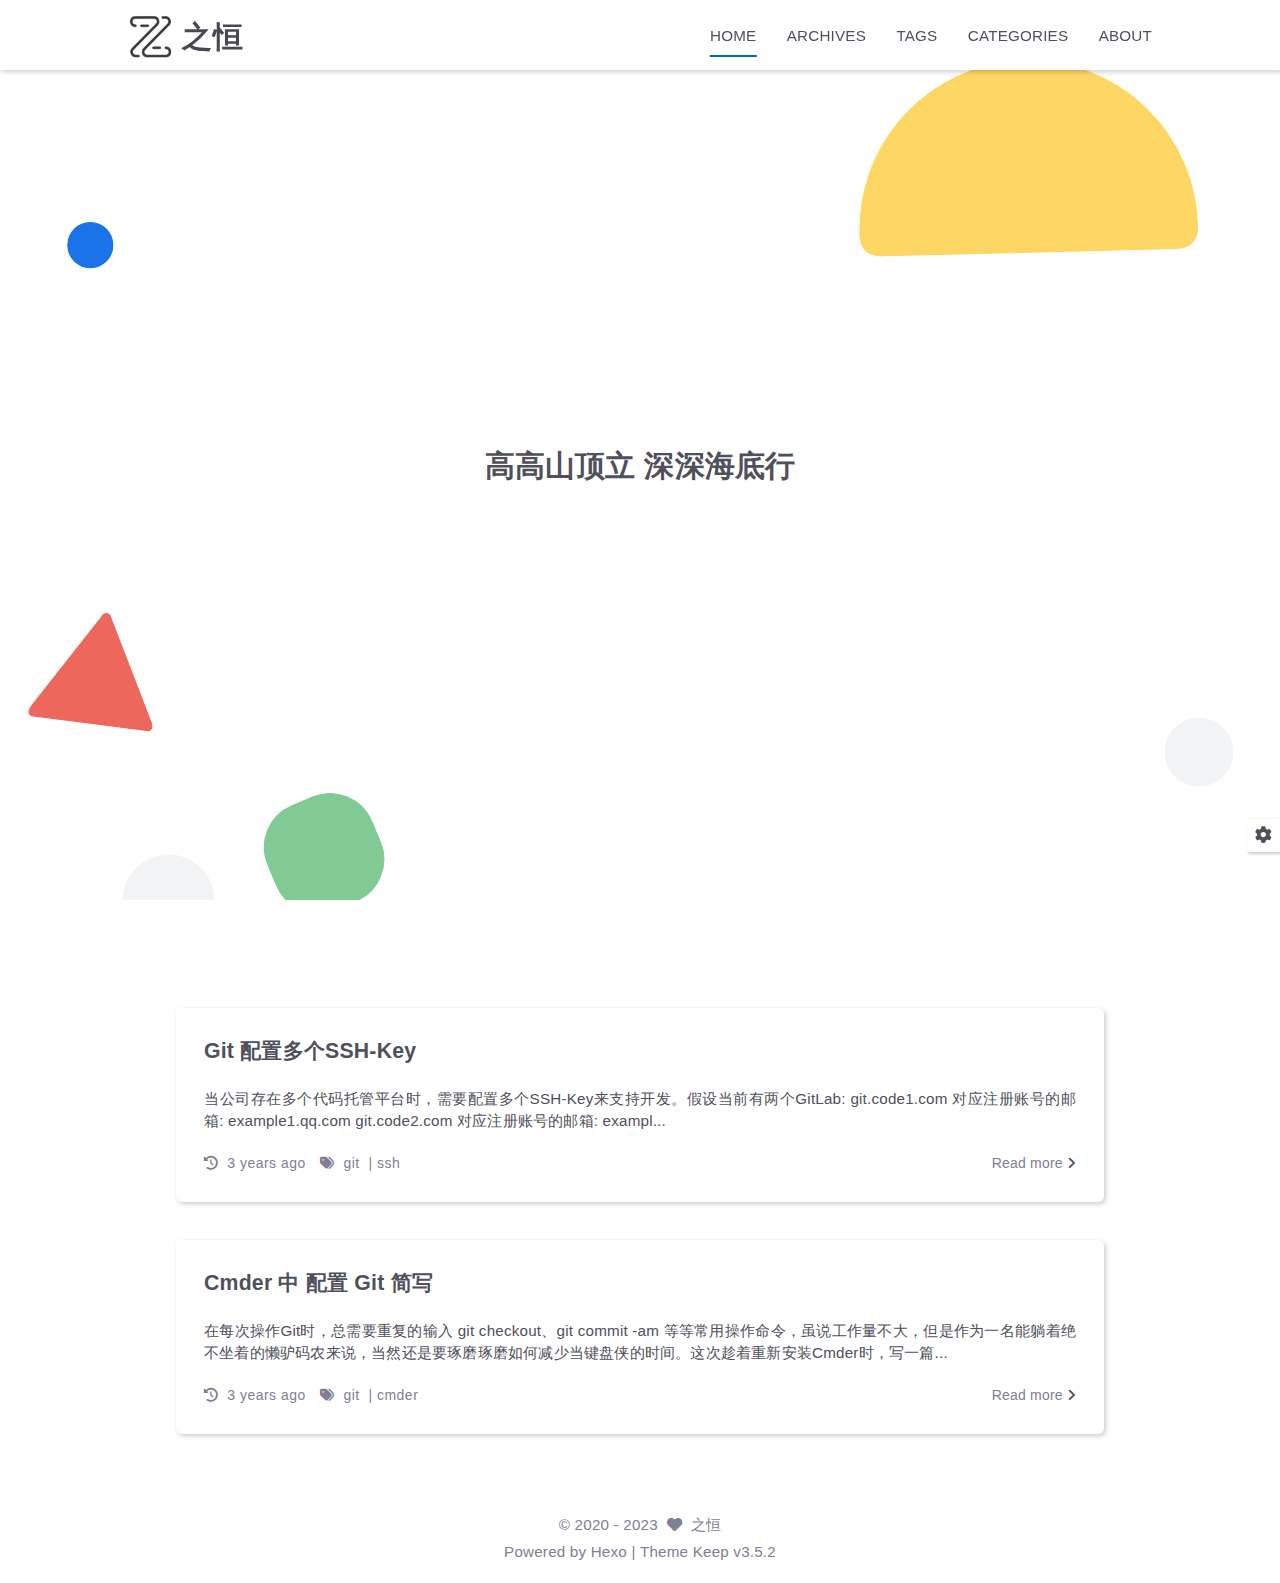
<file: index.html>
<!DOCTYPE html>
<html lang="en">
<head>
    <meta charset="utf-8">
    <meta name="viewport" content="width=device-width, initial-scale=1, maximum-scale=1">
    <meta name="keywords" content="Hexo Theme Keep">
    <meta name="description" content="Hexo Theme Keep">
    <meta name="author" content="之恒">
    
    <title>
        
        之恒
    </title>
    
<link rel="stylesheet" href="/css/style.css">

    <link rel="shortcut icon" href="/images/logo.png">
    
<link rel="stylesheet" href="/fontawesome/css/fontawesome.min.css">

    
<link rel="stylesheet" href="/fontawesome/css/regular.min.css">

    
<link rel="stylesheet" href="/fontawesome/css/solid.min.css">

    
<link rel="stylesheet" href="/fontawesome/css/brands.min.css">

    <script id="hexo-configurations">
    let KEEP = window.KEEP || {};
    KEEP.hexo_config = {"hostname":"example.com","root":"/","language":"en"};
    KEEP.theme_config = {"toc":{"enable":false,"number":false,"expand_all":false,"init_open":false},"style":{"primary_color":"#0066cc","logo":"/images/logo.png","favicon":"/images/logo.png","avatar":"/images/avatar.png","font_size":null,"font_family":null,"hover":{"shadow":false,"scale":false},"first_screen":{"enable":true,"header_transparent":false,"background_img":"/images/bg.svg","description":"高高山顶立 深深海底行","font_color":null,"hitokoto":false},"scroll":{"progress_bar":true,"percent":true}},"local_search":{"enable":false,"preload":false},"code_copy":{},"code_block":{"tools":{"enable":false,"style":"default"},"highlight_theme":"default"},"side_tools":{},"pjax":{"enable":false},"lazyload":{"enable":false},"comment":{"enable":false,"use":"valine","valine":{"appid":null,"appkey":null,"placeholder":null},"gitalk":{"github_id":null,"github_admins":null,"repository":null,"client_id":null,"client_secret":null},"twikoo":{"env_id":null,"region":null,"version":"1.6.7"},"waline":{"server_url":null,"reaction":false,"version":2}},"post":{"author_label":{"enable":true,"auto":true,"custom_label_list":["Trainee","Engineer","Architect"]},"word_count":{"enable":false,"wordcount":false,"min2read":false},"img_align":"left","copyright_info":false},"version":"3.5.2"};
    KEEP.language_ago = {"second":"%s seconds ago","minute":"%s minutes ago","hour":"%s hours ago","day":"%s days ago","week":"%s weeks ago","month":"%s months ago","year":"%s years ago"};
    KEEP.language_code_block = {"copy":"Copy code","copied":"Copied","fold":"Fold code block","folded":"Folded"};
  </script>
<meta name="generator" content="Hexo 5.4.2"></head>


<body>
<div class="progress-bar-container">
    
        <span class="scroll-progress-bar"></span>
    

    
</div>


<main class="page-container">

    
        
<div class="first-screen-container flex-center fade-in-down-animation">
    <div class="content flex-center">
        
            <div class="description hitokoto">
                
                    <div class="desc-item">高高山顶立 深深海底行</div>
                
            </div>
        
        
        
    </div>
</div>

    

    <div class="page-main-content is-home">

        <div class="page-main-content-top">
            
<header class="header-wrapper">

    <div class="header-content has-first-screen">
        <div class="left">
            
                <a class="logo-image" href="/">
                    <img src="/images/logo.png">
                </a>
            
            <a class="logo-title" href="/">
               之恒
            </a>
        </div>

        <div class="right">
            <div class="pc">
                <ul class="menu-list">
                    
                        <li class="menu-item">
                            <a class="active"
                               href="/"
                            >
                                HOME
                            </a>
                        </li>
                    
                        <li class="menu-item">
                            <a class=""
                               href="/archives"
                            >
                                ARCHIVES
                            </a>
                        </li>
                    
                        <li class="menu-item">
                            <a class=""
                               href="/tags"
                            >
                                TAGS
                            </a>
                        </li>
                    
                        <li class="menu-item">
                            <a class=""
                               href="/categories"
                            >
                                CATEGORIES
                            </a>
                        </li>
                    
                        <li class="menu-item">
                            <a class=""
                               href="/about"
                            >
                                ABOUT
                            </a>
                        </li>
                    
                    
                </ul>
            </div>
            <div class="mobile">
                
                <div class="icon-item menu-bar">
                    <div class="menu-bar-middle"></div>
                </div>
            </div>
        </div>
    </div>

    <div class="header-drawer">
        <ul class="drawer-menu-list">
            
                <li class="drawer-menu-item flex-center">
                    <a class="active"
                       href="/">HOME</a>
                </li>
            
                <li class="drawer-menu-item flex-center">
                    <a class=""
                       href="/archives">ARCHIVES</a>
                </li>
            
                <li class="drawer-menu-item flex-center">
                    <a class=""
                       href="/tags">TAGS</a>
                </li>
            
                <li class="drawer-menu-item flex-center">
                    <a class=""
                       href="/categories">CATEGORIES</a>
                </li>
            
                <li class="drawer-menu-item flex-center">
                    <a class=""
                       href="/about">ABOUT</a>
                </li>
            
        </ul>
    </div>

    <div class="window-mask"></div>

</header>


        </div>

        <div class="page-main-content-middle">

            <div class="main-content">

                
                    <div class="home-content-container fade-in-down-animation">
    <ul class="home-article-list">
        
            <li class="home-article-item">

                

                <h3 class="home-article-title">
                    <a href="/2023/01/09/git-ssh-multiple/">
                        Git 配置多个SSH-Key
                    </a>
                </h3>

                <div class="home-article-content keep-markdown-body">
                    
                        
当公司存在多个代码托管平台时，需要配置多个SSH-Key来支持开发。假设当前有两个GitLab:  

git.code1.com 对应注册账号的邮箱: example1.qq.com
git.code2.com 对应注册账号的邮箱: exampl...
                    
                </div>

                
<div class="home-article-meta-info-container">
    <div class="home-article-meta-info">
        <span>
            <i class="fas fa-history"></i>&nbsp;
            <span class="home-article-date" data-date="Mon Jan 09 2023 18:25:17 GMT+0800">
                2023-01-09
            </span>
        </span>
        
        
            <span class="home-article-tag">
                <i class="fas fa-tags"></i>&nbsp;
                <ul>
                    
                        <li>
                            
                            <a href="/tags/git/">git</a>&nbsp;
                        </li>
                    
                        <li>
                            | 
                            <a href="/tags/ssh/">ssh</a>&nbsp;
                        </li>
                    
                </ul>
            </span>
        
    </div>

    <a class="read-more" href="/2023/01/09/git-ssh-multiple/">Read more&nbsp;<i class="fas fa-angle-right"></i></a>
</div>

            </li>
        
            <li class="home-article-item">

                

                <h3 class="home-article-title">
                    <a href="/2023/01/08/cmder-git-abbreviation/">
                        Cmder 中 配置 Git 简写
                    </a>
                </h3>

                <div class="home-article-content keep-markdown-body">
                    
                        
在每次操作Git时，总需要重复的输入 git checkout、git commit -am 等等常用操作命令，虽说工作量不大，但是作为一名能躺着绝不坐着的懒驴码农来说，当然还是要琢磨琢磨如何减少当键盘侠的时间。这次趁着重新安装Cmder时，写一篇...
                    
                </div>

                
<div class="home-article-meta-info-container">
    <div class="home-article-meta-info">
        <span>
            <i class="fas fa-history"></i>&nbsp;
            <span class="home-article-date" data-date="Tue Jan 10 2023 11:09:05 GMT+0800">
                2023-01-10
            </span>
        </span>
        
        
            <span class="home-article-tag">
                <i class="fas fa-tags"></i>&nbsp;
                <ul>
                    
                        <li>
                            
                            <a href="/tags/git/">git</a>&nbsp;
                        </li>
                    
                        <li>
                            | 
                            <a href="/tags/cmder/">cmder</a>&nbsp;
                        </li>
                    
                </ul>
            </span>
        
    </div>

    <a class="read-more" href="/2023/01/08/cmder-git-abbreviation/">Read more&nbsp;<i class="fas fa-angle-right"></i></a>
</div>

            </li>
        
    </ul>

    <div class="home-paginator">
        <div class="paginator">
    

    
</div>

    </div>
</div>


                
            </div>

        </div>

        <div class="page-main-content-bottom">
            
<footer class="footer">
    <div class="info-container">
        <div class="copyright-info info-item">
            &copy;
            
                <span>2020</span> -
            
            2023
            
                &nbsp;<i class="fas fa-heart icon-animate"></i>
                &nbsp;<a href="/">之恒</a>
            
        </div>
        
        <div class="theme-info info-item">
            Powered by <a target="_blank" href="https://hexo.io">Hexo</a>&nbsp;|&nbsp;Theme&nbsp;<a class="theme-version" target="_blank" href="https://github.com/XPoet/hexo-theme-keep">Keep v3.5.2</a>
        </div>
        
        
    </div>
</footer>

        </div>
    </div>

    

    <div class="right-bottom-side-tools">
        <div class="side-tools-container">
    <ul class="side-tools-list">
        <li class="tools-item tool-font-adjust-plus flex-center">
            <i class="fas fa-search-plus"></i>
        </li>

        <li class="tools-item tool-font-adjust-minus flex-center">
            <i class="fas fa-search-minus"></i>
        </li>

        <li class="tools-item tool-dark-light-toggle flex-center">
            <i class="fas fa-moon"></i>
        </li>

        <!-- rss -->
        

        

        <li class="tools-item tool-scroll-to-bottom flex-center">
            <i class="fas fa-arrow-down"></i>
        </li>
    </ul>

    <ul class="exposed-tools-list">
        <li class="tools-item tool-toggle-show flex-center">
            <i class="fas fa-cog fa-spin"></i>
        </li>
        
            <li class="tools-item tool-scroll-to-top flex-center">
                <i class="arrow-up fas fa-arrow-up"></i>
                <span class="percent"></span>
            </li>
        
    </ul>
</div>

    </div>

    <div class="zoom-in-image-mask">
    <img class="zoom-in-image">
</div>


    

</main>





<script src="/js/utils.js"></script>

<script src="/js/main.js"></script>

<script src="/js/header-shrink.js"></script>

<script src="/js/back2top.js"></script>

<script src="/js/dark-light-toggle.js"></script>










<div class="post-scripts">
    
</div>



</body>
</html>
</file>
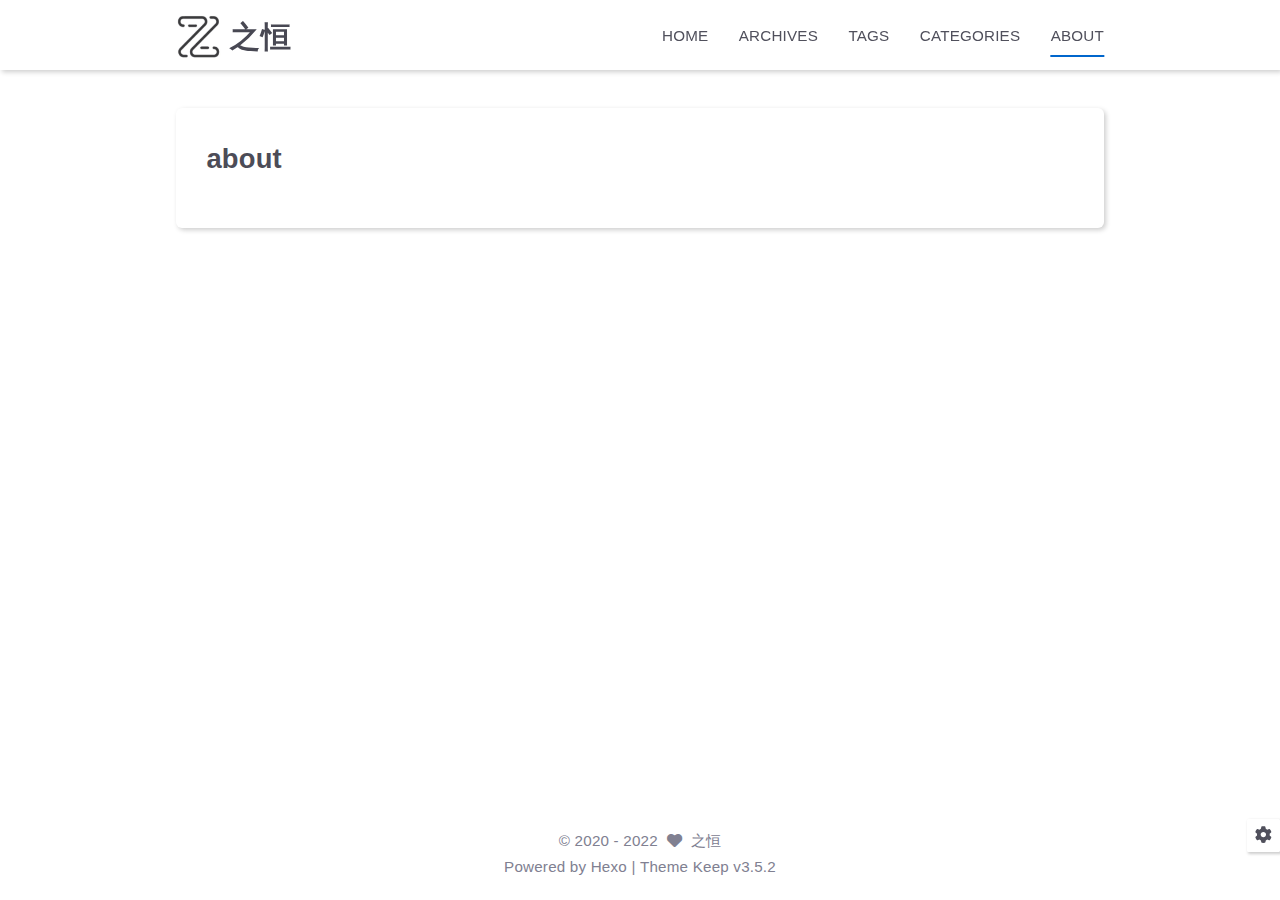
<file: about/index.html>
<!DOCTYPE html>
<html lang="en">
<head>
    <meta charset="utf-8">
    <meta name="viewport" content="width=device-width, initial-scale=1, maximum-scale=1">
    <meta name="keywords" content="Hexo Theme Keep">
    <meta name="description" content="Hexo Theme Keep">
    <meta name="author" content="之恒">
    
    <title>
        
            About |
        
        之恒
    </title>
    
<link rel="stylesheet" href="/css/style.css">

    <link rel="shortcut icon" href="/images/logo.png">
    
<link rel="stylesheet" href="/fontawesome/css/fontawesome.min.css">

    
<link rel="stylesheet" href="/fontawesome/css/regular.min.css">

    
<link rel="stylesheet" href="/fontawesome/css/solid.min.css">

    
<link rel="stylesheet" href="/fontawesome/css/brands.min.css">

    <script id="hexo-configurations">
    let KEEP = window.KEEP || {};
    KEEP.hexo_config = {"hostname":"example.com","root":"/","language":"en"};
    KEEP.theme_config = {"toc":{"enable":false,"number":false,"expand_all":false,"init_open":false},"style":{"primary_color":"#0066cc","logo":"/images/logo.png","favicon":"/images/logo.png","avatar":"/images/avatar.png","font_size":null,"font_family":null,"hover":{"shadow":false,"scale":false},"first_screen":{"enable":true,"header_transparent":false,"background_img":"/images/bg.svg","description":"高高山顶立 深深海底行","font_color":null,"hitokoto":false},"scroll":{"progress_bar":false,"percent":false}},"local_search":{"enable":false,"preload":false},"code_copy":{},"code_block":{"tools":{"enable":false,"style":"default"},"highlight_theme":"default"},"side_tools":{},"pjax":{"enable":false},"lazyload":{"enable":false},"comment":{"enable":false,"use":"valine","valine":{"appid":null,"appkey":null,"placeholder":null},"gitalk":{"github_id":null,"github_admins":null,"repository":null,"client_id":null,"client_secret":null},"twikoo":{"env_id":null,"region":null,"version":"1.6.7"},"waline":{"server_url":null,"reaction":false,"version":2}},"post":{"author_label":{"enable":true,"auto":true,"custom_label_list":["Trainee","Engineer","Architect"]},"word_count":{"enable":false,"wordcount":false,"min2read":false},"img_align":"left","copyright_info":false},"version":"3.5.2"};
    KEEP.language_ago = {"second":"%s seconds ago","minute":"%s minutes ago","hour":"%s hours ago","day":"%s days ago","week":"%s weeks ago","month":"%s months ago","year":"%s years ago"};
    KEEP.language_code_block = {"copy":"Copy code","copied":"Copied","fold":"Fold code block","folded":"Folded"};
  </script>
<meta name="generator" content="Hexo 5.4.2"></head>


<body>
<div class="progress-bar-container">
    

    
</div>


<main class="page-container">

    

    <div class="page-main-content">

        <div class="page-main-content-top">
            
<header class="header-wrapper">

    <div class="header-content">
        <div class="left">
            
                <a class="logo-image" href="/">
                    <img src="/images/logo.png">
                </a>
            
            <a class="logo-title" href="/">
               之恒
            </a>
        </div>

        <div class="right">
            <div class="pc">
                <ul class="menu-list">
                    
                        <li class="menu-item">
                            <a class=""
                               href="/"
                            >
                                HOME
                            </a>
                        </li>
                    
                        <li class="menu-item">
                            <a class=""
                               href="/archives"
                            >
                                ARCHIVES
                            </a>
                        </li>
                    
                        <li class="menu-item">
                            <a class=""
                               href="/tags"
                            >
                                TAGS
                            </a>
                        </li>
                    
                        <li class="menu-item">
                            <a class=""
                               href="/categories"
                            >
                                CATEGORIES
                            </a>
                        </li>
                    
                        <li class="menu-item">
                            <a class="active"
                               href="/about"
                            >
                                ABOUT
                            </a>
                        </li>
                    
                    
                </ul>
            </div>
            <div class="mobile">
                
                <div class="icon-item menu-bar">
                    <div class="menu-bar-middle"></div>
                </div>
            </div>
        </div>
    </div>

    <div class="header-drawer">
        <ul class="drawer-menu-list">
            
                <li class="drawer-menu-item flex-center">
                    <a class=""
                       href="/">HOME</a>
                </li>
            
                <li class="drawer-menu-item flex-center">
                    <a class=""
                       href="/archives">ARCHIVES</a>
                </li>
            
                <li class="drawer-menu-item flex-center">
                    <a class=""
                       href="/tags">TAGS</a>
                </li>
            
                <li class="drawer-menu-item flex-center">
                    <a class=""
                       href="/categories">CATEGORIES</a>
                </li>
            
                <li class="drawer-menu-item flex-center">
                    <a class="active"
                       href="/about">ABOUT</a>
                </li>
            
        </ul>
    </div>

    <div class="window-mask"></div>

</header>


        </div>

        <div class="page-main-content-middle">

            <div class="main-content">

                
                    
<div class="fade-in-down-animation">
    <div class="page-template-container">
        
        
        <div class="page-template-content keep-markdown-body">
            
                <h1>about</h1>
            
        </div>
        
    </div>
</div>


                
            </div>

        </div>

        <div class="page-main-content-bottom">
            
<footer class="footer">
    <div class="info-container">
        <div class="copyright-info info-item">
            &copy;
            
                <span>2020</span> -
            
            2022
            
                &nbsp;<i class="fas fa-heart icon-animate"></i>
                &nbsp;<a href="/">之恒</a>
            
        </div>
        
        <div class="theme-info info-item">
            Powered by <a target="_blank" href="https://hexo.io">Hexo</a>&nbsp;|&nbsp;Theme&nbsp;<a class="theme-version" target="_blank" href="https://github.com/XPoet/hexo-theme-keep">Keep v3.5.2</a>
        </div>
        
        
    </div>
</footer>

        </div>
    </div>

    

    <div class="right-bottom-side-tools">
        <div class="side-tools-container">
    <ul class="side-tools-list">
        <li class="tools-item tool-font-adjust-plus flex-center">
            <i class="fas fa-search-plus"></i>
        </li>

        <li class="tools-item tool-font-adjust-minus flex-center">
            <i class="fas fa-search-minus"></i>
        </li>

        <li class="tools-item tool-dark-light-toggle flex-center">
            <i class="fas fa-moon"></i>
        </li>

        <!-- rss -->
        

        
            <li class="tools-item tool-scroll-to-top flex-center">
                <i class="fas fa-arrow-up"></i>
            </li>
        

        <li class="tools-item tool-scroll-to-bottom flex-center">
            <i class="fas fa-arrow-down"></i>
        </li>
    </ul>

    <ul class="exposed-tools-list">
        <li class="tools-item tool-toggle-show flex-center">
            <i class="fas fa-cog fa-spin"></i>
        </li>
        
    </ul>
</div>

    </div>

    <div class="zoom-in-image-mask">
    <img class="zoom-in-image">
</div>


    

</main>




<script src="/js/utils.js"></script>

<script src="/js/main.js"></script>

<script src="/js/header-shrink.js"></script>

<script src="/js/back2top.js"></script>

<script src="/js/dark-light-toggle.js"></script>










<div class="post-scripts">
    
</div>



</body>
</html>
</file>
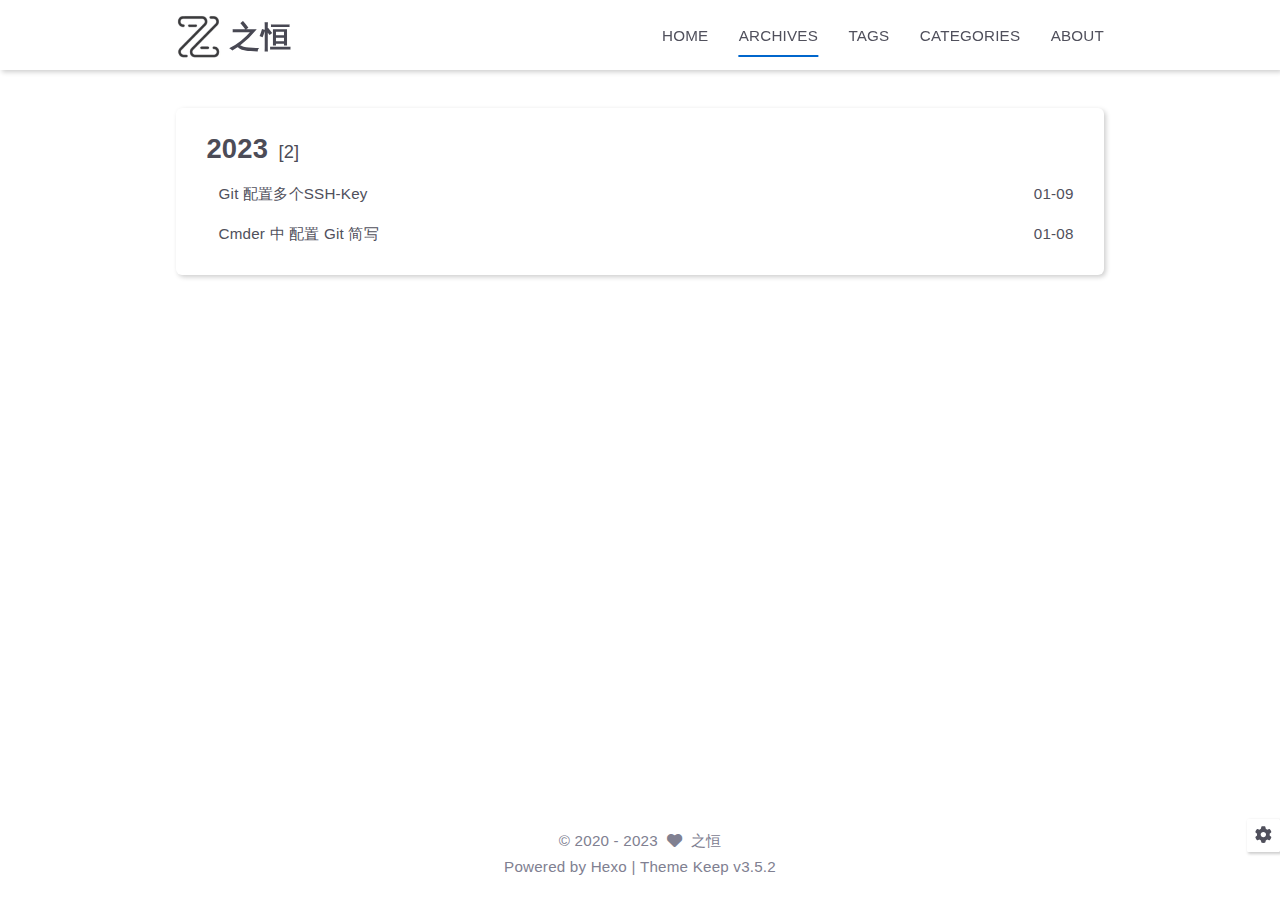
<file: archives/index.html>
<!DOCTYPE html>
<html lang="en">
<head>
    <meta charset="utf-8">
    <meta name="viewport" content="width=device-width, initial-scale=1, maximum-scale=1">
    <meta name="keywords" content="Hexo Theme Keep">
    <meta name="description" content="Hexo Theme Keep">
    <meta name="author" content="之恒">
    
    <title>
        
            Archive |
        
        之恒
    </title>
    
<link rel="stylesheet" href="/css/style.css">

    <link rel="shortcut icon" href="/images/logo.png">
    
<link rel="stylesheet" href="/fontawesome/css/fontawesome.min.css">

    
<link rel="stylesheet" href="/fontawesome/css/regular.min.css">

    
<link rel="stylesheet" href="/fontawesome/css/solid.min.css">

    
<link rel="stylesheet" href="/fontawesome/css/brands.min.css">

    <script id="hexo-configurations">
    let KEEP = window.KEEP || {};
    KEEP.hexo_config = {"hostname":"example.com","root":"/","language":"en"};
    KEEP.theme_config = {"toc":{"enable":false,"number":false,"expand_all":false,"init_open":false},"style":{"primary_color":"#0066cc","logo":"/images/logo.png","favicon":"/images/logo.png","avatar":"/images/avatar.png","font_size":null,"font_family":null,"hover":{"shadow":false,"scale":false},"first_screen":{"enable":true,"header_transparent":false,"background_img":"/images/bg.svg","description":"高高山顶立 深深海底行","font_color":null,"hitokoto":false},"scroll":{"progress_bar":true,"percent":true}},"local_search":{"enable":false,"preload":false},"code_copy":{},"code_block":{"tools":{"enable":false,"style":"default"},"highlight_theme":"default"},"side_tools":{},"pjax":{"enable":false},"lazyload":{"enable":false},"comment":{"enable":false,"use":"valine","valine":{"appid":null,"appkey":null,"placeholder":null},"gitalk":{"github_id":null,"github_admins":null,"repository":null,"client_id":null,"client_secret":null},"twikoo":{"env_id":null,"region":null,"version":"1.6.7"},"waline":{"server_url":null,"reaction":false,"version":2}},"post":{"author_label":{"enable":true,"auto":true,"custom_label_list":["Trainee","Engineer","Architect"]},"word_count":{"enable":false,"wordcount":false,"min2read":false},"img_align":"left","copyright_info":false},"version":"3.5.2"};
    KEEP.language_ago = {"second":"%s seconds ago","minute":"%s minutes ago","hour":"%s hours ago","day":"%s days ago","week":"%s weeks ago","month":"%s months ago","year":"%s years ago"};
    KEEP.language_code_block = {"copy":"Copy code","copied":"Copied","fold":"Fold code block","folded":"Folded"};
  </script>
<meta name="generator" content="Hexo 5.4.2"></head>


<body>
<div class="progress-bar-container">
    
        <span class="scroll-progress-bar"></span>
    

    
</div>


<main class="page-container">

    

    <div class="page-main-content">

        <div class="page-main-content-top">
            
<header class="header-wrapper">

    <div class="header-content">
        <div class="left">
            
                <a class="logo-image" href="/">
                    <img src="/images/logo.png">
                </a>
            
            <a class="logo-title" href="/">
               之恒
            </a>
        </div>

        <div class="right">
            <div class="pc">
                <ul class="menu-list">
                    
                        <li class="menu-item">
                            <a class=""
                               href="/"
                            >
                                HOME
                            </a>
                        </li>
                    
                        <li class="menu-item">
                            <a class="active"
                               href="/archives"
                            >
                                ARCHIVES
                            </a>
                        </li>
                    
                        <li class="menu-item">
                            <a class=""
                               href="/tags"
                            >
                                TAGS
                            </a>
                        </li>
                    
                        <li class="menu-item">
                            <a class=""
                               href="/categories"
                            >
                                CATEGORIES
                            </a>
                        </li>
                    
                        <li class="menu-item">
                            <a class=""
                               href="/about"
                            >
                                ABOUT
                            </a>
                        </li>
                    
                    
                </ul>
            </div>
            <div class="mobile">
                
                <div class="icon-item menu-bar">
                    <div class="menu-bar-middle"></div>
                </div>
            </div>
        </div>
    </div>

    <div class="header-drawer">
        <ul class="drawer-menu-list">
            
                <li class="drawer-menu-item flex-center">
                    <a class=""
                       href="/">HOME</a>
                </li>
            
                <li class="drawer-menu-item flex-center">
                    <a class="active"
                       href="/archives">ARCHIVES</a>
                </li>
            
                <li class="drawer-menu-item flex-center">
                    <a class=""
                       href="/tags">TAGS</a>
                </li>
            
                <li class="drawer-menu-item flex-center">
                    <a class=""
                       href="/categories">CATEGORIES</a>
                </li>
            
                <li class="drawer-menu-item flex-center">
                    <a class=""
                       href="/about">ABOUT</a>
                </li>
            
        </ul>
    </div>

    <div class="window-mask"></div>

</header>


        </div>

        <div class="page-main-content-middle">

            <div class="main-content">

                
                    <div class="fade-in-down-animation">
    <div class="archive-container ">
        
<div class="archive-list-container">
    
        <section class="archive-item">
            <div class="archive-item-header">
                <span class="archive-year">2023</span>
                <span class="archive-year-post-count">[2]</span>
            </div>
            <ul class="article-list">
                
                    <li class="article-item">
                        <a class="article-title"
                           href="/2023/01/09/git-ssh-multiple/"
                        >Git 配置多个SSH-Key</a>
                        <span class="article-date">01-09</span>
                    </li>
                
                    <li class="article-item">
                        <a class="article-title"
                           href="/2023/01/08/cmder-git-abbreviation/"
                        >Cmder 中 配置 Git 简写</a>
                        <span class="article-date">01-08</span>
                    </li>
                
            </ul>
        </section>
    
</div>

    </div>
</div>

                
            </div>

        </div>

        <div class="page-main-content-bottom">
            
<footer class="footer">
    <div class="info-container">
        <div class="copyright-info info-item">
            &copy;
            
                <span>2020</span> -
            
            2023
            
                &nbsp;<i class="fas fa-heart icon-animate"></i>
                &nbsp;<a href="/">之恒</a>
            
        </div>
        
        <div class="theme-info info-item">
            Powered by <a target="_blank" href="https://hexo.io">Hexo</a>&nbsp;|&nbsp;Theme&nbsp;<a class="theme-version" target="_blank" href="https://github.com/XPoet/hexo-theme-keep">Keep v3.5.2</a>
        </div>
        
        
    </div>
</footer>

        </div>
    </div>

    

    <div class="right-bottom-side-tools">
        <div class="side-tools-container">
    <ul class="side-tools-list">
        <li class="tools-item tool-font-adjust-plus flex-center">
            <i class="fas fa-search-plus"></i>
        </li>

        <li class="tools-item tool-font-adjust-minus flex-center">
            <i class="fas fa-search-minus"></i>
        </li>

        <li class="tools-item tool-dark-light-toggle flex-center">
            <i class="fas fa-moon"></i>
        </li>

        <!-- rss -->
        

        

        <li class="tools-item tool-scroll-to-bottom flex-center">
            <i class="fas fa-arrow-down"></i>
        </li>
    </ul>

    <ul class="exposed-tools-list">
        <li class="tools-item tool-toggle-show flex-center">
            <i class="fas fa-cog fa-spin"></i>
        </li>
        
            <li class="tools-item tool-scroll-to-top flex-center">
                <i class="arrow-up fas fa-arrow-up"></i>
                <span class="percent"></span>
            </li>
        
    </ul>
</div>

    </div>

    <div class="zoom-in-image-mask">
    <img class="zoom-in-image">
</div>


    

</main>




<script src="/js/utils.js"></script>

<script src="/js/main.js"></script>

<script src="/js/header-shrink.js"></script>

<script src="/js/back2top.js"></script>

<script src="/js/dark-light-toggle.js"></script>










<div class="post-scripts">
    
</div>



</body>
</html>
</file>
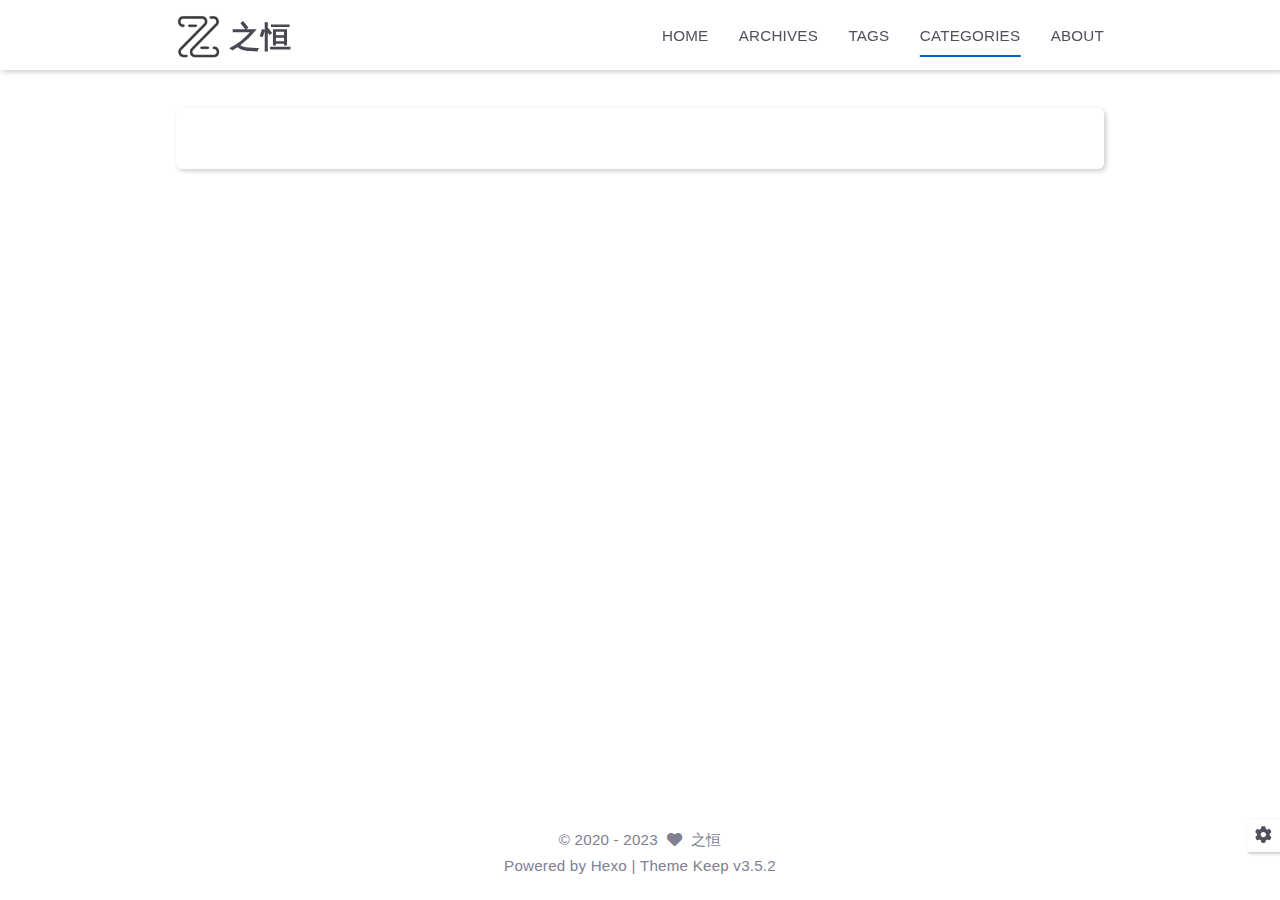
<file: categories/index.html>
<!DOCTYPE html>
<html lang="en">
<head>
    <meta charset="utf-8">
    <meta name="viewport" content="width=device-width, initial-scale=1, maximum-scale=1">
    <meta name="keywords" content="Hexo Theme Keep">
    <meta name="description" content="Hexo Theme Keep">
    <meta name="author" content="之恒">
    
    <title>
        
            Categories |
        
        之恒
    </title>
    
<link rel="stylesheet" href="/css/style.css">

    <link rel="shortcut icon" href="/images/logo.png">
    
<link rel="stylesheet" href="/fontawesome/css/fontawesome.min.css">

    
<link rel="stylesheet" href="/fontawesome/css/regular.min.css">

    
<link rel="stylesheet" href="/fontawesome/css/solid.min.css">

    
<link rel="stylesheet" href="/fontawesome/css/brands.min.css">

    <script id="hexo-configurations">
    let KEEP = window.KEEP || {};
    KEEP.hexo_config = {"hostname":"example.com","root":"/","language":"en"};
    KEEP.theme_config = {"toc":{"enable":false,"number":false,"expand_all":false,"init_open":false},"style":{"primary_color":"#0066cc","logo":"/images/logo.png","favicon":"/images/logo.png","avatar":"/images/avatar.png","font_size":null,"font_family":null,"hover":{"shadow":false,"scale":false},"first_screen":{"enable":true,"header_transparent":false,"background_img":"/images/bg.svg","description":"高高山顶立 深深海底行","font_color":null,"hitokoto":false},"scroll":{"progress_bar":true,"percent":true}},"local_search":{"enable":false,"preload":false},"code_copy":{},"code_block":{"tools":{"enable":false,"style":"default"},"highlight_theme":"default"},"side_tools":{},"pjax":{"enable":false},"lazyload":{"enable":false},"comment":{"enable":false,"use":"valine","valine":{"appid":null,"appkey":null,"placeholder":null},"gitalk":{"github_id":null,"github_admins":null,"repository":null,"client_id":null,"client_secret":null},"twikoo":{"env_id":null,"region":null,"version":"1.6.7"},"waline":{"server_url":null,"reaction":false,"version":2}},"post":{"author_label":{"enable":true,"auto":true,"custom_label_list":["Trainee","Engineer","Architect"]},"word_count":{"enable":false,"wordcount":false,"min2read":false},"img_align":"left","copyright_info":false},"version":"3.5.2"};
    KEEP.language_ago = {"second":"%s seconds ago","minute":"%s minutes ago","hour":"%s hours ago","day":"%s days ago","week":"%s weeks ago","month":"%s months ago","year":"%s years ago"};
    KEEP.language_code_block = {"copy":"Copy code","copied":"Copied","fold":"Fold code block","folded":"Folded"};
  </script>
<meta name="generator" content="Hexo 5.4.2"></head>


<body>
<div class="progress-bar-container">
    
        <span class="scroll-progress-bar"></span>
    

    
</div>


<main class="page-container">

    

    <div class="page-main-content">

        <div class="page-main-content-top">
            
<header class="header-wrapper">

    <div class="header-content">
        <div class="left">
            
                <a class="logo-image" href="/">
                    <img src="/images/logo.png">
                </a>
            
            <a class="logo-title" href="/">
               之恒
            </a>
        </div>

        <div class="right">
            <div class="pc">
                <ul class="menu-list">
                    
                        <li class="menu-item">
                            <a class=""
                               href="/"
                            >
                                HOME
                            </a>
                        </li>
                    
                        <li class="menu-item">
                            <a class=""
                               href="/archives"
                            >
                                ARCHIVES
                            </a>
                        </li>
                    
                        <li class="menu-item">
                            <a class=""
                               href="/tags"
                            >
                                TAGS
                            </a>
                        </li>
                    
                        <li class="menu-item">
                            <a class="active"
                               href="/categories"
                            >
                                CATEGORIES
                            </a>
                        </li>
                    
                        <li class="menu-item">
                            <a class=""
                               href="/about"
                            >
                                ABOUT
                            </a>
                        </li>
                    
                    
                </ul>
            </div>
            <div class="mobile">
                
                <div class="icon-item menu-bar">
                    <div class="menu-bar-middle"></div>
                </div>
            </div>
        </div>
    </div>

    <div class="header-drawer">
        <ul class="drawer-menu-list">
            
                <li class="drawer-menu-item flex-center">
                    <a class=""
                       href="/">HOME</a>
                </li>
            
                <li class="drawer-menu-item flex-center">
                    <a class=""
                       href="/archives">ARCHIVES</a>
                </li>
            
                <li class="drawer-menu-item flex-center">
                    <a class=""
                       href="/tags">TAGS</a>
                </li>
            
                <li class="drawer-menu-item flex-center">
                    <a class="active"
                       href="/categories">CATEGORIES</a>
                </li>
            
                <li class="drawer-menu-item flex-center">
                    <a class=""
                       href="/about">ABOUT</a>
                </li>
            
        </ul>
    </div>

    <div class="window-mask"></div>

</header>


        </div>

        <div class="page-main-content-middle">

            <div class="main-content">

                
                    <div class="fade-in-down-animation">
    <div class="category-list-container">
        <div class="category-list-content">
            
        </div>
        <div class="category-comments">
            
        </div>
    </div>
</div>


                
            </div>

        </div>

        <div class="page-main-content-bottom">
            
<footer class="footer">
    <div class="info-container">
        <div class="copyright-info info-item">
            &copy;
            
                <span>2020</span> -
            
            2023
            
                &nbsp;<i class="fas fa-heart icon-animate"></i>
                &nbsp;<a href="/">之恒</a>
            
        </div>
        
        <div class="theme-info info-item">
            Powered by <a target="_blank" href="https://hexo.io">Hexo</a>&nbsp;|&nbsp;Theme&nbsp;<a class="theme-version" target="_blank" href="https://github.com/XPoet/hexo-theme-keep">Keep v3.5.2</a>
        </div>
        
        
    </div>
</footer>

        </div>
    </div>

    

    <div class="right-bottom-side-tools">
        <div class="side-tools-container">
    <ul class="side-tools-list">
        <li class="tools-item tool-font-adjust-plus flex-center">
            <i class="fas fa-search-plus"></i>
        </li>

        <li class="tools-item tool-font-adjust-minus flex-center">
            <i class="fas fa-search-minus"></i>
        </li>

        <li class="tools-item tool-dark-light-toggle flex-center">
            <i class="fas fa-moon"></i>
        </li>

        <!-- rss -->
        

        

        <li class="tools-item tool-scroll-to-bottom flex-center">
            <i class="fas fa-arrow-down"></i>
        </li>
    </ul>

    <ul class="exposed-tools-list">
        <li class="tools-item tool-toggle-show flex-center">
            <i class="fas fa-cog fa-spin"></i>
        </li>
        
            <li class="tools-item tool-scroll-to-top flex-center">
                <i class="arrow-up fas fa-arrow-up"></i>
                <span class="percent"></span>
            </li>
        
    </ul>
</div>

    </div>

    <div class="zoom-in-image-mask">
    <img class="zoom-in-image">
</div>


    

</main>




<script src="/js/utils.js"></script>

<script src="/js/main.js"></script>

<script src="/js/header-shrink.js"></script>

<script src="/js/back2top.js"></script>

<script src="/js/dark-light-toggle.js"></script>










<div class="post-scripts">
    
</div>



</body>
</html>
</file>
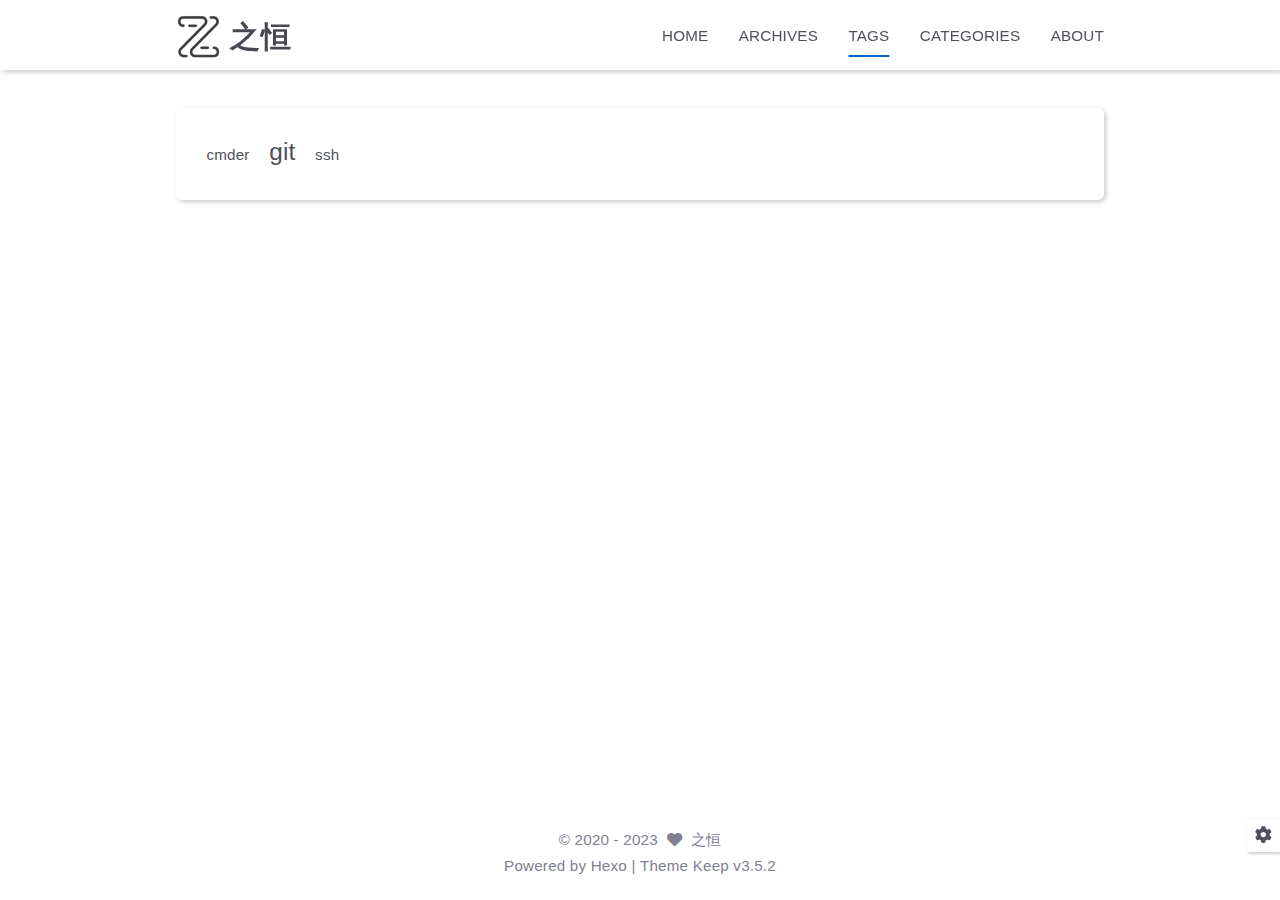
<file: tags/index.html>
<!DOCTYPE html>
<html lang="en">
<head>
    <meta charset="utf-8">
    <meta name="viewport" content="width=device-width, initial-scale=1, maximum-scale=1">
    <meta name="keywords" content="Hexo Theme Keep">
    <meta name="description" content="Hexo Theme Keep">
    <meta name="author" content="之恒">
    
    <title>
        
            Tags |
        
        之恒
    </title>
    
<link rel="stylesheet" href="/css/style.css">

    <link rel="shortcut icon" href="/images/logo.png">
    
<link rel="stylesheet" href="/fontawesome/css/fontawesome.min.css">

    
<link rel="stylesheet" href="/fontawesome/css/regular.min.css">

    
<link rel="stylesheet" href="/fontawesome/css/solid.min.css">

    
<link rel="stylesheet" href="/fontawesome/css/brands.min.css">

    <script id="hexo-configurations">
    let KEEP = window.KEEP || {};
    KEEP.hexo_config = {"hostname":"example.com","root":"/","language":"en"};
    KEEP.theme_config = {"toc":{"enable":false,"number":false,"expand_all":false,"init_open":false},"style":{"primary_color":"#0066cc","logo":"/images/logo.png","favicon":"/images/logo.png","avatar":"/images/avatar.png","font_size":null,"font_family":null,"hover":{"shadow":false,"scale":false},"first_screen":{"enable":true,"header_transparent":false,"background_img":"/images/bg.svg","description":"高高山顶立 深深海底行","font_color":null,"hitokoto":false},"scroll":{"progress_bar":true,"percent":true}},"local_search":{"enable":false,"preload":false},"code_copy":{},"code_block":{"tools":{"enable":false,"style":"default"},"highlight_theme":"default"},"side_tools":{},"pjax":{"enable":false},"lazyload":{"enable":false},"comment":{"enable":false,"use":"valine","valine":{"appid":null,"appkey":null,"placeholder":null},"gitalk":{"github_id":null,"github_admins":null,"repository":null,"client_id":null,"client_secret":null},"twikoo":{"env_id":null,"region":null,"version":"1.6.7"},"waline":{"server_url":null,"reaction":false,"version":2}},"post":{"author_label":{"enable":true,"auto":true,"custom_label_list":["Trainee","Engineer","Architect"]},"word_count":{"enable":false,"wordcount":false,"min2read":false},"img_align":"left","copyright_info":false},"version":"3.5.2"};
    KEEP.language_ago = {"second":"%s seconds ago","minute":"%s minutes ago","hour":"%s hours ago","day":"%s days ago","week":"%s weeks ago","month":"%s months ago","year":"%s years ago"};
    KEEP.language_code_block = {"copy":"Copy code","copied":"Copied","fold":"Fold code block","folded":"Folded"};
  </script>
<meta name="generator" content="Hexo 5.4.2"></head>


<body>
<div class="progress-bar-container">
    
        <span class="scroll-progress-bar"></span>
    

    
</div>


<main class="page-container">

    

    <div class="page-main-content">

        <div class="page-main-content-top">
            
<header class="header-wrapper">

    <div class="header-content">
        <div class="left">
            
                <a class="logo-image" href="/">
                    <img src="/images/logo.png">
                </a>
            
            <a class="logo-title" href="/">
               之恒
            </a>
        </div>

        <div class="right">
            <div class="pc">
                <ul class="menu-list">
                    
                        <li class="menu-item">
                            <a class=""
                               href="/"
                            >
                                HOME
                            </a>
                        </li>
                    
                        <li class="menu-item">
                            <a class=""
                               href="/archives"
                            >
                                ARCHIVES
                            </a>
                        </li>
                    
                        <li class="menu-item">
                            <a class="active"
                               href="/tags"
                            >
                                TAGS
                            </a>
                        </li>
                    
                        <li class="menu-item">
                            <a class=""
                               href="/categories"
                            >
                                CATEGORIES
                            </a>
                        </li>
                    
                        <li class="menu-item">
                            <a class=""
                               href="/about"
                            >
                                ABOUT
                            </a>
                        </li>
                    
                    
                </ul>
            </div>
            <div class="mobile">
                
                <div class="icon-item menu-bar">
                    <div class="menu-bar-middle"></div>
                </div>
            </div>
        </div>
    </div>

    <div class="header-drawer">
        <ul class="drawer-menu-list">
            
                <li class="drawer-menu-item flex-center">
                    <a class=""
                       href="/">HOME</a>
                </li>
            
                <li class="drawer-menu-item flex-center">
                    <a class=""
                       href="/archives">ARCHIVES</a>
                </li>
            
                <li class="drawer-menu-item flex-center">
                    <a class="active"
                       href="/tags">TAGS</a>
                </li>
            
                <li class="drawer-menu-item flex-center">
                    <a class=""
                       href="/categories">CATEGORIES</a>
                </li>
            
                <li class="drawer-menu-item flex-center">
                    <a class=""
                       href="/about">ABOUT</a>
                </li>
            
        </ul>
    </div>

    <div class="window-mask"></div>

</header>


        </div>

        <div class="page-main-content-middle">

            <div class="main-content">

                
                    
    <div class="fade-in-down-animation">
        <div class="tagcloud-container">
            <div class="tagcloud-content">
                <a href="/tags/cmder/" style="font-size: 1rem;">cmder</a> <a href="/tags/git/" style="font-size: 1.6rem;">git</a> <a href="/tags/ssh/" style="font-size: 1rem;">ssh</a>
            </div>
        </div>
    </div>



                
            </div>

        </div>

        <div class="page-main-content-bottom">
            
<footer class="footer">
    <div class="info-container">
        <div class="copyright-info info-item">
            &copy;
            
                <span>2020</span> -
            
            2023
            
                &nbsp;<i class="fas fa-heart icon-animate"></i>
                &nbsp;<a href="/">之恒</a>
            
        </div>
        
        <div class="theme-info info-item">
            Powered by <a target="_blank" href="https://hexo.io">Hexo</a>&nbsp;|&nbsp;Theme&nbsp;<a class="theme-version" target="_blank" href="https://github.com/XPoet/hexo-theme-keep">Keep v3.5.2</a>
        </div>
        
        
    </div>
</footer>

        </div>
    </div>

    

    <div class="right-bottom-side-tools">
        <div class="side-tools-container">
    <ul class="side-tools-list">
        <li class="tools-item tool-font-adjust-plus flex-center">
            <i class="fas fa-search-plus"></i>
        </li>

        <li class="tools-item tool-font-adjust-minus flex-center">
            <i class="fas fa-search-minus"></i>
        </li>

        <li class="tools-item tool-dark-light-toggle flex-center">
            <i class="fas fa-moon"></i>
        </li>

        <!-- rss -->
        

        

        <li class="tools-item tool-scroll-to-bottom flex-center">
            <i class="fas fa-arrow-down"></i>
        </li>
    </ul>

    <ul class="exposed-tools-list">
        <li class="tools-item tool-toggle-show flex-center">
            <i class="fas fa-cog fa-spin"></i>
        </li>
        
            <li class="tools-item tool-scroll-to-top flex-center">
                <i class="arrow-up fas fa-arrow-up"></i>
                <span class="percent"></span>
            </li>
        
    </ul>
</div>

    </div>

    <div class="zoom-in-image-mask">
    <img class="zoom-in-image">
</div>


    

</main>




<script src="/js/utils.js"></script>

<script src="/js/main.js"></script>

<script src="/js/header-shrink.js"></script>

<script src="/js/back2top.js"></script>

<script src="/js/dark-light-toggle.js"></script>










<div class="post-scripts">
    
</div>



</body>
</html>
</file>
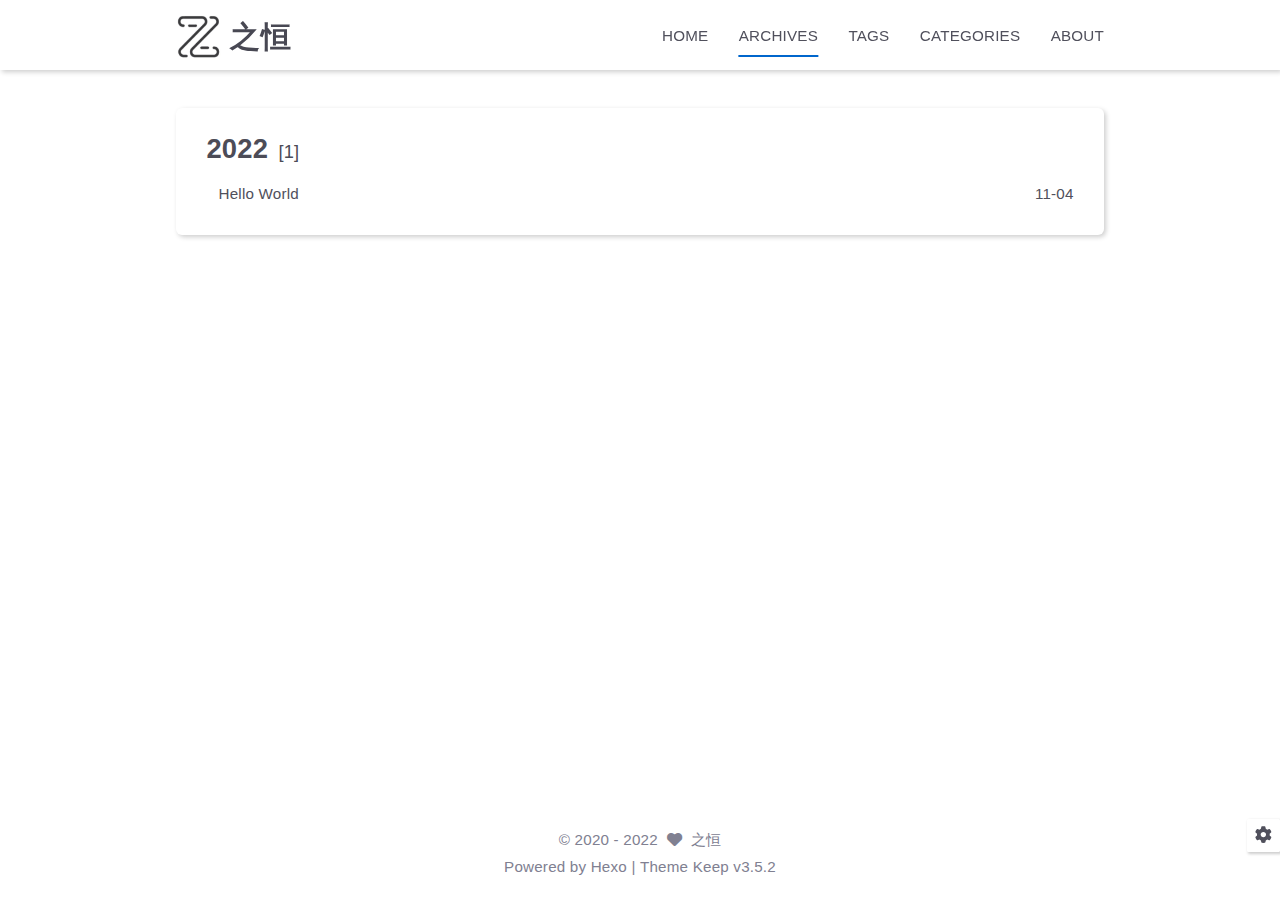
<file: archives/2022/index.html>
<!DOCTYPE html>
<html lang="en">
<head>
    <meta charset="utf-8">
    <meta name="viewport" content="width=device-width, initial-scale=1, maximum-scale=1">
    <meta name="keywords" content="Hexo Theme Keep">
    <meta name="description" content="Hexo Theme Keep">
    <meta name="author" content="之恒">
    
    <title>
        
            Archive: 2022 |
        
        之恒
    </title>
    
<link rel="stylesheet" href="/css/style.css">

    <link rel="shortcut icon" href="/images/logo.png">
    
<link rel="stylesheet" href="/fontawesome/css/fontawesome.min.css">

    
<link rel="stylesheet" href="/fontawesome/css/regular.min.css">

    
<link rel="stylesheet" href="/fontawesome/css/solid.min.css">

    
<link rel="stylesheet" href="/fontawesome/css/brands.min.css">

    <script id="hexo-configurations">
    let KEEP = window.KEEP || {};
    KEEP.hexo_config = {"hostname":"example.com","root":"/","language":"en"};
    KEEP.theme_config = {"toc":{"enable":false,"number":false,"expand_all":false,"init_open":false},"style":{"primary_color":"#0066cc","logo":"/images/logo.png","favicon":"/images/logo.png","avatar":"/images/avatar.png","font_size":null,"font_family":null,"hover":{"shadow":false,"scale":false},"first_screen":{"enable":true,"header_transparent":false,"background_img":"/images/bg.svg","description":"高高山顶立 深深海底行","font_color":null,"hitokoto":false},"scroll":{"progress_bar":false,"percent":false}},"local_search":{"enable":false,"preload":false},"code_copy":{},"code_block":{"tools":{"enable":false,"style":"default"},"highlight_theme":"default"},"side_tools":{},"pjax":{"enable":false},"lazyload":{"enable":false},"comment":{"enable":false,"use":"valine","valine":{"appid":null,"appkey":null,"placeholder":null},"gitalk":{"github_id":null,"github_admins":null,"repository":null,"client_id":null,"client_secret":null},"twikoo":{"env_id":null,"region":null,"version":"1.6.7"},"waline":{"server_url":null,"reaction":false,"version":2}},"post":{"author_label":{"enable":true,"auto":true,"custom_label_list":["Trainee","Engineer","Architect"]},"word_count":{"enable":false,"wordcount":false,"min2read":false},"img_align":"left","copyright_info":false},"version":"3.5.2"};
    KEEP.language_ago = {"second":"%s seconds ago","minute":"%s minutes ago","hour":"%s hours ago","day":"%s days ago","week":"%s weeks ago","month":"%s months ago","year":"%s years ago"};
    KEEP.language_code_block = {"copy":"Copy code","copied":"Copied","fold":"Fold code block","folded":"Folded"};
  </script>
<meta name="generator" content="Hexo 5.4.2"></head>


<body>
<div class="progress-bar-container">
    

    
</div>


<main class="page-container">

    

    <div class="page-main-content">

        <div class="page-main-content-top">
            
<header class="header-wrapper">

    <div class="header-content">
        <div class="left">
            
                <a class="logo-image" href="/">
                    <img src="/images/logo.png">
                </a>
            
            <a class="logo-title" href="/">
               之恒
            </a>
        </div>

        <div class="right">
            <div class="pc">
                <ul class="menu-list">
                    
                        <li class="menu-item">
                            <a class=""
                               href="/"
                            >
                                HOME
                            </a>
                        </li>
                    
                        <li class="menu-item">
                            <a class="active"
                               href="/archives"
                            >
                                ARCHIVES
                            </a>
                        </li>
                    
                        <li class="menu-item">
                            <a class=""
                               href="/tags"
                            >
                                TAGS
                            </a>
                        </li>
                    
                        <li class="menu-item">
                            <a class=""
                               href="/categories"
                            >
                                CATEGORIES
                            </a>
                        </li>
                    
                        <li class="menu-item">
                            <a class=""
                               href="/about"
                            >
                                ABOUT
                            </a>
                        </li>
                    
                    
                </ul>
            </div>
            <div class="mobile">
                
                <div class="icon-item menu-bar">
                    <div class="menu-bar-middle"></div>
                </div>
            </div>
        </div>
    </div>

    <div class="header-drawer">
        <ul class="drawer-menu-list">
            
                <li class="drawer-menu-item flex-center">
                    <a class=""
                       href="/">HOME</a>
                </li>
            
                <li class="drawer-menu-item flex-center">
                    <a class="active"
                       href="/archives">ARCHIVES</a>
                </li>
            
                <li class="drawer-menu-item flex-center">
                    <a class=""
                       href="/tags">TAGS</a>
                </li>
            
                <li class="drawer-menu-item flex-center">
                    <a class=""
                       href="/categories">CATEGORIES</a>
                </li>
            
                <li class="drawer-menu-item flex-center">
                    <a class=""
                       href="/about">ABOUT</a>
                </li>
            
        </ul>
    </div>

    <div class="window-mask"></div>

</header>


        </div>

        <div class="page-main-content-middle">

            <div class="main-content">

                
                    <div class="fade-in-down-animation">
    <div class="archive-container ">
        
<div class="archive-list-container">
    
        <section class="archive-item">
            <div class="archive-item-header">
                <span class="archive-year">2022</span>
                <span class="archive-year-post-count">[1]</span>
            </div>
            <ul class="article-list">
                
                    <li class="article-item">
                        <a class="article-title"
                           href="/2022/11/04/hello-world/"
                        >Hello World</a>
                        <span class="article-date">11-04</span>
                    </li>
                
            </ul>
        </section>
    
</div>

    </div>
</div>

                
            </div>

        </div>

        <div class="page-main-content-bottom">
            
<footer class="footer">
    <div class="info-container">
        <div class="copyright-info info-item">
            &copy;
            
                <span>2020</span> -
            
            2022
            
                &nbsp;<i class="fas fa-heart icon-animate"></i>
                &nbsp;<a href="/">之恒</a>
            
        </div>
        
        <div class="theme-info info-item">
            Powered by <a target="_blank" href="https://hexo.io">Hexo</a>&nbsp;|&nbsp;Theme&nbsp;<a class="theme-version" target="_blank" href="https://github.com/XPoet/hexo-theme-keep">Keep v3.5.2</a>
        </div>
        
        
    </div>
</footer>

        </div>
    </div>

    

    <div class="right-bottom-side-tools">
        <div class="side-tools-container">
    <ul class="side-tools-list">
        <li class="tools-item tool-font-adjust-plus flex-center">
            <i class="fas fa-search-plus"></i>
        </li>

        <li class="tools-item tool-font-adjust-minus flex-center">
            <i class="fas fa-search-minus"></i>
        </li>

        <li class="tools-item tool-dark-light-toggle flex-center">
            <i class="fas fa-moon"></i>
        </li>

        <!-- rss -->
        

        
            <li class="tools-item tool-scroll-to-top flex-center">
                <i class="fas fa-arrow-up"></i>
            </li>
        

        <li class="tools-item tool-scroll-to-bottom flex-center">
            <i class="fas fa-arrow-down"></i>
        </li>
    </ul>

    <ul class="exposed-tools-list">
        <li class="tools-item tool-toggle-show flex-center">
            <i class="fas fa-cog fa-spin"></i>
        </li>
        
    </ul>
</div>

    </div>

    <div class="zoom-in-image-mask">
    <img class="zoom-in-image">
</div>


    

</main>




<script src="/js/utils.js"></script>

<script src="/js/main.js"></script>

<script src="/js/header-shrink.js"></script>

<script src="/js/back2top.js"></script>

<script src="/js/dark-light-toggle.js"></script>










<div class="post-scripts">
    
</div>



</body>
</html>
</file>
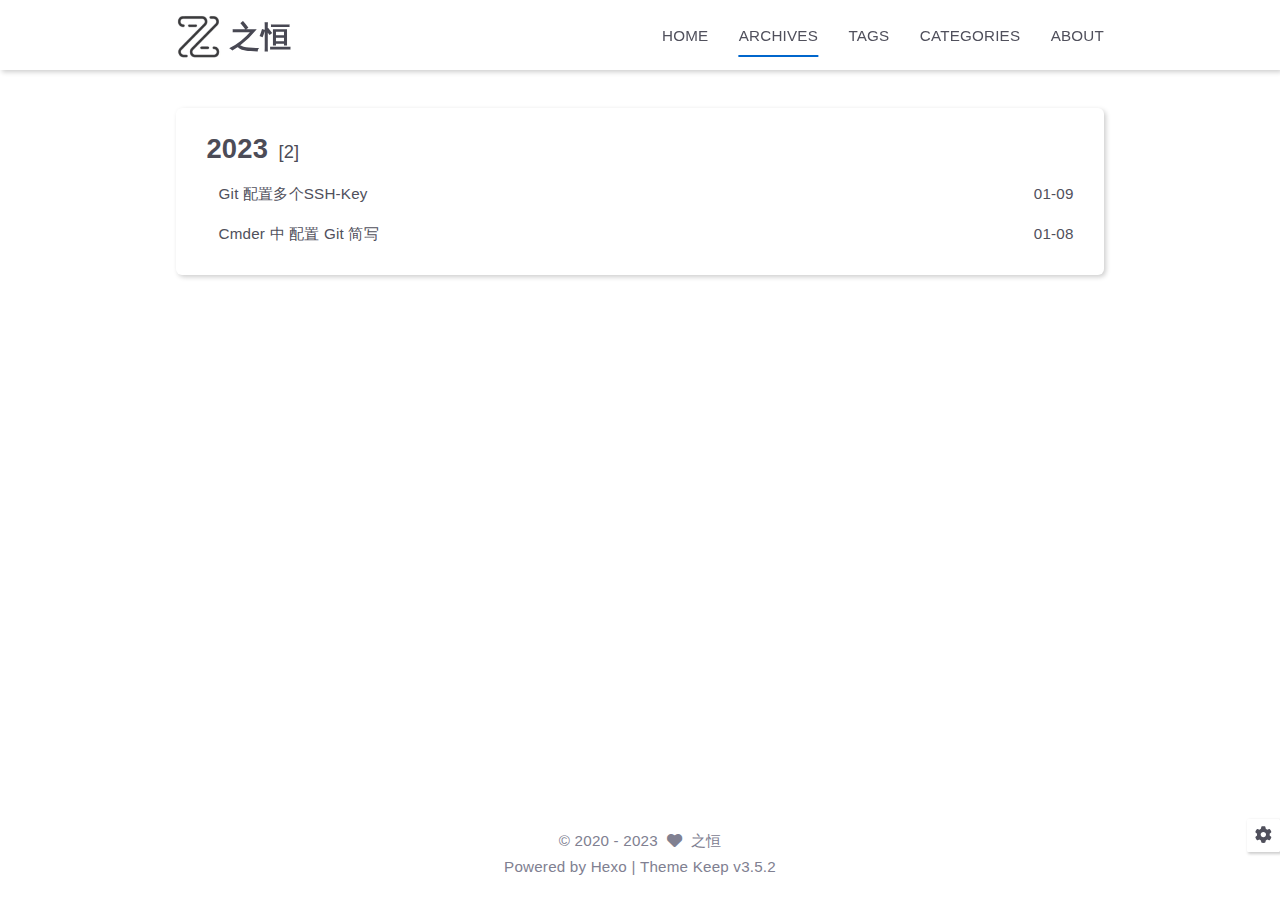
<file: archives/2023/index.html>
<!DOCTYPE html>
<html lang="en">
<head>
    <meta charset="utf-8">
    <meta name="viewport" content="width=device-width, initial-scale=1, maximum-scale=1">
    <meta name="keywords" content="Hexo Theme Keep">
    <meta name="description" content="Hexo Theme Keep">
    <meta name="author" content="之恒">
    
    <title>
        
            Archive: 2023 |
        
        之恒
    </title>
    
<link rel="stylesheet" href="/css/style.css">

    <link rel="shortcut icon" href="/images/logo.png">
    
<link rel="stylesheet" href="/fontawesome/css/fontawesome.min.css">

    
<link rel="stylesheet" href="/fontawesome/css/regular.min.css">

    
<link rel="stylesheet" href="/fontawesome/css/solid.min.css">

    
<link rel="stylesheet" href="/fontawesome/css/brands.min.css">

    <script id="hexo-configurations">
    let KEEP = window.KEEP || {};
    KEEP.hexo_config = {"hostname":"example.com","root":"/","language":"en"};
    KEEP.theme_config = {"toc":{"enable":false,"number":false,"expand_all":false,"init_open":false},"style":{"primary_color":"#0066cc","logo":"/images/logo.png","favicon":"/images/logo.png","avatar":"/images/avatar.png","font_size":null,"font_family":null,"hover":{"shadow":false,"scale":false},"first_screen":{"enable":true,"header_transparent":false,"background_img":"/images/bg.svg","description":"高高山顶立 深深海底行","font_color":null,"hitokoto":false},"scroll":{"progress_bar":true,"percent":true}},"local_search":{"enable":false,"preload":false},"code_copy":{},"code_block":{"tools":{"enable":false,"style":"default"},"highlight_theme":"default"},"side_tools":{},"pjax":{"enable":false},"lazyload":{"enable":false},"comment":{"enable":false,"use":"valine","valine":{"appid":null,"appkey":null,"placeholder":null},"gitalk":{"github_id":null,"github_admins":null,"repository":null,"client_id":null,"client_secret":null},"twikoo":{"env_id":null,"region":null,"version":"1.6.7"},"waline":{"server_url":null,"reaction":false,"version":2}},"post":{"author_label":{"enable":true,"auto":true,"custom_label_list":["Trainee","Engineer","Architect"]},"word_count":{"enable":false,"wordcount":false,"min2read":false},"img_align":"left","copyright_info":false},"version":"3.5.2"};
    KEEP.language_ago = {"second":"%s seconds ago","minute":"%s minutes ago","hour":"%s hours ago","day":"%s days ago","week":"%s weeks ago","month":"%s months ago","year":"%s years ago"};
    KEEP.language_code_block = {"copy":"Copy code","copied":"Copied","fold":"Fold code block","folded":"Folded"};
  </script>
<meta name="generator" content="Hexo 5.4.2"></head>


<body>
<div class="progress-bar-container">
    
        <span class="scroll-progress-bar"></span>
    

    
</div>


<main class="page-container">

    

    <div class="page-main-content">

        <div class="page-main-content-top">
            
<header class="header-wrapper">

    <div class="header-content">
        <div class="left">
            
                <a class="logo-image" href="/">
                    <img src="/images/logo.png">
                </a>
            
            <a class="logo-title" href="/">
               之恒
            </a>
        </div>

        <div class="right">
            <div class="pc">
                <ul class="menu-list">
                    
                        <li class="menu-item">
                            <a class=""
                               href="/"
                            >
                                HOME
                            </a>
                        </li>
                    
                        <li class="menu-item">
                            <a class="active"
                               href="/archives"
                            >
                                ARCHIVES
                            </a>
                        </li>
                    
                        <li class="menu-item">
                            <a class=""
                               href="/tags"
                            >
                                TAGS
                            </a>
                        </li>
                    
                        <li class="menu-item">
                            <a class=""
                               href="/categories"
                            >
                                CATEGORIES
                            </a>
                        </li>
                    
                        <li class="menu-item">
                            <a class=""
                               href="/about"
                            >
                                ABOUT
                            </a>
                        </li>
                    
                    
                </ul>
            </div>
            <div class="mobile">
                
                <div class="icon-item menu-bar">
                    <div class="menu-bar-middle"></div>
                </div>
            </div>
        </div>
    </div>

    <div class="header-drawer">
        <ul class="drawer-menu-list">
            
                <li class="drawer-menu-item flex-center">
                    <a class=""
                       href="/">HOME</a>
                </li>
            
                <li class="drawer-menu-item flex-center">
                    <a class="active"
                       href="/archives">ARCHIVES</a>
                </li>
            
                <li class="drawer-menu-item flex-center">
                    <a class=""
                       href="/tags">TAGS</a>
                </li>
            
                <li class="drawer-menu-item flex-center">
                    <a class=""
                       href="/categories">CATEGORIES</a>
                </li>
            
                <li class="drawer-menu-item flex-center">
                    <a class=""
                       href="/about">ABOUT</a>
                </li>
            
        </ul>
    </div>

    <div class="window-mask"></div>

</header>


        </div>

        <div class="page-main-content-middle">

            <div class="main-content">

                
                    <div class="fade-in-down-animation">
    <div class="archive-container ">
        
<div class="archive-list-container">
    
        <section class="archive-item">
            <div class="archive-item-header">
                <span class="archive-year">2023</span>
                <span class="archive-year-post-count">[2]</span>
            </div>
            <ul class="article-list">
                
                    <li class="article-item">
                        <a class="article-title"
                           href="/2023/01/09/git-ssh-multiple/"
                        >Git 配置多个SSH-Key</a>
                        <span class="article-date">01-09</span>
                    </li>
                
                    <li class="article-item">
                        <a class="article-title"
                           href="/2023/01/08/cmder-git-abbreviation/"
                        >Cmder 中 配置 Git 简写</a>
                        <span class="article-date">01-08</span>
                    </li>
                
            </ul>
        </section>
    
</div>

    </div>
</div>

                
            </div>

        </div>

        <div class="page-main-content-bottom">
            
<footer class="footer">
    <div class="info-container">
        <div class="copyright-info info-item">
            &copy;
            
                <span>2020</span> -
            
            2023
            
                &nbsp;<i class="fas fa-heart icon-animate"></i>
                &nbsp;<a href="/">之恒</a>
            
        </div>
        
        <div class="theme-info info-item">
            Powered by <a target="_blank" href="https://hexo.io">Hexo</a>&nbsp;|&nbsp;Theme&nbsp;<a class="theme-version" target="_blank" href="https://github.com/XPoet/hexo-theme-keep">Keep v3.5.2</a>
        </div>
        
        
    </div>
</footer>

        </div>
    </div>

    

    <div class="right-bottom-side-tools">
        <div class="side-tools-container">
    <ul class="side-tools-list">
        <li class="tools-item tool-font-adjust-plus flex-center">
            <i class="fas fa-search-plus"></i>
        </li>

        <li class="tools-item tool-font-adjust-minus flex-center">
            <i class="fas fa-search-minus"></i>
        </li>

        <li class="tools-item tool-dark-light-toggle flex-center">
            <i class="fas fa-moon"></i>
        </li>

        <!-- rss -->
        

        

        <li class="tools-item tool-scroll-to-bottom flex-center">
            <i class="fas fa-arrow-down"></i>
        </li>
    </ul>

    <ul class="exposed-tools-list">
        <li class="tools-item tool-toggle-show flex-center">
            <i class="fas fa-cog fa-spin"></i>
        </li>
        
            <li class="tools-item tool-scroll-to-top flex-center">
                <i class="arrow-up fas fa-arrow-up"></i>
                <span class="percent"></span>
            </li>
        
    </ul>
</div>

    </div>

    <div class="zoom-in-image-mask">
    <img class="zoom-in-image">
</div>


    

</main>




<script src="/js/utils.js"></script>

<script src="/js/main.js"></script>

<script src="/js/header-shrink.js"></script>

<script src="/js/back2top.js"></script>

<script src="/js/dark-light-toggle.js"></script>










<div class="post-scripts">
    
</div>



</body>
</html>
</file>
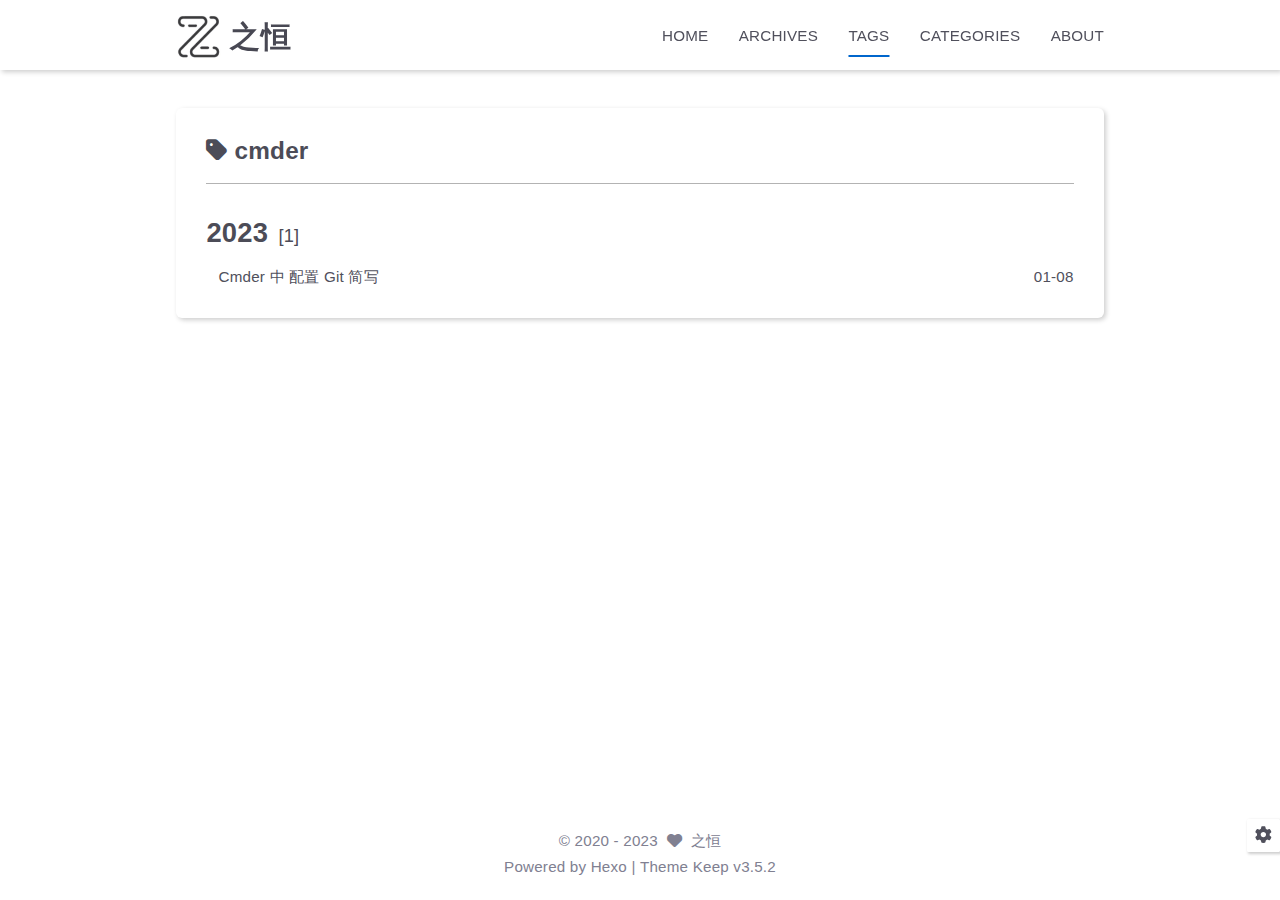
<file: tags/cmder/index.html>
<!DOCTYPE html>
<html lang="en">
<head>
    <meta charset="utf-8">
    <meta name="viewport" content="width=device-width, initial-scale=1, maximum-scale=1">
    <meta name="keywords" content="Hexo Theme Keep">
    <meta name="description" content="Hexo Theme Keep">
    <meta name="author" content="之恒">
    
    <title>
        
            Tag: cmder |
        
        之恒
    </title>
    
<link rel="stylesheet" href="/css/style.css">

    <link rel="shortcut icon" href="/images/logo.png">
    
<link rel="stylesheet" href="/fontawesome/css/fontawesome.min.css">

    
<link rel="stylesheet" href="/fontawesome/css/regular.min.css">

    
<link rel="stylesheet" href="/fontawesome/css/solid.min.css">

    
<link rel="stylesheet" href="/fontawesome/css/brands.min.css">

    <script id="hexo-configurations">
    let KEEP = window.KEEP || {};
    KEEP.hexo_config = {"hostname":"example.com","root":"/","language":"en"};
    KEEP.theme_config = {"toc":{"enable":false,"number":false,"expand_all":false,"init_open":false},"style":{"primary_color":"#0066cc","logo":"/images/logo.png","favicon":"/images/logo.png","avatar":"/images/avatar.png","font_size":null,"font_family":null,"hover":{"shadow":false,"scale":false},"first_screen":{"enable":true,"header_transparent":false,"background_img":"/images/bg.svg","description":"高高山顶立 深深海底行","font_color":null,"hitokoto":false},"scroll":{"progress_bar":true,"percent":true}},"local_search":{"enable":false,"preload":false},"code_copy":{},"code_block":{"tools":{"enable":false,"style":"default"},"highlight_theme":"default"},"side_tools":{},"pjax":{"enable":false},"lazyload":{"enable":false},"comment":{"enable":false,"use":"valine","valine":{"appid":null,"appkey":null,"placeholder":null},"gitalk":{"github_id":null,"github_admins":null,"repository":null,"client_id":null,"client_secret":null},"twikoo":{"env_id":null,"region":null,"version":"1.6.7"},"waline":{"server_url":null,"reaction":false,"version":2}},"post":{"author_label":{"enable":true,"auto":true,"custom_label_list":["Trainee","Engineer","Architect"]},"word_count":{"enable":false,"wordcount":false,"min2read":false},"img_align":"left","copyright_info":false},"version":"3.5.2"};
    KEEP.language_ago = {"second":"%s seconds ago","minute":"%s minutes ago","hour":"%s hours ago","day":"%s days ago","week":"%s weeks ago","month":"%s months ago","year":"%s years ago"};
    KEEP.language_code_block = {"copy":"Copy code","copied":"Copied","fold":"Fold code block","folded":"Folded"};
  </script>
<meta name="generator" content="Hexo 5.4.2"></head>


<body>
<div class="progress-bar-container">
    
        <span class="scroll-progress-bar"></span>
    

    
</div>


<main class="page-container">

    

    <div class="page-main-content">

        <div class="page-main-content-top">
            
<header class="header-wrapper">

    <div class="header-content">
        <div class="left">
            
                <a class="logo-image" href="/">
                    <img src="/images/logo.png">
                </a>
            
            <a class="logo-title" href="/">
               之恒
            </a>
        </div>

        <div class="right">
            <div class="pc">
                <ul class="menu-list">
                    
                        <li class="menu-item">
                            <a class=""
                               href="/"
                            >
                                HOME
                            </a>
                        </li>
                    
                        <li class="menu-item">
                            <a class=""
                               href="/archives"
                            >
                                ARCHIVES
                            </a>
                        </li>
                    
                        <li class="menu-item">
                            <a class="active"
                               href="/tags"
                            >
                                TAGS
                            </a>
                        </li>
                    
                        <li class="menu-item">
                            <a class=""
                               href="/categories"
                            >
                                CATEGORIES
                            </a>
                        </li>
                    
                        <li class="menu-item">
                            <a class=""
                               href="/about"
                            >
                                ABOUT
                            </a>
                        </li>
                    
                    
                </ul>
            </div>
            <div class="mobile">
                
                <div class="icon-item menu-bar">
                    <div class="menu-bar-middle"></div>
                </div>
            </div>
        </div>
    </div>

    <div class="header-drawer">
        <ul class="drawer-menu-list">
            
                <li class="drawer-menu-item flex-center">
                    <a class=""
                       href="/">HOME</a>
                </li>
            
                <li class="drawer-menu-item flex-center">
                    <a class=""
                       href="/archives">ARCHIVES</a>
                </li>
            
                <li class="drawer-menu-item flex-center">
                    <a class="active"
                       href="/tags">TAGS</a>
                </li>
            
                <li class="drawer-menu-item flex-center">
                    <a class=""
                       href="/categories">CATEGORIES</a>
                </li>
            
                <li class="drawer-menu-item flex-center">
                    <a class=""
                       href="/about">ABOUT</a>
                </li>
            
        </ul>
    </div>

    <div class="window-mask"></div>

</header>


        </div>

        <div class="page-main-content-middle">

            <div class="main-content">

                
                    <div class="fade-in-down-animation">
    <div class="tag-container">
        <div class="tag-name"><i class="fas fa-tag"></i>&nbsp;cmder
        </div>
        <div class="tag-post-list">
            
<div class="archive-list-container">
    
        <section class="archive-item">
            <div class="archive-item-header">
                <span class="archive-year">2023</span>
                <span class="archive-year-post-count">[1]</span>
            </div>
            <ul class="article-list">
                
                    <li class="article-item">
                        <a class="article-title"
                           href="/2023/01/08/cmder-git-abbreviation/"
                        >Cmder 中 配置 Git 简写</a>
                        <span class="article-date">01-08</span>
                    </li>
                
            </ul>
        </section>
    
</div>

        </div>
    </div>

    <div class="tag-paginator">
        <div class="paginator">
    

    
</div>

    </div>
</div>


                
            </div>

        </div>

        <div class="page-main-content-bottom">
            
<footer class="footer">
    <div class="info-container">
        <div class="copyright-info info-item">
            &copy;
            
                <span>2020</span> -
            
            2023
            
                &nbsp;<i class="fas fa-heart icon-animate"></i>
                &nbsp;<a href="/">之恒</a>
            
        </div>
        
        <div class="theme-info info-item">
            Powered by <a target="_blank" href="https://hexo.io">Hexo</a>&nbsp;|&nbsp;Theme&nbsp;<a class="theme-version" target="_blank" href="https://github.com/XPoet/hexo-theme-keep">Keep v3.5.2</a>
        </div>
        
        
    </div>
</footer>

        </div>
    </div>

    

    <div class="right-bottom-side-tools">
        <div class="side-tools-container">
    <ul class="side-tools-list">
        <li class="tools-item tool-font-adjust-plus flex-center">
            <i class="fas fa-search-plus"></i>
        </li>

        <li class="tools-item tool-font-adjust-minus flex-center">
            <i class="fas fa-search-minus"></i>
        </li>

        <li class="tools-item tool-dark-light-toggle flex-center">
            <i class="fas fa-moon"></i>
        </li>

        <!-- rss -->
        

        

        <li class="tools-item tool-scroll-to-bottom flex-center">
            <i class="fas fa-arrow-down"></i>
        </li>
    </ul>

    <ul class="exposed-tools-list">
        <li class="tools-item tool-toggle-show flex-center">
            <i class="fas fa-cog fa-spin"></i>
        </li>
        
            <li class="tools-item tool-scroll-to-top flex-center">
                <i class="arrow-up fas fa-arrow-up"></i>
                <span class="percent"></span>
            </li>
        
    </ul>
</div>

    </div>

    <div class="zoom-in-image-mask">
    <img class="zoom-in-image">
</div>


    

</main>




<script src="/js/utils.js"></script>

<script src="/js/main.js"></script>

<script src="/js/header-shrink.js"></script>

<script src="/js/back2top.js"></script>

<script src="/js/dark-light-toggle.js"></script>










<div class="post-scripts">
    
</div>



</body>
</html>
</file>
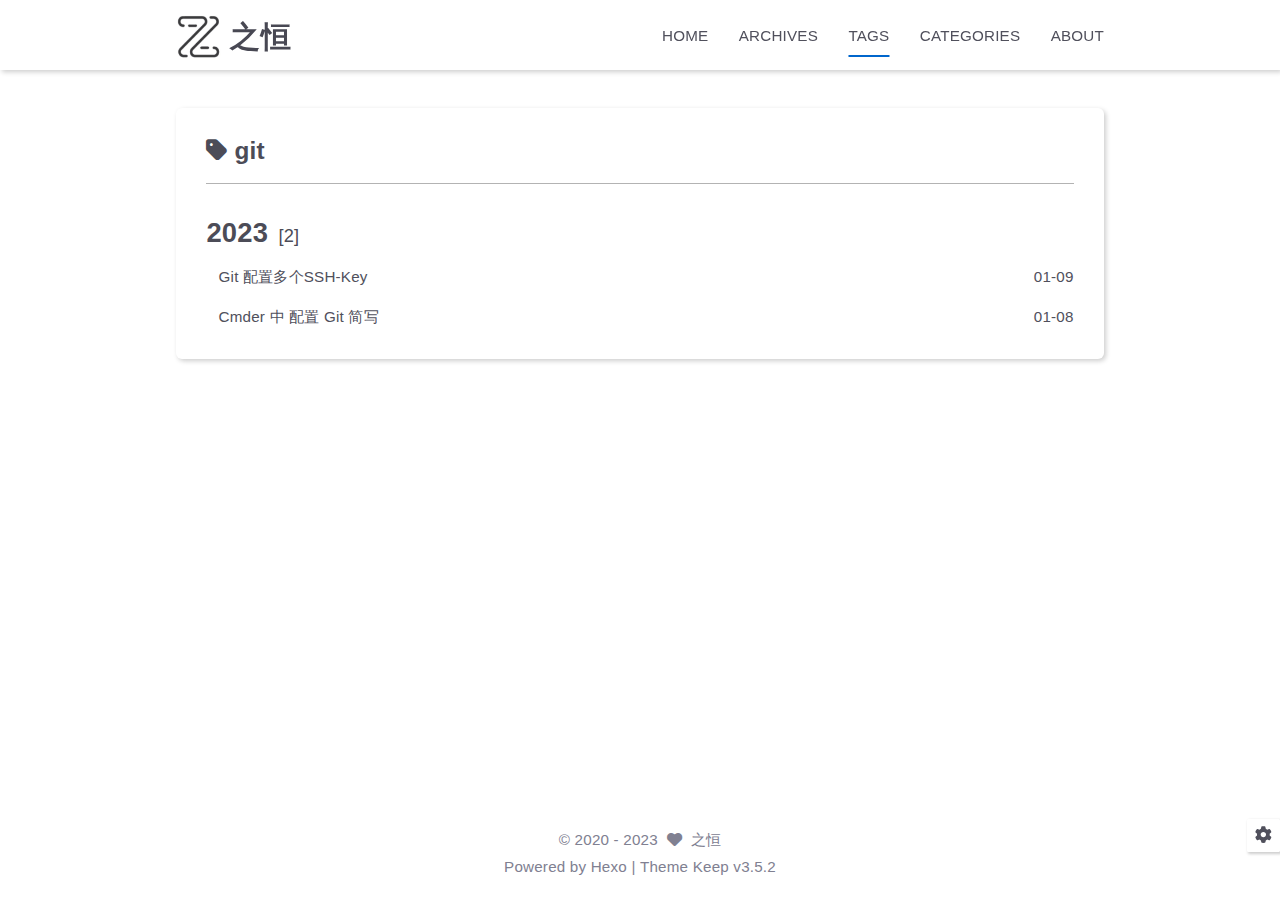
<file: tags/git/index.html>
<!DOCTYPE html>
<html lang="en">
<head>
    <meta charset="utf-8">
    <meta name="viewport" content="width=device-width, initial-scale=1, maximum-scale=1">
    <meta name="keywords" content="Hexo Theme Keep">
    <meta name="description" content="Hexo Theme Keep">
    <meta name="author" content="之恒">
    
    <title>
        
            Tag: git |
        
        之恒
    </title>
    
<link rel="stylesheet" href="/css/style.css">

    <link rel="shortcut icon" href="/images/logo.png">
    
<link rel="stylesheet" href="/fontawesome/css/fontawesome.min.css">

    
<link rel="stylesheet" href="/fontawesome/css/regular.min.css">

    
<link rel="stylesheet" href="/fontawesome/css/solid.min.css">

    
<link rel="stylesheet" href="/fontawesome/css/brands.min.css">

    <script id="hexo-configurations">
    let KEEP = window.KEEP || {};
    KEEP.hexo_config = {"hostname":"example.com","root":"/","language":"en"};
    KEEP.theme_config = {"toc":{"enable":false,"number":false,"expand_all":false,"init_open":false},"style":{"primary_color":"#0066cc","logo":"/images/logo.png","favicon":"/images/logo.png","avatar":"/images/avatar.png","font_size":null,"font_family":null,"hover":{"shadow":false,"scale":false},"first_screen":{"enable":true,"header_transparent":false,"background_img":"/images/bg.svg","description":"高高山顶立 深深海底行","font_color":null,"hitokoto":false},"scroll":{"progress_bar":true,"percent":true}},"local_search":{"enable":false,"preload":false},"code_copy":{},"code_block":{"tools":{"enable":false,"style":"default"},"highlight_theme":"default"},"side_tools":{},"pjax":{"enable":false},"lazyload":{"enable":false},"comment":{"enable":false,"use":"valine","valine":{"appid":null,"appkey":null,"placeholder":null},"gitalk":{"github_id":null,"github_admins":null,"repository":null,"client_id":null,"client_secret":null},"twikoo":{"env_id":null,"region":null,"version":"1.6.7"},"waline":{"server_url":null,"reaction":false,"version":2}},"post":{"author_label":{"enable":true,"auto":true,"custom_label_list":["Trainee","Engineer","Architect"]},"word_count":{"enable":false,"wordcount":false,"min2read":false},"img_align":"left","copyright_info":false},"version":"3.5.2"};
    KEEP.language_ago = {"second":"%s seconds ago","minute":"%s minutes ago","hour":"%s hours ago","day":"%s days ago","week":"%s weeks ago","month":"%s months ago","year":"%s years ago"};
    KEEP.language_code_block = {"copy":"Copy code","copied":"Copied","fold":"Fold code block","folded":"Folded"};
  </script>
<meta name="generator" content="Hexo 5.4.2"></head>


<body>
<div class="progress-bar-container">
    
        <span class="scroll-progress-bar"></span>
    

    
</div>


<main class="page-container">

    

    <div class="page-main-content">

        <div class="page-main-content-top">
            
<header class="header-wrapper">

    <div class="header-content">
        <div class="left">
            
                <a class="logo-image" href="/">
                    <img src="/images/logo.png">
                </a>
            
            <a class="logo-title" href="/">
               之恒
            </a>
        </div>

        <div class="right">
            <div class="pc">
                <ul class="menu-list">
                    
                        <li class="menu-item">
                            <a class=""
                               href="/"
                            >
                                HOME
                            </a>
                        </li>
                    
                        <li class="menu-item">
                            <a class=""
                               href="/archives"
                            >
                                ARCHIVES
                            </a>
                        </li>
                    
                        <li class="menu-item">
                            <a class="active"
                               href="/tags"
                            >
                                TAGS
                            </a>
                        </li>
                    
                        <li class="menu-item">
                            <a class=""
                               href="/categories"
                            >
                                CATEGORIES
                            </a>
                        </li>
                    
                        <li class="menu-item">
                            <a class=""
                               href="/about"
                            >
                                ABOUT
                            </a>
                        </li>
                    
                    
                </ul>
            </div>
            <div class="mobile">
                
                <div class="icon-item menu-bar">
                    <div class="menu-bar-middle"></div>
                </div>
            </div>
        </div>
    </div>

    <div class="header-drawer">
        <ul class="drawer-menu-list">
            
                <li class="drawer-menu-item flex-center">
                    <a class=""
                       href="/">HOME</a>
                </li>
            
                <li class="drawer-menu-item flex-center">
                    <a class=""
                       href="/archives">ARCHIVES</a>
                </li>
            
                <li class="drawer-menu-item flex-center">
                    <a class="active"
                       href="/tags">TAGS</a>
                </li>
            
                <li class="drawer-menu-item flex-center">
                    <a class=""
                       href="/categories">CATEGORIES</a>
                </li>
            
                <li class="drawer-menu-item flex-center">
                    <a class=""
                       href="/about">ABOUT</a>
                </li>
            
        </ul>
    </div>

    <div class="window-mask"></div>

</header>


        </div>

        <div class="page-main-content-middle">

            <div class="main-content">

                
                    <div class="fade-in-down-animation">
    <div class="tag-container">
        <div class="tag-name"><i class="fas fa-tag"></i>&nbsp;git
        </div>
        <div class="tag-post-list">
            
<div class="archive-list-container">
    
        <section class="archive-item">
            <div class="archive-item-header">
                <span class="archive-year">2023</span>
                <span class="archive-year-post-count">[2]</span>
            </div>
            <ul class="article-list">
                
                    <li class="article-item">
                        <a class="article-title"
                           href="/2023/01/09/git-ssh-multiple/"
                        >Git 配置多个SSH-Key</a>
                        <span class="article-date">01-09</span>
                    </li>
                
                    <li class="article-item">
                        <a class="article-title"
                           href="/2023/01/08/cmder-git-abbreviation/"
                        >Cmder 中 配置 Git 简写</a>
                        <span class="article-date">01-08</span>
                    </li>
                
            </ul>
        </section>
    
</div>

        </div>
    </div>

    <div class="tag-paginator">
        <div class="paginator">
    

    
</div>

    </div>
</div>


                
            </div>

        </div>

        <div class="page-main-content-bottom">
            
<footer class="footer">
    <div class="info-container">
        <div class="copyright-info info-item">
            &copy;
            
                <span>2020</span> -
            
            2023
            
                &nbsp;<i class="fas fa-heart icon-animate"></i>
                &nbsp;<a href="/">之恒</a>
            
        </div>
        
        <div class="theme-info info-item">
            Powered by <a target="_blank" href="https://hexo.io">Hexo</a>&nbsp;|&nbsp;Theme&nbsp;<a class="theme-version" target="_blank" href="https://github.com/XPoet/hexo-theme-keep">Keep v3.5.2</a>
        </div>
        
        
    </div>
</footer>

        </div>
    </div>

    

    <div class="right-bottom-side-tools">
        <div class="side-tools-container">
    <ul class="side-tools-list">
        <li class="tools-item tool-font-adjust-plus flex-center">
            <i class="fas fa-search-plus"></i>
        </li>

        <li class="tools-item tool-font-adjust-minus flex-center">
            <i class="fas fa-search-minus"></i>
        </li>

        <li class="tools-item tool-dark-light-toggle flex-center">
            <i class="fas fa-moon"></i>
        </li>

        <!-- rss -->
        

        

        <li class="tools-item tool-scroll-to-bottom flex-center">
            <i class="fas fa-arrow-down"></i>
        </li>
    </ul>

    <ul class="exposed-tools-list">
        <li class="tools-item tool-toggle-show flex-center">
            <i class="fas fa-cog fa-spin"></i>
        </li>
        
            <li class="tools-item tool-scroll-to-top flex-center">
                <i class="arrow-up fas fa-arrow-up"></i>
                <span class="percent"></span>
            </li>
        
    </ul>
</div>

    </div>

    <div class="zoom-in-image-mask">
    <img class="zoom-in-image">
</div>


    

</main>




<script src="/js/utils.js"></script>

<script src="/js/main.js"></script>

<script src="/js/header-shrink.js"></script>

<script src="/js/back2top.js"></script>

<script src="/js/dark-light-toggle.js"></script>










<div class="post-scripts">
    
</div>



</body>
</html>
</file>
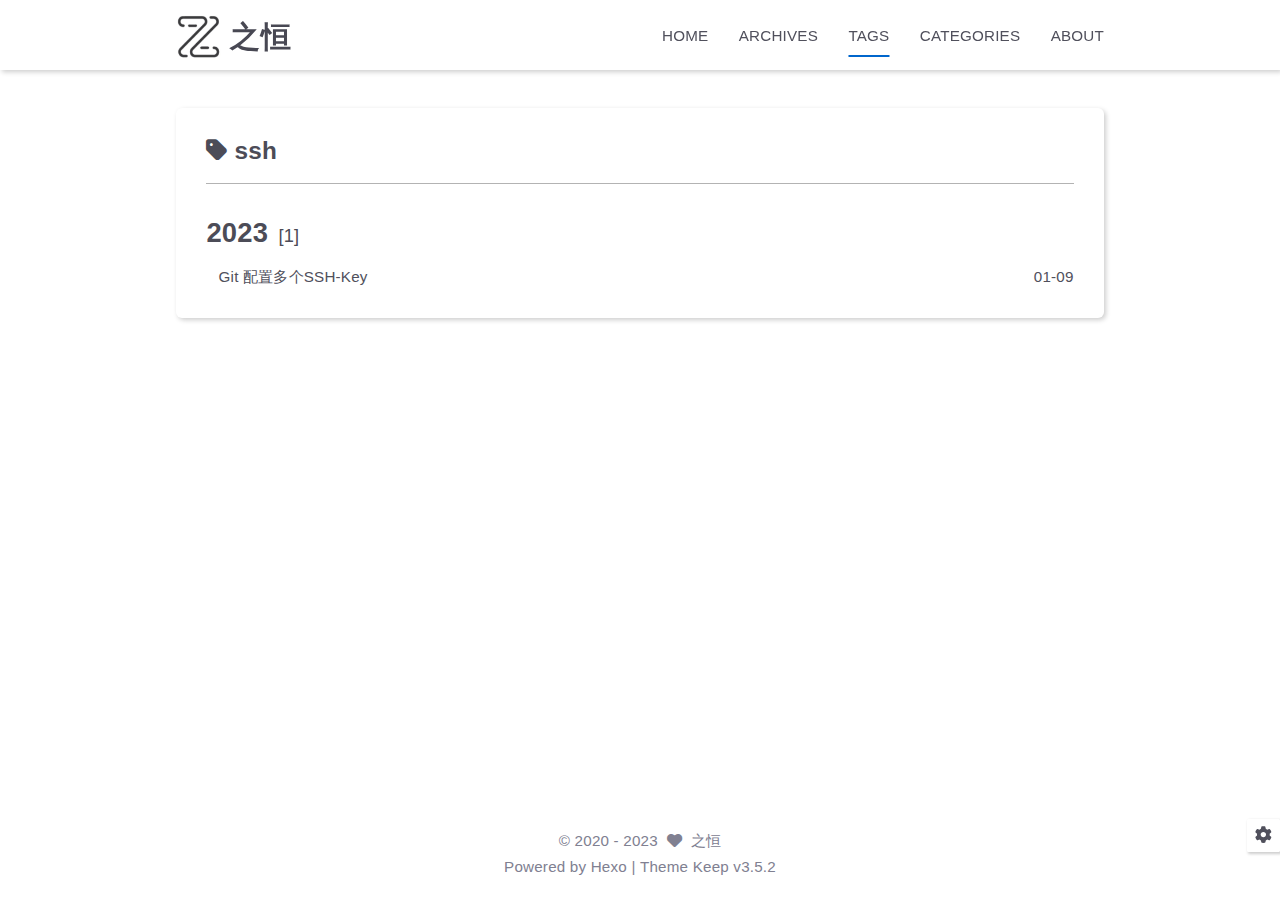
<file: tags/ssh/index.html>
<!DOCTYPE html>
<html lang="en">
<head>
    <meta charset="utf-8">
    <meta name="viewport" content="width=device-width, initial-scale=1, maximum-scale=1">
    <meta name="keywords" content="Hexo Theme Keep">
    <meta name="description" content="Hexo Theme Keep">
    <meta name="author" content="之恒">
    
    <title>
        
            Tag: ssh |
        
        之恒
    </title>
    
<link rel="stylesheet" href="/css/style.css">

    <link rel="shortcut icon" href="/images/logo.png">
    
<link rel="stylesheet" href="/fontawesome/css/fontawesome.min.css">

    
<link rel="stylesheet" href="/fontawesome/css/regular.min.css">

    
<link rel="stylesheet" href="/fontawesome/css/solid.min.css">

    
<link rel="stylesheet" href="/fontawesome/css/brands.min.css">

    <script id="hexo-configurations">
    let KEEP = window.KEEP || {};
    KEEP.hexo_config = {"hostname":"example.com","root":"/","language":"en"};
    KEEP.theme_config = {"toc":{"enable":false,"number":false,"expand_all":false,"init_open":false},"style":{"primary_color":"#0066cc","logo":"/images/logo.png","favicon":"/images/logo.png","avatar":"/images/avatar.png","font_size":null,"font_family":null,"hover":{"shadow":false,"scale":false},"first_screen":{"enable":true,"header_transparent":false,"background_img":"/images/bg.svg","description":"高高山顶立 深深海底行","font_color":null,"hitokoto":false},"scroll":{"progress_bar":true,"percent":true}},"local_search":{"enable":false,"preload":false},"code_copy":{},"code_block":{"tools":{"enable":false,"style":"default"},"highlight_theme":"default"},"side_tools":{},"pjax":{"enable":false},"lazyload":{"enable":false},"comment":{"enable":false,"use":"valine","valine":{"appid":null,"appkey":null,"placeholder":null},"gitalk":{"github_id":null,"github_admins":null,"repository":null,"client_id":null,"client_secret":null},"twikoo":{"env_id":null,"region":null,"version":"1.6.7"},"waline":{"server_url":null,"reaction":false,"version":2}},"post":{"author_label":{"enable":true,"auto":true,"custom_label_list":["Trainee","Engineer","Architect"]},"word_count":{"enable":false,"wordcount":false,"min2read":false},"img_align":"left","copyright_info":false},"version":"3.5.2"};
    KEEP.language_ago = {"second":"%s seconds ago","minute":"%s minutes ago","hour":"%s hours ago","day":"%s days ago","week":"%s weeks ago","month":"%s months ago","year":"%s years ago"};
    KEEP.language_code_block = {"copy":"Copy code","copied":"Copied","fold":"Fold code block","folded":"Folded"};
  </script>
<meta name="generator" content="Hexo 5.4.2"></head>


<body>
<div class="progress-bar-container">
    
        <span class="scroll-progress-bar"></span>
    

    
</div>


<main class="page-container">

    

    <div class="page-main-content">

        <div class="page-main-content-top">
            
<header class="header-wrapper">

    <div class="header-content">
        <div class="left">
            
                <a class="logo-image" href="/">
                    <img src="/images/logo.png">
                </a>
            
            <a class="logo-title" href="/">
               之恒
            </a>
        </div>

        <div class="right">
            <div class="pc">
                <ul class="menu-list">
                    
                        <li class="menu-item">
                            <a class=""
                               href="/"
                            >
                                HOME
                            </a>
                        </li>
                    
                        <li class="menu-item">
                            <a class=""
                               href="/archives"
                            >
                                ARCHIVES
                            </a>
                        </li>
                    
                        <li class="menu-item">
                            <a class="active"
                               href="/tags"
                            >
                                TAGS
                            </a>
                        </li>
                    
                        <li class="menu-item">
                            <a class=""
                               href="/categories"
                            >
                                CATEGORIES
                            </a>
                        </li>
                    
                        <li class="menu-item">
                            <a class=""
                               href="/about"
                            >
                                ABOUT
                            </a>
                        </li>
                    
                    
                </ul>
            </div>
            <div class="mobile">
                
                <div class="icon-item menu-bar">
                    <div class="menu-bar-middle"></div>
                </div>
            </div>
        </div>
    </div>

    <div class="header-drawer">
        <ul class="drawer-menu-list">
            
                <li class="drawer-menu-item flex-center">
                    <a class=""
                       href="/">HOME</a>
                </li>
            
                <li class="drawer-menu-item flex-center">
                    <a class=""
                       href="/archives">ARCHIVES</a>
                </li>
            
                <li class="drawer-menu-item flex-center">
                    <a class="active"
                       href="/tags">TAGS</a>
                </li>
            
                <li class="drawer-menu-item flex-center">
                    <a class=""
                       href="/categories">CATEGORIES</a>
                </li>
            
                <li class="drawer-menu-item flex-center">
                    <a class=""
                       href="/about">ABOUT</a>
                </li>
            
        </ul>
    </div>

    <div class="window-mask"></div>

</header>


        </div>

        <div class="page-main-content-middle">

            <div class="main-content">

                
                    <div class="fade-in-down-animation">
    <div class="tag-container">
        <div class="tag-name"><i class="fas fa-tag"></i>&nbsp;ssh
        </div>
        <div class="tag-post-list">
            
<div class="archive-list-container">
    
        <section class="archive-item">
            <div class="archive-item-header">
                <span class="archive-year">2023</span>
                <span class="archive-year-post-count">[1]</span>
            </div>
            <ul class="article-list">
                
                    <li class="article-item">
                        <a class="article-title"
                           href="/2023/01/09/git-ssh-multiple/"
                        >Git 配置多个SSH-Key</a>
                        <span class="article-date">01-09</span>
                    </li>
                
            </ul>
        </section>
    
</div>

        </div>
    </div>

    <div class="tag-paginator">
        <div class="paginator">
    

    
</div>

    </div>
</div>


                
            </div>

        </div>

        <div class="page-main-content-bottom">
            
<footer class="footer">
    <div class="info-container">
        <div class="copyright-info info-item">
            &copy;
            
                <span>2020</span> -
            
            2023
            
                &nbsp;<i class="fas fa-heart icon-animate"></i>
                &nbsp;<a href="/">之恒</a>
            
        </div>
        
        <div class="theme-info info-item">
            Powered by <a target="_blank" href="https://hexo.io">Hexo</a>&nbsp;|&nbsp;Theme&nbsp;<a class="theme-version" target="_blank" href="https://github.com/XPoet/hexo-theme-keep">Keep v3.5.2</a>
        </div>
        
        
    </div>
</footer>

        </div>
    </div>

    

    <div class="right-bottom-side-tools">
        <div class="side-tools-container">
    <ul class="side-tools-list">
        <li class="tools-item tool-font-adjust-plus flex-center">
            <i class="fas fa-search-plus"></i>
        </li>

        <li class="tools-item tool-font-adjust-minus flex-center">
            <i class="fas fa-search-minus"></i>
        </li>

        <li class="tools-item tool-dark-light-toggle flex-center">
            <i class="fas fa-moon"></i>
        </li>

        <!-- rss -->
        

        

        <li class="tools-item tool-scroll-to-bottom flex-center">
            <i class="fas fa-arrow-down"></i>
        </li>
    </ul>

    <ul class="exposed-tools-list">
        <li class="tools-item tool-toggle-show flex-center">
            <i class="fas fa-cog fa-spin"></i>
        </li>
        
            <li class="tools-item tool-scroll-to-top flex-center">
                <i class="arrow-up fas fa-arrow-up"></i>
                <span class="percent"></span>
            </li>
        
    </ul>
</div>

    </div>

    <div class="zoom-in-image-mask">
    <img class="zoom-in-image">
</div>


    

</main>




<script src="/js/utils.js"></script>

<script src="/js/main.js"></script>

<script src="/js/header-shrink.js"></script>

<script src="/js/back2top.js"></script>

<script src="/js/dark-light-toggle.js"></script>










<div class="post-scripts">
    
</div>



</body>
</html>
</file>
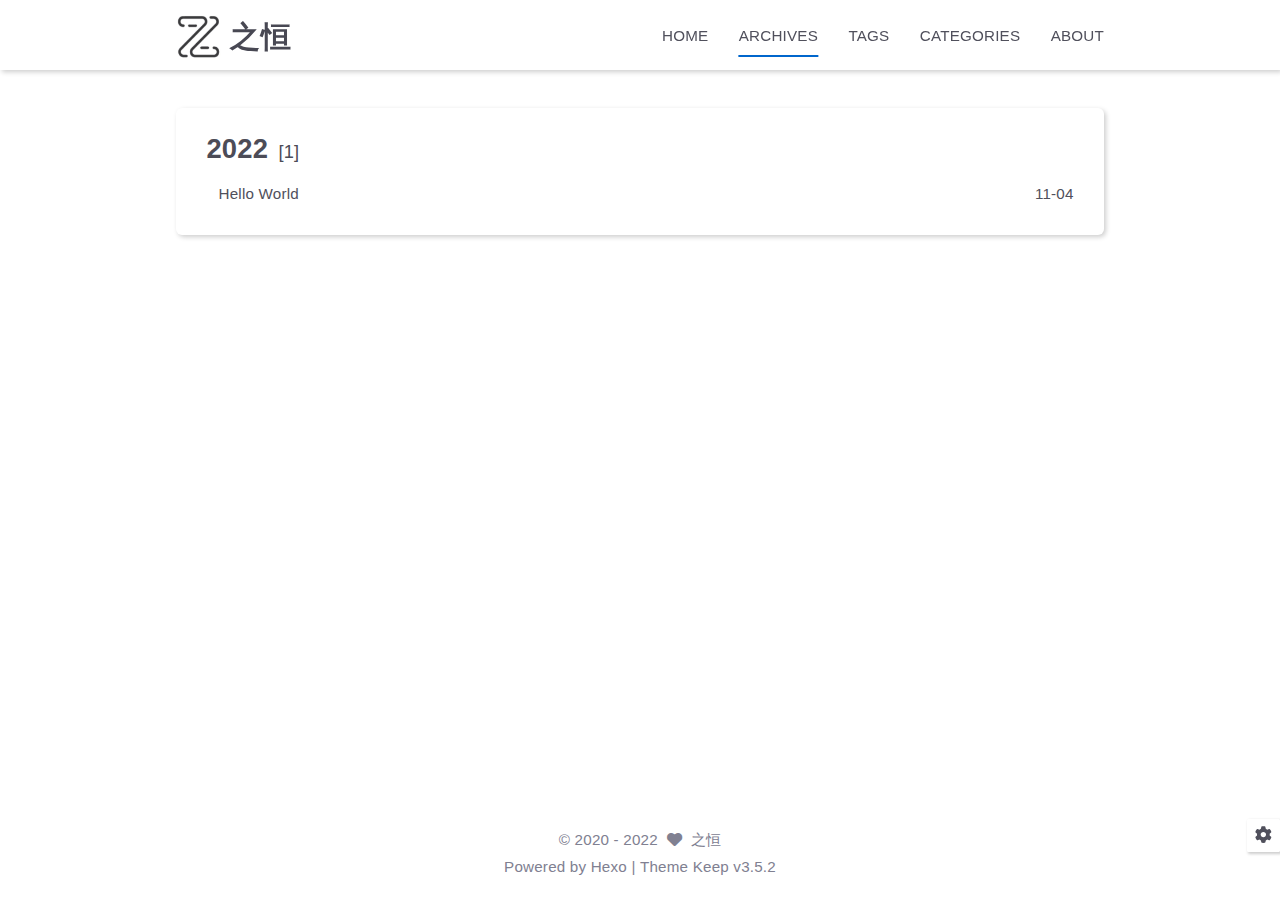
<file: archives/2022/11/index.html>
<!DOCTYPE html>
<html lang="en">
<head>
    <meta charset="utf-8">
    <meta name="viewport" content="width=device-width, initial-scale=1, maximum-scale=1">
    <meta name="keywords" content="Hexo Theme Keep">
    <meta name="description" content="Hexo Theme Keep">
    <meta name="author" content="之恒">
    
    <title>
        
            Archive: 2022/11 |
        
        之恒
    </title>
    
<link rel="stylesheet" href="/css/style.css">

    <link rel="shortcut icon" href="/images/logo.png">
    
<link rel="stylesheet" href="/fontawesome/css/fontawesome.min.css">

    
<link rel="stylesheet" href="/fontawesome/css/regular.min.css">

    
<link rel="stylesheet" href="/fontawesome/css/solid.min.css">

    
<link rel="stylesheet" href="/fontawesome/css/brands.min.css">

    <script id="hexo-configurations">
    let KEEP = window.KEEP || {};
    KEEP.hexo_config = {"hostname":"example.com","root":"/","language":"en"};
    KEEP.theme_config = {"toc":{"enable":false,"number":false,"expand_all":false,"init_open":false},"style":{"primary_color":"#0066cc","logo":"/images/logo.png","favicon":"/images/logo.png","avatar":"/images/avatar.png","font_size":null,"font_family":null,"hover":{"shadow":false,"scale":false},"first_screen":{"enable":true,"header_transparent":false,"background_img":"/images/bg.svg","description":"高高山顶立 深深海底行","font_color":null,"hitokoto":false},"scroll":{"progress_bar":false,"percent":false}},"local_search":{"enable":false,"preload":false},"code_copy":{},"code_block":{"tools":{"enable":false,"style":"default"},"highlight_theme":"default"},"side_tools":{},"pjax":{"enable":false},"lazyload":{"enable":false},"comment":{"enable":false,"use":"valine","valine":{"appid":null,"appkey":null,"placeholder":null},"gitalk":{"github_id":null,"github_admins":null,"repository":null,"client_id":null,"client_secret":null},"twikoo":{"env_id":null,"region":null,"version":"1.6.7"},"waline":{"server_url":null,"reaction":false,"version":2}},"post":{"author_label":{"enable":true,"auto":true,"custom_label_list":["Trainee","Engineer","Architect"]},"word_count":{"enable":false,"wordcount":false,"min2read":false},"img_align":"left","copyright_info":false},"version":"3.5.2"};
    KEEP.language_ago = {"second":"%s seconds ago","minute":"%s minutes ago","hour":"%s hours ago","day":"%s days ago","week":"%s weeks ago","month":"%s months ago","year":"%s years ago"};
    KEEP.language_code_block = {"copy":"Copy code","copied":"Copied","fold":"Fold code block","folded":"Folded"};
  </script>
<meta name="generator" content="Hexo 5.4.2"></head>


<body>
<div class="progress-bar-container">
    

    
</div>


<main class="page-container">

    

    <div class="page-main-content">

        <div class="page-main-content-top">
            
<header class="header-wrapper">

    <div class="header-content">
        <div class="left">
            
                <a class="logo-image" href="/">
                    <img src="/images/logo.png">
                </a>
            
            <a class="logo-title" href="/">
               之恒
            </a>
        </div>

        <div class="right">
            <div class="pc">
                <ul class="menu-list">
                    
                        <li class="menu-item">
                            <a class=""
                               href="/"
                            >
                                HOME
                            </a>
                        </li>
                    
                        <li class="menu-item">
                            <a class="active"
                               href="/archives"
                            >
                                ARCHIVES
                            </a>
                        </li>
                    
                        <li class="menu-item">
                            <a class=""
                               href="/tags"
                            >
                                TAGS
                            </a>
                        </li>
                    
                        <li class="menu-item">
                            <a class=""
                               href="/categories"
                            >
                                CATEGORIES
                            </a>
                        </li>
                    
                        <li class="menu-item">
                            <a class=""
                               href="/about"
                            >
                                ABOUT
                            </a>
                        </li>
                    
                    
                </ul>
            </div>
            <div class="mobile">
                
                <div class="icon-item menu-bar">
                    <div class="menu-bar-middle"></div>
                </div>
            </div>
        </div>
    </div>

    <div class="header-drawer">
        <ul class="drawer-menu-list">
            
                <li class="drawer-menu-item flex-center">
                    <a class=""
                       href="/">HOME</a>
                </li>
            
                <li class="drawer-menu-item flex-center">
                    <a class="active"
                       href="/archives">ARCHIVES</a>
                </li>
            
                <li class="drawer-menu-item flex-center">
                    <a class=""
                       href="/tags">TAGS</a>
                </li>
            
                <li class="drawer-menu-item flex-center">
                    <a class=""
                       href="/categories">CATEGORIES</a>
                </li>
            
                <li class="drawer-menu-item flex-center">
                    <a class=""
                       href="/about">ABOUT</a>
                </li>
            
        </ul>
    </div>

    <div class="window-mask"></div>

</header>


        </div>

        <div class="page-main-content-middle">

            <div class="main-content">

                
                    <div class="fade-in-down-animation">
    <div class="archive-container ">
        
<div class="archive-list-container">
    
        <section class="archive-item">
            <div class="archive-item-header">
                <span class="archive-year">2022</span>
                <span class="archive-year-post-count">[1]</span>
            </div>
            <ul class="article-list">
                
                    <li class="article-item">
                        <a class="article-title"
                           href="/2022/11/04/hello-world/"
                        >Hello World</a>
                        <span class="article-date">11-04</span>
                    </li>
                
            </ul>
        </section>
    
</div>

    </div>
</div>

                
            </div>

        </div>

        <div class="page-main-content-bottom">
            
<footer class="footer">
    <div class="info-container">
        <div class="copyright-info info-item">
            &copy;
            
                <span>2020</span> -
            
            2022
            
                &nbsp;<i class="fas fa-heart icon-animate"></i>
                &nbsp;<a href="/">之恒</a>
            
        </div>
        
        <div class="theme-info info-item">
            Powered by <a target="_blank" href="https://hexo.io">Hexo</a>&nbsp;|&nbsp;Theme&nbsp;<a class="theme-version" target="_blank" href="https://github.com/XPoet/hexo-theme-keep">Keep v3.5.2</a>
        </div>
        
        
    </div>
</footer>

        </div>
    </div>

    

    <div class="right-bottom-side-tools">
        <div class="side-tools-container">
    <ul class="side-tools-list">
        <li class="tools-item tool-font-adjust-plus flex-center">
            <i class="fas fa-search-plus"></i>
        </li>

        <li class="tools-item tool-font-adjust-minus flex-center">
            <i class="fas fa-search-minus"></i>
        </li>

        <li class="tools-item tool-dark-light-toggle flex-center">
            <i class="fas fa-moon"></i>
        </li>

        <!-- rss -->
        

        
            <li class="tools-item tool-scroll-to-top flex-center">
                <i class="fas fa-arrow-up"></i>
            </li>
        

        <li class="tools-item tool-scroll-to-bottom flex-center">
            <i class="fas fa-arrow-down"></i>
        </li>
    </ul>

    <ul class="exposed-tools-list">
        <li class="tools-item tool-toggle-show flex-center">
            <i class="fas fa-cog fa-spin"></i>
        </li>
        
    </ul>
</div>

    </div>

    <div class="zoom-in-image-mask">
    <img class="zoom-in-image">
</div>


    

</main>




<script src="/js/utils.js"></script>

<script src="/js/main.js"></script>

<script src="/js/header-shrink.js"></script>

<script src="/js/back2top.js"></script>

<script src="/js/dark-light-toggle.js"></script>










<div class="post-scripts">
    
</div>



</body>
</html>
</file>
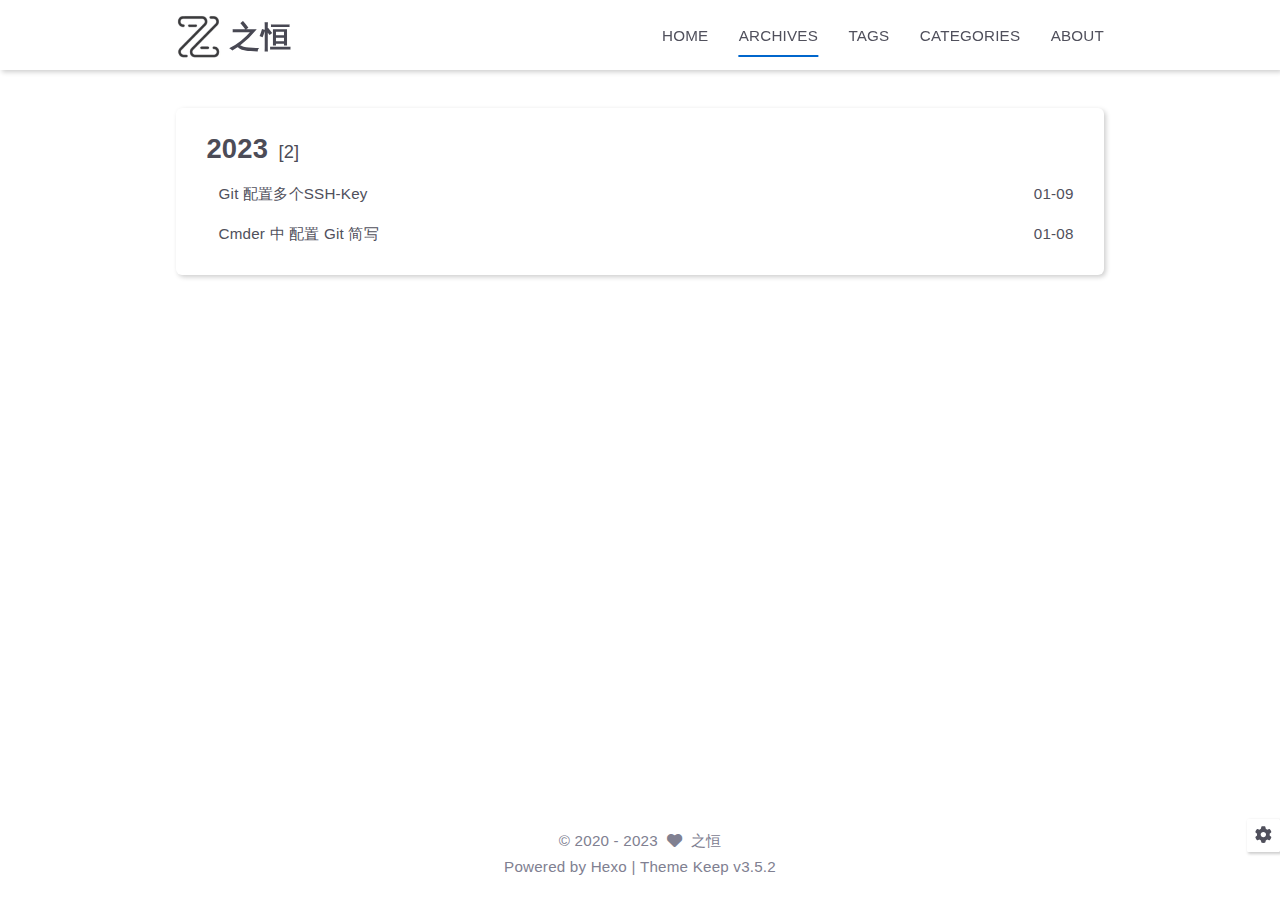
<file: archives/2023/01/index.html>
<!DOCTYPE html>
<html lang="en">
<head>
    <meta charset="utf-8">
    <meta name="viewport" content="width=device-width, initial-scale=1, maximum-scale=1">
    <meta name="keywords" content="Hexo Theme Keep">
    <meta name="description" content="Hexo Theme Keep">
    <meta name="author" content="之恒">
    
    <title>
        
            Archive: 2023/1 |
        
        之恒
    </title>
    
<link rel="stylesheet" href="/css/style.css">

    <link rel="shortcut icon" href="/images/logo.png">
    
<link rel="stylesheet" href="/fontawesome/css/fontawesome.min.css">

    
<link rel="stylesheet" href="/fontawesome/css/regular.min.css">

    
<link rel="stylesheet" href="/fontawesome/css/solid.min.css">

    
<link rel="stylesheet" href="/fontawesome/css/brands.min.css">

    <script id="hexo-configurations">
    let KEEP = window.KEEP || {};
    KEEP.hexo_config = {"hostname":"example.com","root":"/","language":"en"};
    KEEP.theme_config = {"toc":{"enable":false,"number":false,"expand_all":false,"init_open":false},"style":{"primary_color":"#0066cc","logo":"/images/logo.png","favicon":"/images/logo.png","avatar":"/images/avatar.png","font_size":null,"font_family":null,"hover":{"shadow":false,"scale":false},"first_screen":{"enable":true,"header_transparent":false,"background_img":"/images/bg.svg","description":"高高山顶立 深深海底行","font_color":null,"hitokoto":false},"scroll":{"progress_bar":true,"percent":true}},"local_search":{"enable":false,"preload":false},"code_copy":{},"code_block":{"tools":{"enable":false,"style":"default"},"highlight_theme":"default"},"side_tools":{},"pjax":{"enable":false},"lazyload":{"enable":false},"comment":{"enable":false,"use":"valine","valine":{"appid":null,"appkey":null,"placeholder":null},"gitalk":{"github_id":null,"github_admins":null,"repository":null,"client_id":null,"client_secret":null},"twikoo":{"env_id":null,"region":null,"version":"1.6.7"},"waline":{"server_url":null,"reaction":false,"version":2}},"post":{"author_label":{"enable":true,"auto":true,"custom_label_list":["Trainee","Engineer","Architect"]},"word_count":{"enable":false,"wordcount":false,"min2read":false},"img_align":"left","copyright_info":false},"version":"3.5.2"};
    KEEP.language_ago = {"second":"%s seconds ago","minute":"%s minutes ago","hour":"%s hours ago","day":"%s days ago","week":"%s weeks ago","month":"%s months ago","year":"%s years ago"};
    KEEP.language_code_block = {"copy":"Copy code","copied":"Copied","fold":"Fold code block","folded":"Folded"};
  </script>
<meta name="generator" content="Hexo 5.4.2"></head>


<body>
<div class="progress-bar-container">
    
        <span class="scroll-progress-bar"></span>
    

    
</div>


<main class="page-container">

    

    <div class="page-main-content">

        <div class="page-main-content-top">
            
<header class="header-wrapper">

    <div class="header-content">
        <div class="left">
            
                <a class="logo-image" href="/">
                    <img src="/images/logo.png">
                </a>
            
            <a class="logo-title" href="/">
               之恒
            </a>
        </div>

        <div class="right">
            <div class="pc">
                <ul class="menu-list">
                    
                        <li class="menu-item">
                            <a class=""
                               href="/"
                            >
                                HOME
                            </a>
                        </li>
                    
                        <li class="menu-item">
                            <a class="active"
                               href="/archives"
                            >
                                ARCHIVES
                            </a>
                        </li>
                    
                        <li class="menu-item">
                            <a class=""
                               href="/tags"
                            >
                                TAGS
                            </a>
                        </li>
                    
                        <li class="menu-item">
                            <a class=""
                               href="/categories"
                            >
                                CATEGORIES
                            </a>
                        </li>
                    
                        <li class="menu-item">
                            <a class=""
                               href="/about"
                            >
                                ABOUT
                            </a>
                        </li>
                    
                    
                </ul>
            </div>
            <div class="mobile">
                
                <div class="icon-item menu-bar">
                    <div class="menu-bar-middle"></div>
                </div>
            </div>
        </div>
    </div>

    <div class="header-drawer">
        <ul class="drawer-menu-list">
            
                <li class="drawer-menu-item flex-center">
                    <a class=""
                       href="/">HOME</a>
                </li>
            
                <li class="drawer-menu-item flex-center">
                    <a class="active"
                       href="/archives">ARCHIVES</a>
                </li>
            
                <li class="drawer-menu-item flex-center">
                    <a class=""
                       href="/tags">TAGS</a>
                </li>
            
                <li class="drawer-menu-item flex-center">
                    <a class=""
                       href="/categories">CATEGORIES</a>
                </li>
            
                <li class="drawer-menu-item flex-center">
                    <a class=""
                       href="/about">ABOUT</a>
                </li>
            
        </ul>
    </div>

    <div class="window-mask"></div>

</header>


        </div>

        <div class="page-main-content-middle">

            <div class="main-content">

                
                    <div class="fade-in-down-animation">
    <div class="archive-container ">
        
<div class="archive-list-container">
    
        <section class="archive-item">
            <div class="archive-item-header">
                <span class="archive-year">2023</span>
                <span class="archive-year-post-count">[2]</span>
            </div>
            <ul class="article-list">
                
                    <li class="article-item">
                        <a class="article-title"
                           href="/2023/01/09/git-ssh-multiple/"
                        >Git 配置多个SSH-Key</a>
                        <span class="article-date">01-09</span>
                    </li>
                
                    <li class="article-item">
                        <a class="article-title"
                           href="/2023/01/08/cmder-git-abbreviation/"
                        >Cmder 中 配置 Git 简写</a>
                        <span class="article-date">01-08</span>
                    </li>
                
            </ul>
        </section>
    
</div>

    </div>
</div>

                
            </div>

        </div>

        <div class="page-main-content-bottom">
            
<footer class="footer">
    <div class="info-container">
        <div class="copyright-info info-item">
            &copy;
            
                <span>2020</span> -
            
            2023
            
                &nbsp;<i class="fas fa-heart icon-animate"></i>
                &nbsp;<a href="/">之恒</a>
            
        </div>
        
        <div class="theme-info info-item">
            Powered by <a target="_blank" href="https://hexo.io">Hexo</a>&nbsp;|&nbsp;Theme&nbsp;<a class="theme-version" target="_blank" href="https://github.com/XPoet/hexo-theme-keep">Keep v3.5.2</a>
        </div>
        
        
    </div>
</footer>

        </div>
    </div>

    

    <div class="right-bottom-side-tools">
        <div class="side-tools-container">
    <ul class="side-tools-list">
        <li class="tools-item tool-font-adjust-plus flex-center">
            <i class="fas fa-search-plus"></i>
        </li>

        <li class="tools-item tool-font-adjust-minus flex-center">
            <i class="fas fa-search-minus"></i>
        </li>

        <li class="tools-item tool-dark-light-toggle flex-center">
            <i class="fas fa-moon"></i>
        </li>

        <!-- rss -->
        

        

        <li class="tools-item tool-scroll-to-bottom flex-center">
            <i class="fas fa-arrow-down"></i>
        </li>
    </ul>

    <ul class="exposed-tools-list">
        <li class="tools-item tool-toggle-show flex-center">
            <i class="fas fa-cog fa-spin"></i>
        </li>
        
            <li class="tools-item tool-scroll-to-top flex-center">
                <i class="arrow-up fas fa-arrow-up"></i>
                <span class="percent"></span>
            </li>
        
    </ul>
</div>

    </div>

    <div class="zoom-in-image-mask">
    <img class="zoom-in-image">
</div>


    

</main>




<script src="/js/utils.js"></script>

<script src="/js/main.js"></script>

<script src="/js/header-shrink.js"></script>

<script src="/js/back2top.js"></script>

<script src="/js/dark-light-toggle.js"></script>










<div class="post-scripts">
    
</div>



</body>
</html>
</file>
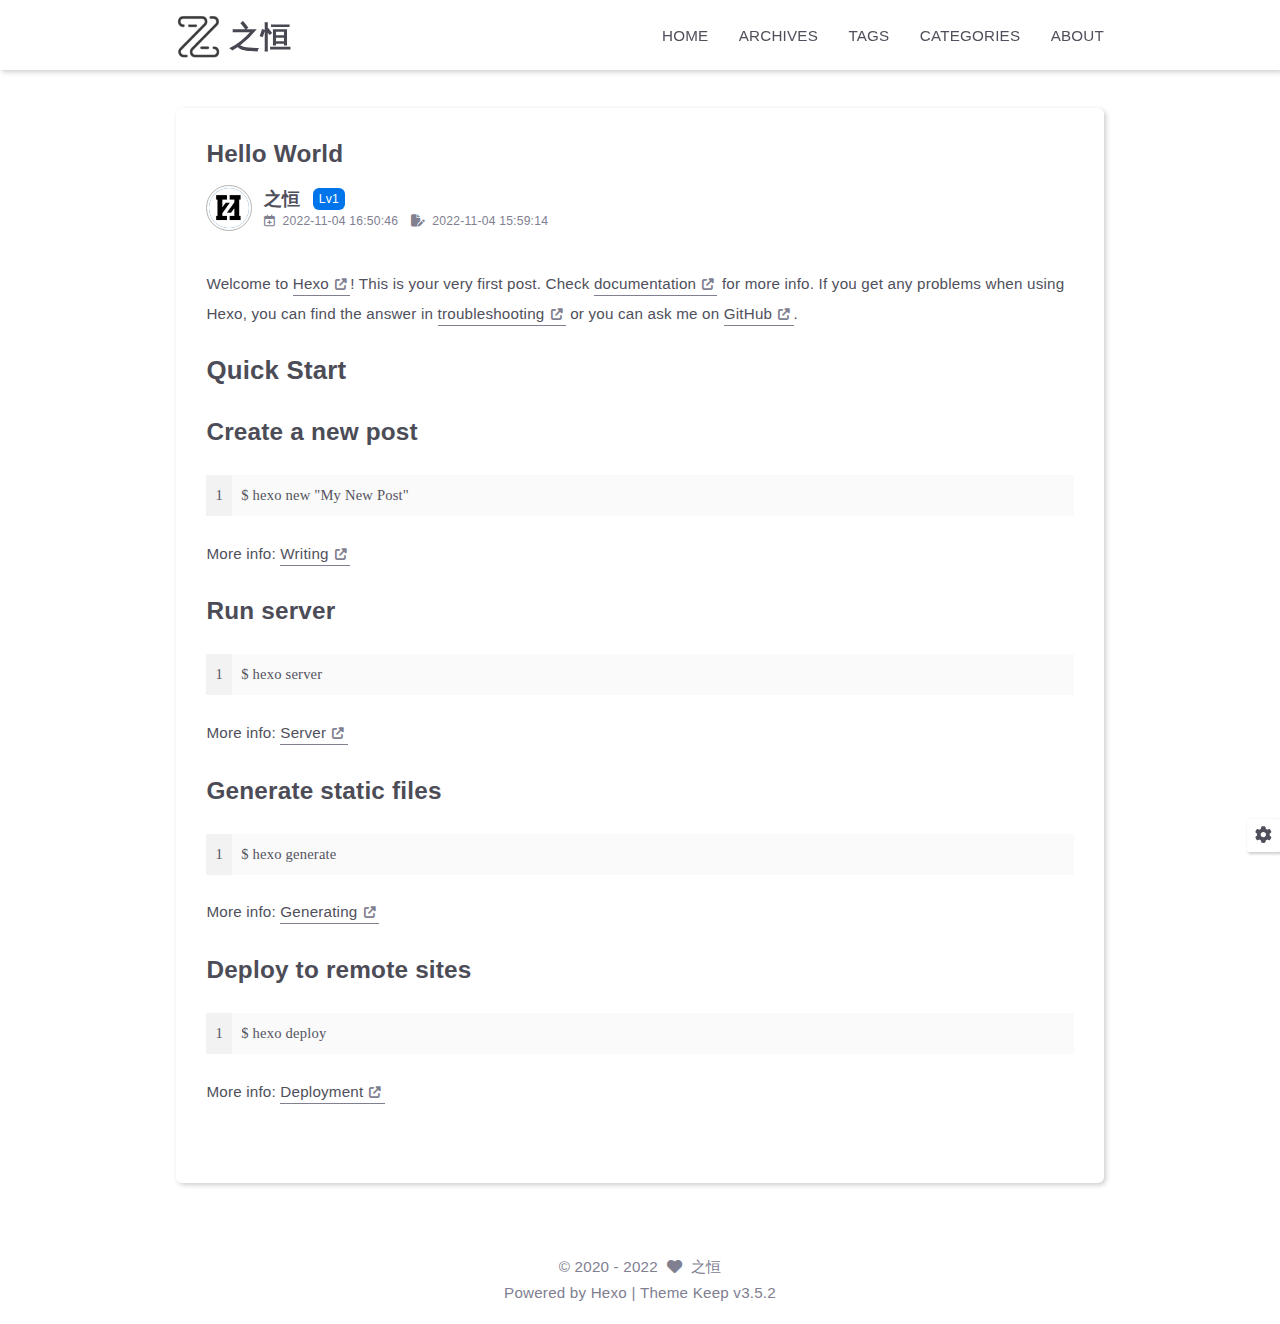
<file: 2022/11/04/hello-world/index.html>
<!DOCTYPE html>
<html lang="en">
<head>
    <meta charset="utf-8">
    <meta name="viewport" content="width=device-width, initial-scale=1, maximum-scale=1">
    <meta name="keywords" content="Hexo Theme Keep">
    <meta name="description" content="Hexo Theme Keep">
    <meta name="author" content="之恒">
    
    <title>
        
            Hello World |
        
        之恒
    </title>
    
<link rel="stylesheet" href="/css/style.css">

    <link rel="shortcut icon" href="/images/logo.png">
    
<link rel="stylesheet" href="/fontawesome/css/fontawesome.min.css">

    
<link rel="stylesheet" href="/fontawesome/css/regular.min.css">

    
<link rel="stylesheet" href="/fontawesome/css/solid.min.css">

    
<link rel="stylesheet" href="/fontawesome/css/brands.min.css">

    <script id="hexo-configurations">
    let KEEP = window.KEEP || {};
    KEEP.hexo_config = {"hostname":"example.com","root":"/","language":"en"};
    KEEP.theme_config = {"toc":{"enable":false,"number":false,"expand_all":false,"init_open":false},"style":{"primary_color":"#0066cc","logo":"/images/logo.png","favicon":"/images/logo.png","avatar":"/images/avatar.png","font_size":null,"font_family":null,"hover":{"shadow":false,"scale":false},"first_screen":{"enable":true,"header_transparent":false,"background_img":"/images/bg.svg","description":"高高山顶立 深深海底行","font_color":null,"hitokoto":false},"scroll":{"progress_bar":false,"percent":false}},"local_search":{"enable":false,"preload":false},"code_copy":{},"code_block":{"tools":{"enable":false,"style":"default"},"highlight_theme":"default"},"side_tools":{},"pjax":{"enable":false},"lazyload":{"enable":false},"comment":{"enable":false,"use":"valine","valine":{"appid":null,"appkey":null,"placeholder":null},"gitalk":{"github_id":null,"github_admins":null,"repository":null,"client_id":null,"client_secret":null},"twikoo":{"env_id":null,"region":null,"version":"1.6.7"},"waline":{"server_url":null,"reaction":false,"version":2}},"post":{"author_label":{"enable":true,"auto":true,"custom_label_list":["Trainee","Engineer","Architect"]},"word_count":{"enable":false,"wordcount":false,"min2read":false},"img_align":"left","copyright_info":false},"version":"3.5.2"};
    KEEP.language_ago = {"second":"%s seconds ago","minute":"%s minutes ago","hour":"%s hours ago","day":"%s days ago","week":"%s weeks ago","month":"%s months ago","year":"%s years ago"};
    KEEP.language_code_block = {"copy":"Copy code","copied":"Copied","fold":"Fold code block","folded":"Folded"};
  </script>
<meta name="generator" content="Hexo 5.4.2"></head>


<body>
<div class="progress-bar-container">
    

    
</div>


<main class="page-container">

    

    <div class="page-main-content">

        <div class="page-main-content-top">
            
<header class="header-wrapper">

    <div class="header-content">
        <div class="left">
            
                <a class="logo-image" href="/">
                    <img src="/images/logo.png">
                </a>
            
            <a class="logo-title" href="/">
               之恒
            </a>
        </div>

        <div class="right">
            <div class="pc">
                <ul class="menu-list">
                    
                        <li class="menu-item">
                            <a class=""
                               href="/"
                            >
                                HOME
                            </a>
                        </li>
                    
                        <li class="menu-item">
                            <a class=""
                               href="/archives"
                            >
                                ARCHIVES
                            </a>
                        </li>
                    
                        <li class="menu-item">
                            <a class=""
                               href="/tags"
                            >
                                TAGS
                            </a>
                        </li>
                    
                        <li class="menu-item">
                            <a class=""
                               href="/categories"
                            >
                                CATEGORIES
                            </a>
                        </li>
                    
                        <li class="menu-item">
                            <a class=""
                               href="/about"
                            >
                                ABOUT
                            </a>
                        </li>
                    
                    
                </ul>
            </div>
            <div class="mobile">
                
                <div class="icon-item menu-bar">
                    <div class="menu-bar-middle"></div>
                </div>
            </div>
        </div>
    </div>

    <div class="header-drawer">
        <ul class="drawer-menu-list">
            
                <li class="drawer-menu-item flex-center">
                    <a class=""
                       href="/">HOME</a>
                </li>
            
                <li class="drawer-menu-item flex-center">
                    <a class=""
                       href="/archives">ARCHIVES</a>
                </li>
            
                <li class="drawer-menu-item flex-center">
                    <a class=""
                       href="/tags">TAGS</a>
                </li>
            
                <li class="drawer-menu-item flex-center">
                    <a class=""
                       href="/categories">CATEGORIES</a>
                </li>
            
                <li class="drawer-menu-item flex-center">
                    <a class=""
                       href="/about">ABOUT</a>
                </li>
            
        </ul>
    </div>

    <div class="window-mask"></div>

</header>


        </div>

        <div class="page-main-content-middle">

            <div class="main-content">

                
                    <div class="fade-in-down-animation">
    <div class="post-page-container">
        <div class="article-content-container">

            <div class="article-title">
                <span class="title-hover-animation">Hello World</span>
            </div>

            
                <div class="article-header">
                    <div class="avatar">
                        <img src="/images/avatar.png">
                    </div>
                    <div class="info">
                        <div class="author">
                            <span class="name">之恒</span>
                            
                                <span class="author-label">Lv1</span>
                            
                        </div>
                        <div class="meta-info">
                            
<div class="article-meta-info">
    <span class="article-date article-meta-item">
        
            <i class="fa-regular fa-calendar-plus"></i>&nbsp;
        
        <span class="pc">2022-11-04 16:50:46</span>
        <span class="mobile">2022-11-04 16:50</span>
    </span>
    
        <span class="article-update-date article-meta-item">
        <i class="fas fa-file-pen"></i>&nbsp;
        <span class="pc">2022-11-04 15:59:14</span>
    </span>
    
    
    

    
    
    
    
</div>

                        </div>
                    </div>
                </div>
            

            <div class="article-content keep-markdown-body">
                <p>Welcome to <a class="link"   target="_blank" rel="noopener" href="https://hexo.io/" >Hexo<i class="fas fa-external-link-alt"></i></a>! This is your very first post. Check <a class="link"   target="_blank" rel="noopener" href="https://hexo.io/docs/" >documentation<i class="fas fa-external-link-alt"></i></a> for more info. If you get any problems when using Hexo, you can find the answer in <a class="link"   target="_blank" rel="noopener" href="https://hexo.io/docs/troubleshooting.html" >troubleshooting<i class="fas fa-external-link-alt"></i></a> or you can ask me on <a class="link"   target="_blank" rel="noopener" href="https://github.com/hexojs/hexo/issues" >GitHub<i class="fas fa-external-link-alt"></i></a>.</p>
<h2 id="Quick-Start"><a href="#Quick-Start" class="headerlink" title="Quick Start"></a>Quick Start</h2><h3 id="Create-a-new-post"><a href="#Create-a-new-post" class="headerlink" title="Create a new post"></a>Create a new post</h3><figure class="highlight bash"><table><tr><td class="gutter"><pre><span class="line">1</span><br></pre></td><td class="code"><pre><span class="line">$ hexo new <span class="string">&quot;My New Post&quot;</span></span><br></pre></td></tr></table></figure>

<p>More info: <a class="link"   target="_blank" rel="noopener" href="https://hexo.io/docs/writing.html" >Writing<i class="fas fa-external-link-alt"></i></a></p>
<h3 id="Run-server"><a href="#Run-server" class="headerlink" title="Run server"></a>Run server</h3><figure class="highlight bash"><table><tr><td class="gutter"><pre><span class="line">1</span><br></pre></td><td class="code"><pre><span class="line">$ hexo server</span><br></pre></td></tr></table></figure>

<p>More info: <a class="link"   target="_blank" rel="noopener" href="https://hexo.io/docs/server.html" >Server<i class="fas fa-external-link-alt"></i></a></p>
<h3 id="Generate-static-files"><a href="#Generate-static-files" class="headerlink" title="Generate static files"></a>Generate static files</h3><figure class="highlight bash"><table><tr><td class="gutter"><pre><span class="line">1</span><br></pre></td><td class="code"><pre><span class="line">$ hexo generate</span><br></pre></td></tr></table></figure>

<p>More info: <a class="link"   target="_blank" rel="noopener" href="https://hexo.io/docs/generating.html" >Generating<i class="fas fa-external-link-alt"></i></a></p>
<h3 id="Deploy-to-remote-sites"><a href="#Deploy-to-remote-sites" class="headerlink" title="Deploy to remote sites"></a>Deploy to remote sites</h3><figure class="highlight bash"><table><tr><td class="gutter"><pre><span class="line">1</span><br></pre></td><td class="code"><pre><span class="line">$ hexo deploy</span><br></pre></td></tr></table></figure>

<p>More info: <a class="link"   target="_blank" rel="noopener" href="https://hexo.io/docs/one-command-deployment.html" >Deployment<i class="fas fa-external-link-alt"></i></a></p>

            </div>

            

            

            

            
        </div>

        
    </div>
</div>


                
            </div>

        </div>

        <div class="page-main-content-bottom">
            
<footer class="footer">
    <div class="info-container">
        <div class="copyright-info info-item">
            &copy;
            
                <span>2020</span> -
            
            2022
            
                &nbsp;<i class="fas fa-heart icon-animate"></i>
                &nbsp;<a href="/">之恒</a>
            
        </div>
        
        <div class="theme-info info-item">
            Powered by <a target="_blank" href="https://hexo.io">Hexo</a>&nbsp;|&nbsp;Theme&nbsp;<a class="theme-version" target="_blank" href="https://github.com/XPoet/hexo-theme-keep">Keep v3.5.2</a>
        </div>
        
        
    </div>
</footer>

        </div>
    </div>

    
        <div class="post-tools">
            <div class="post-tools-container">
    <ul class="tools-list">
        <!-- TOC aside toggle -->
        

        <!-- go comment -->
        
    </ul>
</div>

        </div>
    

    <div class="right-bottom-side-tools">
        <div class="side-tools-container">
    <ul class="side-tools-list">
        <li class="tools-item tool-font-adjust-plus flex-center">
            <i class="fas fa-search-plus"></i>
        </li>

        <li class="tools-item tool-font-adjust-minus flex-center">
            <i class="fas fa-search-minus"></i>
        </li>

        <li class="tools-item tool-dark-light-toggle flex-center">
            <i class="fas fa-moon"></i>
        </li>

        <!-- rss -->
        

        
            <li class="tools-item tool-scroll-to-top flex-center">
                <i class="fas fa-arrow-up"></i>
            </li>
        

        <li class="tools-item tool-scroll-to-bottom flex-center">
            <i class="fas fa-arrow-down"></i>
        </li>
    </ul>

    <ul class="exposed-tools-list">
        <li class="tools-item tool-toggle-show flex-center">
            <i class="fas fa-cog fa-spin"></i>
        </li>
        
    </ul>
</div>

    </div>

    <div class="zoom-in-image-mask">
    <img class="zoom-in-image">
</div>


    

</main>




<script src="/js/utils.js"></script>

<script src="/js/main.js"></script>

<script src="/js/header-shrink.js"></script>

<script src="/js/back2top.js"></script>

<script src="/js/dark-light-toggle.js"></script>










<div class="post-scripts">
    
        
<script src="/js/post-helper.js"></script>

        
        
    
</div>



</body>
</html>
</file>
<file: css/style.css>
:root {
  --primary-color: #06c;
  --primary-color-light-1: #0075eb;
  --primary-color-light-2: #0a85ff;
  --primary-color-dark-1: #005cb8;
  --primary-color-dark-2: #0052a3;
  --background-color-1: #fff;
  --background-color-2: #f7f7f7;
  --background-color-3: #f0f0f0;
  --content-background-color: #fff;
  --text-color-1: #484853;
  --text-color-2: #4c4c57;
  --text-color-3: #50505c;
  --text-color-4: #808091;
  --text-color-5: #b7b7c0;
  --text-color-6: #ededef;
  --toc-text-color: #6f6f80;
  --badge-color: #f0f0f0;
  --badge-background-color: #9393a1;
  --border-color: #b3b3b3;
  --selection-color: #0075eb;
  --shadow-color: rgba(0,0,0,0.2);
  --shadow-hover-color: rgba(0,0,0,0.3);
  --scrollbar-color: #60606e;
  --scrollbar-background-color: #e6e6e6;
  --toc-scrollbar-color: rgba(80,80,92,0.1);
  --copyright-info-color: #c03;
  --avatar-background-color: #005cb8;
  --header-transparent-background-1: rgba(255,255,255,0.28);
  --header-transparent-background-2: rgba(255,255,255,0.58);
  --pjax-progress-bar-color: linear-gradient(45deg, #f10006, #ef5b00, #e59c01, #19ca05, #00cab5, #0264c8, #c303c3);
}
@media (prefers-color-scheme: light) {
  :root {
    --primary-color: #06c;
    --primary-color-light-1: #0075eb;
    --primary-color-light-2: #0a85ff;
    --primary-color-dark-1: #005cb8;
    --primary-color-dark-2: #0052a3;
    --background-color-1: #fff;
    --background-color-2: #f7f7f7;
    --background-color-3: #f0f0f0;
    --content-background-color: #fff;
    --text-color-1: #484853;
    --text-color-2: #4c4c57;
    --text-color-3: #50505c;
    --text-color-4: #808091;
    --text-color-5: #b7b7c0;
    --text-color-6: #ededef;
    --toc-text-color: #6f6f80;
    --badge-color: #f0f0f0;
    --badge-background-color: #9393a1;
    --border-color: #b3b3b3;
    --selection-color: #0075eb;
    --shadow-color: rgba(0,0,0,0.2);
    --shadow-hover-color: rgba(0,0,0,0.3);
    --scrollbar-color: #60606e;
    --scrollbar-background-color: #e6e6e6;
    --toc-scrollbar-color: rgba(80,80,92,0.1);
    --copyright-info-color: #c03;
    --avatar-background-color: #005cb8;
    --header-transparent-background-1: rgba(255,255,255,0.28);
    --header-transparent-background-2: rgba(255,255,255,0.58);
    --pjax-progress-bar-color: linear-gradient(45deg, #f10006, #ef5b00, #e59c01, #19ca05, #00cab5, #0264c8, #c303c3);
  }
}
@media (prefers-color-scheme: dark) {
  :root {
    --primary-color: #06c;
    --primary-color-light-1: #0075eb;
    --primary-color-light-2: #0a85ff;
    --primary-color-dark-1: #005cb8;
    --primary-color-dark-2: #0052a3;
    --background-color-1: #383940;
    --background-color-2: #3d3f46;
    --background-color-3: #43444c;
    --content-background-color: #37383f;
    --text-color-1: #c5c5cc;
    --text-color-2: #c1c1c9;
    --text-color-3: #bebec6;
    --text-color-4: #9595a2;
    --text-color-5: #5b5b67;
    --text-color-6: #36363e;
    --toc-text-color: #9f9fab;
    --badge-color: #4a4c55;
    --badge-background-color: #d8d8dd;
    --border-color: #6f717e;
    --selection-color: #005ebc;
    --shadow-color: rgba(128,128,128,0.2);
    --shadow-hover-color: rgba(128,128,128,0.28);
    --scrollbar-color: #32333a;
    --scrollbar-background-color: #5c5e6a;
    --toc-scrollbar-color: rgba(190,190,198,0.1);
    --copyright-info-color: #a30029;
    --avatar-background-color: #004a93;
    --header-transparent-background-1: rgba(56,57,64,0.28);
    --header-transparent-background-2: rgba(56,57,64,0.58);
    --pjax-progress-bar-color: linear-gradient(45deg, #ea404a, #ea722f, #e9a71f, #67e559, #18ecec, #1b85f1, #ee1dee);
  }
}
.light-mode {
  --primary-color: #06c;
  --primary-color-light-1: #0075eb;
  --primary-color-light-2: #0a85ff;
  --primary-color-dark-1: #005cb8;
  --primary-color-dark-2: #0052a3;
  --background-color-1: #fff;
  --background-color-2: #f7f7f7;
  --background-color-3: #f0f0f0;
  --content-background-color: #fff;
  --text-color-1: #484853;
  --text-color-2: #4c4c57;
  --text-color-3: #50505c;
  --text-color-4: #808091;
  --text-color-5: #b7b7c0;
  --text-color-6: #ededef;
  --toc-text-color: #6f6f80;
  --badge-color: #f0f0f0;
  --badge-background-color: #9393a1;
  --border-color: #b3b3b3;
  --selection-color: #0075eb;
  --shadow-color: rgba(0,0,0,0.2);
  --shadow-hover-color: rgba(0,0,0,0.3);
  --scrollbar-color: #60606e;
  --scrollbar-background-color: #e6e6e6;
  --toc-scrollbar-color: rgba(80,80,92,0.1);
  --copyright-info-color: #c03;
  --avatar-background-color: #005cb8;
  --header-transparent-background-1: rgba(255,255,255,0.28);
  --header-transparent-background-2: rgba(255,255,255,0.58);
  --pjax-progress-bar-color: linear-gradient(45deg, #f10006, #ef5b00, #e59c01, #19ca05, #00cab5, #0264c8, #c303c3);
}
.dark-mode {
  --primary-color: #06c;
  --primary-color-light-1: #0075eb;
  --primary-color-light-2: #0a85ff;
  --primary-color-dark-1: #005cb8;
  --primary-color-dark-2: #0052a3;
  --background-color-1: #383940;
  --background-color-2: #3d3f46;
  --background-color-3: #43444c;
  --content-background-color: #37383f;
  --text-color-1: #c5c5cc;
  --text-color-2: #c1c1c9;
  --text-color-3: #bebec6;
  --text-color-4: #9595a2;
  --text-color-5: #5b5b67;
  --text-color-6: #36363e;
  --toc-text-color: #9f9fab;
  --badge-color: #4a4c55;
  --badge-background-color: #d8d8dd;
  --border-color: #6f717e;
  --selection-color: #005ebc;
  --shadow-color: rgba(128,128,128,0.2);
  --shadow-hover-color: rgba(128,128,128,0.28);
  --scrollbar-color: #32333a;
  --scrollbar-background-color: #5c5e6a;
  --toc-scrollbar-color: rgba(190,190,198,0.1);
  --copyright-info-color: #a30029;
  --avatar-background-color: #004a93;
  --header-transparent-background-1: rgba(56,57,64,0.28);
  --header-transparent-background-2: rgba(56,57,64,0.58);
  --pjax-progress-bar-color: linear-gradient(45deg, #ea404a, #ea722f, #e9a71f, #67e559, #18ecec, #1b85f1, #ee1dee);
}
.fade-in-down-animation {
  animation-name: fade-in-down;
  animation-duration: 1s;
  animation-fill-mode: both;
}
.title-hover-animation {
  position: relative;
  display: inline-block;
  color: var(--text-color-2);
  line-height: 1.3;
  vertical-align: top;
  border-bottom: none;
}
.title-hover-animation::before {
  position: absolute;
  bottom: -4px;
  left: 0;
  width: 100%;
  height: 2px;
  background-color: var(--text-color-2);
  transform: scaleX(0);
  visibility: hidden;
  content: "";
  transition-delay: 0s, 0s, 0s, 0s, 0s, 0s;
  transition-timing-function: ease, ease, ease, ease, ease-in-out, ease-in-out;
  transition-duration: 0.2s, 0.2s, 0.2s, 0.2s, 0.2s, 0.2s;
  transition-property: color, background, box-shadow, border-color, visibility, transform;
}
.title-hover-animation:hover::before {
  transform: scaleX(1);
  visibility: visible;
}
@-moz-keyframes fade-in-down {
  0% {
    transform: translateY(-50px);
    opacity: 0;
  }
  100% {
    transform: translateY(0);
    opacity: 1;
  }
}
@-webkit-keyframes fade-in-down {
  0% {
    transform: translateY(-50px);
    opacity: 0;
  }
  100% {
    transform: translateY(0);
    opacity: 1;
  }
}
@-o-keyframes fade-in-down {
  0% {
    transform: translateY(-50px);
    opacity: 0;
  }
  100% {
    transform: translateY(0);
    opacity: 1;
  }
}
@keyframes fade-in-down {
  0% {
    transform: translateY(-50px);
    opacity: 0;
  }
  100% {
    transform: translateY(0);
    opacity: 1;
  }
}
@-moz-keyframes icon-animate {
  0%, 100% {
    transform: scale(1);
  }
  10%, 30% {
    transform: scale(0.88);
  }
  20%, 40%, 60%, 80% {
    transform: scale(1.08);
  }
  50%, 70% {
    transform: scale(1.08);
  }
}
@-webkit-keyframes icon-animate {
  0%, 100% {
    transform: scale(1);
  }
  10%, 30% {
    transform: scale(0.88);
  }
  20%, 40%, 60%, 80% {
    transform: scale(1.08);
  }
  50%, 70% {
    transform: scale(1.08);
  }
}
@-o-keyframes icon-animate {
  0%, 100% {
    transform: scale(1);
  }
  10%, 30% {
    transform: scale(0.88);
  }
  20%, 40%, 60%, 80% {
    transform: scale(1.08);
  }
  50%, 70% {
    transform: scale(1.08);
  }
}
@keyframes icon-animate {
  0%, 100% {
    transform: scale(1);
  }
  10%, 30% {
    transform: scale(0.88);
  }
  20%, 40%, 60%, 80% {
    transform: scale(1.08);
  }
  50%, 70% {
    transform: scale(1.08);
  }
}
@-moz-keyframes img-loading-animation {
  to {
    transform: rotate(1turn);
  }
}
@-webkit-keyframes img-loading-animation {
  to {
    transform: rotate(1turn);
  }
}
@-o-keyframes img-loading-animation {
  to {
    transform: rotate(1turn);
  }
}
@keyframes img-loading-animation {
  to {
    transform: rotate(1turn);
  }
}
* {
  transition-delay: 0s, 0s, 0s, 0s;
  transition-timing-function: ease, ease, ease, ease;
  transition-duration: 0.2s, 0.2s, 0.2s, 0.2s;
  transition-property: color, background, box-shadow, border-color;
}
*::-webkit-scrollbar {
  width: 0.4rem;
  height: 0.4rem;
  transition: all 0.2s ease;
}
*::-webkit-scrollbar-thumb {
  background: var(--scrollbar-color);
  border-radius: 0.1rem;
}
*::-webkit-scrollbar-track {
  background: var(--scrollbar-background-color);
}
html,
body {
  position: relative;
  width: 100%;
  height: 100%;
  margin: 0;
  padding: 0;
  color: var(--text-color-3);
  font-weight: 400;
  font-size: 15.2px;
  font-family: Optima-Regular, Optima, PingFang SC, Microsoft YaHei, sans-serif;
  line-height: 22px;
  letter-spacing: 0.2px;
  background: var(--background-color-1);
}
html::-webkit-scrollbar,
body::-webkit-scrollbar {
  width: 0.6rem;
  height: 0.6rem;
}
@media (max-width: 800px) {
  html::-webkit-scrollbar,
  body::-webkit-scrollbar {
    width: 0.5rem;
    height: 0.5rem;
  }
}
@media (max-width: 500px) {
  html::-webkit-scrollbar,
  body::-webkit-scrollbar {
    width: 0.4rem;
    height: 0.4rem;
  }
}
@media (max-width: 800px) {
  html,
  body {
    font-size: 14.591999999999999px;
    line-height: 21.119999999999997px;
  }
}
@media (max-width: 500px) {
  html,
  body {
    font-size: 13.68px;
    line-height: 19.8px;
  }
}
::selection {
  color: #fff;
  background: var(--selection-color);
}
ul,
ol,
li {
  margin: 0;
  padding: 0;
  list-style: none;
}
a {
  color: var(--text-color-3);
  text-decoration: none;
}
a i,
a span {
  color: var(--text-color-3);
}
a:hover,
a:active {
  color: var(--primary-color);
  text-decoration: none !important;
}
a:hover i,
a:active i,
a:hover span,
a:active span {
  color: var(--primary-color);
}
img[lazyload] {
  position: relative;
  box-sizing: border-box;
  width: 8rem;
  height: 8rem;
  box-shadow: none !important;
  cursor: not-allowed;
  pointer-events: none;
}
img[lazyload]::before {
  position: absolute;
  top: 0;
  left: 0;
  display: block;
  width: 100%;
  height: 100%;
  background: var(--background-color-1);
  content: '';
  transition-delay: 0s, 0s, 0s, 0s, 0s;
  transition-timing-function: ease, ease, ease, ease, ease;
  transition-duration: 0.2s, 0.2s, 0.2s, 0.2s, 0.2s;
  transition-property: color, background, box-shadow, border-color, background;
}
img[lazyload]::after {
  position: absolute;
  top: 0;
  right: 0;
  bottom: 0;
  left: 0;
  display: block;
  width: 2rem;
  height: 2rem;
  margin: auto;
  border: 2px solid var(--text-color-6);
  border-top-color: var(--selection-color);
  border-left-color: var(--selection-color);
  border-radius: 50%;
  animation: img-loading-animation 750ms infinite linear;
  content: '';
  transition-delay: 0s, 0s, 0s, 0s, 0s;
  transition-timing-function: ease, ease, ease, ease, ease;
  transition-duration: 0.2s, 0.2s, 0.2s, 0.2s, 0.2s;
  transition-property: color, background, box-shadow, border-color, border;
}
button {
  margin: 0;
  padding: 0;
  background: transparent;
  border: 0;
  outline: none;
  cursor: pointer;
}
.btn {
  position: relative;
  display: inline-block;
  padding: 0.4rem 1rem;
  white-space: nowrap;
  text-align: center;
  background: var(--background-color-1);
  border-radius: 5px;
  cursor: pointer;
  box-shadow: 2px 2px 5px var(--shadow-color);
  transition-delay: 0s, 0s, 0s, 0s, 0s;
  transition-timing-function: ease, ease, ease, ease, linear;
  transition-duration: 0.2s, 0.2s, 0.2s, 0.2s, 0.2s;
  transition-property: color, background, box-shadow, border-color, transform;
}
.btn:hover {
  color: var(--background-color-1);
  background: var(--primary-color);
}
.flex-center {
  display: flex;
  align-items: center;
  justify-content: center;
}
.clear::after {
  display: block;
  clear: both;
  height: 0;
  overflow: hidden;
  visibility: hidden;
  content: '';
}
.tooltip {
  position: relative;
  box-sizing: border-box;
}
.tooltip:hover .tooltip-content {
  display: inline-block;
}
.tooltip.show-img .tooltip-content {
  display: none !important;
}
.tooltip .tooltip-content {
  position: absolute;
  top: -0.4rem;
  left: 50%;
  z-index: 1009;
  display: none;
  box-sizing: border-box;
  padding: 0.2rem 0.6rem;
  color: var(--text-color-6);
  font-size: 0.8rem;
  white-space: nowrap;
  background: var(--text-color-1);
  border-radius: 0.3rem;
  transform: translateX(-50%) translateY(-100%);
  transition-delay: 0s, 0s, 0s, 0s, 0s;
  transition-timing-function: ease, ease, ease, ease, ease;
  transition-duration: 0.2s, 0.2s, 0.2s, 0.2s, 0.2s;
  transition-property: color, background, box-shadow, border-color, display;
  -moz-user-select: none;
  -ms-user-select: none;
  -webkit-user-select: none;
  user-select: none;
}
.tooltip-img {
  position: relative;
  box-sizing: border-box;
}
.tooltip-img.show-img .tooltip-img-box {
  display: flex;
}
.tooltip-img .tooltip-img-box {
  position: absolute;
  top: -0.4rem;
  left: 50%;
  z-index: 1008;
  display: none;
  align-items: center;
  justify-content: center;
  box-sizing: border-box;
  min-height: 6rem;
  background: var(--text-color-6);
  border: 0.2rem solid var(--text-color-3);
  border-radius: 0.3rem;
  transform: translateX(-50%) translateY(-100%);
  transition-delay: 0s, 0s, 0s, 0s, 0s;
  transition-timing-function: ease, ease, ease, ease, ease;
  transition-duration: 0.2s, 0.2s, 0.2s, 0.2s, 0.2s;
  transition-property: color, background, box-shadow, border-color, display;
  -moz-user-select: none;
  -ms-user-select: none;
  -webkit-user-select: none;
  user-select: none;
}
.tooltip-img .tooltip-img-box img {
  display: block;
  max-height: 10rem;
}
.keep-markdown-body {
  font-size: 1rem;
}
.keep-markdown-body blockquote {
  box-sizing: border-box;
  margin: 1.4rem 0;
  color: var(--text-color-3);
  background: var(--background-color-2);
  border-left: 0.4rem solid var(--text-color-4);
}
.keep-markdown-body blockquote p,
.keep-markdown-body blockquote ul,
.keep-markdown-body blockquote ol {
  padding: 0.4rem 0.4rem 0.4rem 0.8rem;
}
.keep-markdown-body p {
  color: var(--text-color-3);
  line-height: 2;
}
.keep-markdown-body a {
  position: relative;
  box-sizing: border-box;
  padding-bottom: 0.2rem;
  text-decoration: none;
  overflow-wrap: break-word;
  border-bottom: 0.1rem solid var(--text-color-4);
  outline: 0;
  cursor: pointer;
}
.keep-markdown-body a .fas,
.keep-markdown-body a .far,
.keep-markdown-body a .fab {
  position: relative;
  margin: 0 0.2rem 0 0.4rem;
  color: var(--text-color-4);
  font-size: 0.88rem;
}
.keep-markdown-body a:hover {
  text-decoration: underline;
}
.keep-markdown-body a:hover::after {
  background: var(--primary-color);
}
.keep-markdown-body strong {
  color: var(--text-color-3);
}
.keep-markdown-body em {
  color: var(--text-color-3);
}
.keep-markdown-body ul li,
.keep-markdown-body ol li {
  margin-left: 1rem;
  line-height: 2rem;
}
.keep-markdown-body ul li {
  list-style: disc;
}
.keep-markdown-body ul li ul li {
  list-style: circle;
}
.keep-markdown-body ul li ul li ul li {
  list-style: square;
}
.keep-markdown-body ol li {
  list-style: decimal;
}
.keep-markdown-body ol li ol li {
  list-style: upper-alpha;
}
.keep-markdown-body ol li ol li ol li {
  list-style: upper-roman;
}
.keep-markdown-body li {
  color: var(--text-color-3);
}
.keep-markdown-body h1,
.keep-markdown-body h2,
.keep-markdown-body h3,
.keep-markdown-body h4,
.keep-markdown-body h5,
.keep-markdown-body h6 {
  color: var(--text-color-2);
  line-height: 1.5;
}
@media (max-width: 800px) {
  .keep-markdown-body h1,
  .keep-markdown-body h2,
  .keep-markdown-body h3,
  .keep-markdown-body h4,
  .keep-markdown-body h5,
  .keep-markdown-body h6 {
    line-height: 1.25;
  }
}
.keep-markdown-body h1 {
  font-weight: 600;
  font-size: 1.8rem;
}
@media (max-width: 800px) {
  .keep-markdown-body h1 {
    font-size: 1.7rem;
  }
}
.keep-markdown-body h2 {
  font-weight: 600;
  font-size: 1.7rem;
}
@media (max-width: 800px) {
  .keep-markdown-body h2 {
    font-size: 1.6rem;
  }
}
.keep-markdown-body h3 {
  font-weight: 550;
  font-size: 1.6rem;
}
@media (max-width: 800px) {
  .keep-markdown-body h3 {
    font-size: 1.5rem;
  }
}
.keep-markdown-body h4 {
  font-weight: 550;
  font-size: 1.5rem;
}
@media (max-width: 800px) {
  .keep-markdown-body h4 {
    font-size: 1.4rem;
  }
}
.keep-markdown-body h5 {
  font-weight: 500;
  font-size: 1.28rem;
}
@media (max-width: 800px) {
  .keep-markdown-body h5 {
    font-size: 1.18rem;
  }
}
.keep-markdown-body h6 {
  font-weight: 500;
  font-size: 1.2rem;
  line-height: 1.2;
}
@media (max-width: 800px) {
  .keep-markdown-body h6 {
    font-size: 1.1rem;
    line-height: 1.1;
  }
}
.keep-markdown-body img {
  position: relative;
  display: block;
  box-sizing: border-box;
  max-width: 100%;
  box-shadow: 0 0 0.2rem var(--shadow-color);
  cursor: zoom-in;
  opacity: 1;
  margin: 0.8rem 0 0.2rem;
}
.keep-markdown-body img.hide {
  opacity: 0;
}
.keep-markdown-body img[lazyload] {
  margin: 0.8rem auto 0.2rem;
}
.keep-markdown-body > table {
  width: 100%;
  overflow: auto;
  border-collapse: collapse;
  border-spacing: 0;
}
@media (max-width: 500px) {
  .keep-markdown-body > table {
    table-layout: fixed;
  }
}
.keep-markdown-body > table td,
.keep-markdown-body > table th {
  padding: 0;
}
.keep-markdown-body > table th {
  font-weight: 600;
}
.keep-markdown-body > table td,
.keep-markdown-body > table th {
  padding: 0.4rem 1rem;
  border: 0.1rem solid var(--border-color);
}
.keep-markdown-body > table tr {
  background-color: var(--background-color-1);
  border: 0.1rem solid var(--text-color-6);
}
.keep-markdown-body > table tr:nth-child(2n) {
  background-color: var(--background-color-2);
}
:root {
  --primary-color: #06c;
  --primary-color-light-1: #0075eb;
  --primary-color-light-2: #0a85ff;
  --primary-color-dark-1: #005cb8;
  --primary-color-dark-2: #0052a3;
  --background-color-1: #fff;
  --background-color-2: #f7f7f7;
  --background-color-3: #f0f0f0;
  --content-background-color: #fff;
  --text-color-1: #484853;
  --text-color-2: #4c4c57;
  --text-color-3: #50505c;
  --text-color-4: #808091;
  --text-color-5: #b7b7c0;
  --text-color-6: #ededef;
  --toc-text-color: #6f6f80;
  --badge-color: #f0f0f0;
  --badge-background-color: #9393a1;
  --border-color: #b3b3b3;
  --selection-color: #0075eb;
  --shadow-color: rgba(0,0,0,0.2);
  --shadow-hover-color: rgba(0,0,0,0.3);
  --scrollbar-color: #60606e;
  --scrollbar-background-color: #e6e6e6;
  --toc-scrollbar-color: rgba(80,80,92,0.1);
  --copyright-info-color: #c03;
  --avatar-background-color: #005cb8;
  --header-transparent-background-1: rgba(255,255,255,0.28);
  --header-transparent-background-2: rgba(255,255,255,0.58);
  --pjax-progress-bar-color: linear-gradient(45deg, #f10006, #ef5b00, #e59c01, #19ca05, #00cab5, #0264c8, #c303c3);
}
@media (prefers-color-scheme: light) {
  :root {
    --primary-color: #06c;
    --primary-color-light-1: #0075eb;
    --primary-color-light-2: #0a85ff;
    --primary-color-dark-1: #005cb8;
    --primary-color-dark-2: #0052a3;
    --background-color-1: #fff;
    --background-color-2: #f7f7f7;
    --background-color-3: #f0f0f0;
    --content-background-color: #fff;
    --text-color-1: #484853;
    --text-color-2: #4c4c57;
    --text-color-3: #50505c;
    --text-color-4: #808091;
    --text-color-5: #b7b7c0;
    --text-color-6: #ededef;
    --toc-text-color: #6f6f80;
    --badge-color: #f0f0f0;
    --badge-background-color: #9393a1;
    --border-color: #b3b3b3;
    --selection-color: #0075eb;
    --shadow-color: rgba(0,0,0,0.2);
    --shadow-hover-color: rgba(0,0,0,0.3);
    --scrollbar-color: #60606e;
    --scrollbar-background-color: #e6e6e6;
    --toc-scrollbar-color: rgba(80,80,92,0.1);
    --copyright-info-color: #c03;
    --avatar-background-color: #005cb8;
    --header-transparent-background-1: rgba(255,255,255,0.28);
    --header-transparent-background-2: rgba(255,255,255,0.58);
    --pjax-progress-bar-color: linear-gradient(45deg, #f10006, #ef5b00, #e59c01, #19ca05, #00cab5, #0264c8, #c303c3);
  }
}
@media (prefers-color-scheme: dark) {
  :root {
    --primary-color: #06c;
    --primary-color-light-1: #0075eb;
    --primary-color-light-2: #0a85ff;
    --primary-color-dark-1: #005cb8;
    --primary-color-dark-2: #0052a3;
    --background-color-1: #383940;
    --background-color-2: #3d3f46;
    --background-color-3: #43444c;
    --content-background-color: #37383f;
    --text-color-1: #c5c5cc;
    --text-color-2: #c1c1c9;
    --text-color-3: #bebec6;
    --text-color-4: #9595a2;
    --text-color-5: #5b5b67;
    --text-color-6: #36363e;
    --toc-text-color: #9f9fab;
    --badge-color: #4a4c55;
    --badge-background-color: #d8d8dd;
    --border-color: #6f717e;
    --selection-color: #005ebc;
    --shadow-color: rgba(128,128,128,0.2);
    --shadow-hover-color: rgba(128,128,128,0.28);
    --scrollbar-color: #32333a;
    --scrollbar-background-color: #5c5e6a;
    --toc-scrollbar-color: rgba(190,190,198,0.1);
    --copyright-info-color: #a30029;
    --avatar-background-color: #004a93;
    --header-transparent-background-1: rgba(56,57,64,0.28);
    --header-transparent-background-2: rgba(56,57,64,0.58);
    --pjax-progress-bar-color: linear-gradient(45deg, #ea404a, #ea722f, #e9a71f, #67e559, #18ecec, #1b85f1, #ee1dee);
  }
}
.light-mode {
  --primary-color: #06c;
  --primary-color-light-1: #0075eb;
  --primary-color-light-2: #0a85ff;
  --primary-color-dark-1: #005cb8;
  --primary-color-dark-2: #0052a3;
  --background-color-1: #fff;
  --background-color-2: #f7f7f7;
  --background-color-3: #f0f0f0;
  --content-background-color: #fff;
  --text-color-1: #484853;
  --text-color-2: #4c4c57;
  --text-color-3: #50505c;
  --text-color-4: #808091;
  --text-color-5: #b7b7c0;
  --text-color-6: #ededef;
  --toc-text-color: #6f6f80;
  --badge-color: #f0f0f0;
  --badge-background-color: #9393a1;
  --border-color: #b3b3b3;
  --selection-color: #0075eb;
  --shadow-color: rgba(0,0,0,0.2);
  --shadow-hover-color: rgba(0,0,0,0.3);
  --scrollbar-color: #60606e;
  --scrollbar-background-color: #e6e6e6;
  --toc-scrollbar-color: rgba(80,80,92,0.1);
  --copyright-info-color: #c03;
  --avatar-background-color: #005cb8;
  --header-transparent-background-1: rgba(255,255,255,0.28);
  --header-transparent-background-2: rgba(255,255,255,0.58);
  --pjax-progress-bar-color: linear-gradient(45deg, #f10006, #ef5b00, #e59c01, #19ca05, #00cab5, #0264c8, #c303c3);
}
.dark-mode {
  --primary-color: #06c;
  --primary-color-light-1: #0075eb;
  --primary-color-light-2: #0a85ff;
  --primary-color-dark-1: #005cb8;
  --primary-color-dark-2: #0052a3;
  --background-color-1: #383940;
  --background-color-2: #3d3f46;
  --background-color-3: #43444c;
  --content-background-color: #37383f;
  --text-color-1: #c5c5cc;
  --text-color-2: #c1c1c9;
  --text-color-3: #bebec6;
  --text-color-4: #9595a2;
  --text-color-5: #5b5b67;
  --text-color-6: #36363e;
  --toc-text-color: #9f9fab;
  --badge-color: #4a4c55;
  --badge-background-color: #d8d8dd;
  --border-color: #6f717e;
  --selection-color: #005ebc;
  --shadow-color: rgba(128,128,128,0.2);
  --shadow-hover-color: rgba(128,128,128,0.28);
  --scrollbar-color: #32333a;
  --scrollbar-background-color: #5c5e6a;
  --toc-scrollbar-color: rgba(190,190,198,0.1);
  --copyright-info-color: #a30029;
  --avatar-background-color: #004a93;
  --header-transparent-background-1: rgba(56,57,64,0.28);
  --header-transparent-background-2: rgba(56,57,64,0.58);
  --pjax-progress-bar-color: linear-gradient(45deg, #ea404a, #ea722f, #e9a71f, #67e559, #18ecec, #1b85f1, #ee1dee);
}
:root {
  --toolbar-foreground: #50505c;
  --toolbar-background: #f0f0f0;
  --code-foreground: #535360;
  --code-background: #f2f2f2;
  --highlight-background: #fafafa;
  --highlight-foreground: #535360;
  --highlight-comment: #8e908c;
  --highlight-red: #c82829;
  --highlight-orange: #f5871f;
  --highlight-yellow: #eab700;
  --highlight-green: #718c00;
  --highlight-aqua: #3e999f;
  --highlight-blue: #4271ae;
  --highlight-purple: #8959a8;
  --highlight-gutter-color: #585865;
  --highlight-gutter-bg-color: #f2f2f2;
}
@media (prefers-color-scheme: light) {
  :root {
    --toolbar-foreground: #50505c;
    --toolbar-background: #f0f0f0;
    --code-foreground: #535360;
    --code-background: #f2f2f2;
    --highlight-background: #fafafa;
    --highlight-foreground: #535360;
    --highlight-comment: #8e908c;
    --highlight-red: #c82829;
    --highlight-orange: #f5871f;
    --highlight-yellow: #eab700;
    --highlight-green: #718c00;
    --highlight-aqua: #3e999f;
    --highlight-blue: #4271ae;
    --highlight-purple: #8959a8;
    --highlight-gutter-color: #585865;
    --highlight-gutter-bg-color: #f2f2f2;
  }
}
@media (prefers-color-scheme: dark) {
  :root {
    --toolbar-foreground: #bebec6;
    --toolbar-background: #43444c;
    --code-foreground: #bfbfc7;
    --code-background: #32333a;
    --highlight-background: #34343b;
    --highlight-foreground: #bfbfc7;
    --highlight-comment: #969896;
    --highlight-red: #c66;
    --highlight-orange: #de935f;
    --highlight-yellow: #f0c674;
    --highlight-green: #b5bd68;
    --highlight-aqua: #8abeb7;
    --highlight-blue: #81a2be;
    --highlight-purple: #b294bb;
    --highlight-gutter-color: #c1c1c9;
    --highlight-gutter-bg-color: #32333a;
  }
}
.light-mode {
  --toolbar-foreground: #50505c;
  --toolbar-background: #f0f0f0;
  --code-foreground: #535360;
  --code-background: #f2f2f2;
  --highlight-background: #fafafa;
  --highlight-foreground: #535360;
  --highlight-comment: #8e908c;
  --highlight-red: #c82829;
  --highlight-orange: #f5871f;
  --highlight-yellow: #eab700;
  --highlight-green: #718c00;
  --highlight-aqua: #3e999f;
  --highlight-blue: #4271ae;
  --highlight-purple: #8959a8;
  --highlight-gutter-color: #585865;
  --highlight-gutter-bg-color: #f2f2f2;
}
.dark-mode {
  --toolbar-foreground: #bebec6;
  --toolbar-background: #43444c;
  --code-foreground: #bfbfc7;
  --code-background: #32333a;
  --highlight-background: #34343b;
  --highlight-foreground: #bfbfc7;
  --highlight-comment: #969896;
  --highlight-red: #c66;
  --highlight-orange: #de935f;
  --highlight-yellow: #f0c674;
  --highlight-green: #b5bd68;
  --highlight-aqua: #8abeb7;
  --highlight-blue: #81a2be;
  --highlight-purple: #b294bb;
  --highlight-gutter-color: #c1c1c9;
  --highlight-gutter-bg-color: #32333a;
}
pre,
.highlight {
  margin: 1.5rem 0;
  padding: 0;
  overflow: auto;
  color: var(--highlight-foreground);
  font-size: 0.96rem;
  line-height: 1.5rem;
  background: var(--highlight-background);
  -ms-text-size-adjust: none;
  -moz-text-size-adjust: none;
  -webkit-text-size-adjust: none;
}
pre,
code {
  font-family: "Source Code Pro", consolas, Menlo;
}
code {
  padding: 0.4rem;
  color: var(--code-foreground);
  font-size: 0.96rem;
  word-wrap: break-word;
  background: var(--code-background);
  border-radius: 0.2rem;
}
pre {
  padding: 0.6rem;
}
pre code {
  padding: 0;
  color: var(--highlight-foreground);
  text-shadow: none;
  background: none;
}
.highlight {
  border-bottom-right-radius: 0.1rem;
  border-bottom-left-radius: 0.1rem;
}
.highlight pre {
  margin: 0;
  padding: 0.6rem 0;
  border: none;
}
.highlight table {
  width: auto;
  margin: 0;
  border: none;
  border-spacing: unset;
}
.highlight td {
  padding: 0;
  border: none;
}
.highlight figcaption {
  margin-bottom: 1rem;
  color: var(--highlight-foreground);
  font-size: 1rem;
  line-height: 1rem;
}
.highlight figcaption a {
  float: right;
  color: var(--highlight-foreground);
}
.highlight figcaption a:hover {
  border-bottom-color: var(--highlight-foreground);
}
.highlight .gutter pre {
  padding-right: 0.6rem;
  padding-left: 0.6rem;
  color: var(--highlight-gutter-color);
  text-align: center;
  background-color: var(--highlight-gutter-bg-color);
}
.highlight .code pre {
  width: 100%;
  padding-right: 0.6rem;
  padding-left: 0.6rem;
  background-color: var(--highlight-background);
}
.highlight .line {
  height: 1.5rem;
  color: var(--highlight-foreground);
}
.highlight .line .language-javascript {
  color: var(--highlight-foreground);
}
.highlight .line .attr {
  color: var(--highlight-foreground);
}
.highlight .line .string {
  color: var(--highlight-foreground);
}
.gutter {
  -moz-user-select: none;
  -ms-user-select: none;
  -webkit-user-select: none;
  user-select: none;
  color: var(--highlight-gutter-color);
  background: var(--highlight-gutter-bg-color);
}
.gutter .line {
  color: var(--highlight-gutter-color);
}
.gist table {
  width: auto;
}
.gist table td {
  border: none;
}
pre .deletion {
  background: var(--highlight-deletion);
}
pre .addition {
  background: var(--highlight-addition);
}
pre .meta {
  color: var(--highlight-purple);
}
pre .comment {
  color: var(--highlight-comment);
}
pre .variable,
pre .attribute,
pre .tag,
pre .regexp,
pre .ruby .constant,
pre .xml .tag .title,
pre .xml .pi,
pre .xml .doctype,
pre .html .doctype,
pre .css .id,
pre .css .class,
pre .css .pseudo {
  color: var(--highlight-red);
}
pre .property {
  color: var(--highlight-blue);
}
pre .number,
pre .preprocessor,
pre .built_in,
pre .literal,
pre .params,
pre .constant,
pre .command {
  color: var(--highlight-orange);
}
pre .ruby .class .title,
pre .css .rules .attribute,
pre .string,
pre .value,
pre .inheritance,
pre .header,
pre .ruby .symbol,
pre .xml .cdata,
pre .special,
pre .number,
pre .formula {
  color: var(--highlight-green);
}
pre .title,
pre .css .hexcolor {
  color: var(--highlight-aqua);
}
pre .function,
pre .python .decorator,
pre .python .title,
pre .ruby .function .title,
pre .ruby .title .keyword,
pre .perl .sub,
pre .javascript .title,
pre .coffeescript .title {
  color: var(--highlight-blue);
}
pre .keyword,
pre .javascript .function {
  color: var(--highlight-purple);
}
.highlight-container {
  position: relative;
  box-sizing: border-box;
  margin: 1.4rem 0;
}
.highlight-container.mac {
  margin: 1.4rem 0 1.8rem 0;
  box-shadow: 0 0.8rem 2rem 0 rgba(0,0,0,0.4);
}
.highlight-container.mac:hover .code-tools-box .copy {
  opacity: 1;
}
.highlight-container.mac .code-tools-box {
  justify-content: flex-end;
  padding: 0.4rem 0.6rem 0.7rem 0.4rem;
  background: #21252b;
}
.highlight-container.mac .code-tools-box::before {
  position: absolute;
  left: 0.8rem;
  width: 0.76rem;
  height: 0.76rem;
  background: #fc625d;
  border-radius: 50%;
  box-shadow: 1.3rem 0 #fdbc40, 2.6rem 0 #35cd4b;
  content: '';
}
.highlight-container.mac .code-tools-box.folded {
  border-bottom-right-radius: 0;
  border-bottom-left-radius: 0;
}
.highlight-container.mac .code-tools-box.folded .copy {
  display: none;
}
.highlight-container.mac .code-tools-box .code-lang {
  order: 1;
  color: #bbb;
}
.highlight-container.mac .code-tools-box .fold {
  order: 2;
  padding: 0 0.1rem 0 0.6rem;
}
.highlight-container.mac .code-tools-box .fold i {
  color: #ccc;
}
.highlight-container.mac .code-tools-box .copy {
  position: absolute;
  top: 3rem;
  right: 0.5rem;
  padding: 0 0.1rem;
  opacity: 0;
  transition-delay: 0s, 0s, 0s, 0s, 0s;
  transition-timing-function: ease, ease, ease, ease, ease-in-out;
  transition-duration: 0.2s, 0.2s, 0.2s, 0.2s, 0.2s;
  transition-property: color, background, box-shadow, border-color, opacity;
}
.highlight-container.mac .code-tools-box .copy i {
  font-size: 1rem;
}
.highlight-container .code-tools-box {
  display: flex;
  align-items: center;
  justify-content: space-between;
  box-sizing: border-box;
  width: 100%;
  padding: 0.3rem 0.4rem;
  color: var(--toolbar-foreground);
  background: var(--toolbar-background);
  border-top-left-radius: 0.3rem;
  border-top-right-radius: 0.3rem;
}
.highlight-container .code-tools-box.folded {
  border-bottom-right-radius: 0.3rem;
  border-bottom-left-radius: 0.3rem;
}
.highlight-container .code-tools-box .code-lang {
  justify-content: flex-start;
  margin-left: 0.2rem;
  font-weight: 600;
  font-size: 0.9rem;
  font-family: "Source Code Pro", consolas, Menlo;
  color: var(--text-color-3);
}
.highlight-container .code-tools-box .tool {
  -moz-user-select: none;
  -ms-user-select: none;
  -webkit-user-select: none;
  user-select: none;
  cursor: pointer;
}
.highlight-container .code-tools-box .tool i {
  font-size: 0.8rem;
  color: var(--text-color-3);
}
.highlight-container .code-tools-box .fold {
  padding: 0 0.4rem 0 0.2rem;
}
.highlight-container figure.highlight {
  margin: 0;
}
.highlight-container figure.highlight.folded {
  height: 0;
}
:root {
  --primary-color: #06c;
  --primary-color-light-1: #0075eb;
  --primary-color-light-2: #0a85ff;
  --primary-color-dark-1: #005cb8;
  --primary-color-dark-2: #0052a3;
  --background-color-1: #fff;
  --background-color-2: #f7f7f7;
  --background-color-3: #f0f0f0;
  --content-background-color: #fff;
  --text-color-1: #484853;
  --text-color-2: #4c4c57;
  --text-color-3: #50505c;
  --text-color-4: #808091;
  --text-color-5: #b7b7c0;
  --text-color-6: #ededef;
  --toc-text-color: #6f6f80;
  --badge-color: #f0f0f0;
  --badge-background-color: #9393a1;
  --border-color: #b3b3b3;
  --selection-color: #0075eb;
  --shadow-color: rgba(0,0,0,0.2);
  --shadow-hover-color: rgba(0,0,0,0.3);
  --scrollbar-color: #60606e;
  --scrollbar-background-color: #e6e6e6;
  --toc-scrollbar-color: rgba(80,80,92,0.1);
  --copyright-info-color: #c03;
  --avatar-background-color: #005cb8;
  --header-transparent-background-1: rgba(255,255,255,0.28);
  --header-transparent-background-2: rgba(255,255,255,0.58);
  --pjax-progress-bar-color: linear-gradient(45deg, #f10006, #ef5b00, #e59c01, #19ca05, #00cab5, #0264c8, #c303c3);
}
@media (prefers-color-scheme: light) {
  :root {
    --primary-color: #06c;
    --primary-color-light-1: #0075eb;
    --primary-color-light-2: #0a85ff;
    --primary-color-dark-1: #005cb8;
    --primary-color-dark-2: #0052a3;
    --background-color-1: #fff;
    --background-color-2: #f7f7f7;
    --background-color-3: #f0f0f0;
    --content-background-color: #fff;
    --text-color-1: #484853;
    --text-color-2: #4c4c57;
    --text-color-3: #50505c;
    --text-color-4: #808091;
    --text-color-5: #b7b7c0;
    --text-color-6: #ededef;
    --toc-text-color: #6f6f80;
    --badge-color: #f0f0f0;
    --badge-background-color: #9393a1;
    --border-color: #b3b3b3;
    --selection-color: #0075eb;
    --shadow-color: rgba(0,0,0,0.2);
    --shadow-hover-color: rgba(0,0,0,0.3);
    --scrollbar-color: #60606e;
    --scrollbar-background-color: #e6e6e6;
    --toc-scrollbar-color: rgba(80,80,92,0.1);
    --copyright-info-color: #c03;
    --avatar-background-color: #005cb8;
    --header-transparent-background-1: rgba(255,255,255,0.28);
    --header-transparent-background-2: rgba(255,255,255,0.58);
    --pjax-progress-bar-color: linear-gradient(45deg, #f10006, #ef5b00, #e59c01, #19ca05, #00cab5, #0264c8, #c303c3);
  }
}
@media (prefers-color-scheme: dark) {
  :root {
    --primary-color: #06c;
    --primary-color-light-1: #0075eb;
    --primary-color-light-2: #0a85ff;
    --primary-color-dark-1: #005cb8;
    --primary-color-dark-2: #0052a3;
    --background-color-1: #383940;
    --background-color-2: #3d3f46;
    --background-color-3: #43444c;
    --content-background-color: #37383f;
    --text-color-1: #c5c5cc;
    --text-color-2: #c1c1c9;
    --text-color-3: #bebec6;
    --text-color-4: #9595a2;
    --text-color-5: #5b5b67;
    --text-color-6: #36363e;
    --toc-text-color: #9f9fab;
    --badge-color: #4a4c55;
    --badge-background-color: #d8d8dd;
    --border-color: #6f717e;
    --selection-color: #005ebc;
    --shadow-color: rgba(128,128,128,0.2);
    --shadow-hover-color: rgba(128,128,128,0.28);
    --scrollbar-color: #32333a;
    --scrollbar-background-color: #5c5e6a;
    --toc-scrollbar-color: rgba(190,190,198,0.1);
    --copyright-info-color: #a30029;
    --avatar-background-color: #004a93;
    --header-transparent-background-1: rgba(56,57,64,0.28);
    --header-transparent-background-2: rgba(56,57,64,0.58);
    --pjax-progress-bar-color: linear-gradient(45deg, #ea404a, #ea722f, #e9a71f, #67e559, #18ecec, #1b85f1, #ee1dee);
  }
}
.light-mode {
  --primary-color: #06c;
  --primary-color-light-1: #0075eb;
  --primary-color-light-2: #0a85ff;
  --primary-color-dark-1: #005cb8;
  --primary-color-dark-2: #0052a3;
  --background-color-1: #fff;
  --background-color-2: #f7f7f7;
  --background-color-3: #f0f0f0;
  --content-background-color: #fff;
  --text-color-1: #484853;
  --text-color-2: #4c4c57;
  --text-color-3: #50505c;
  --text-color-4: #808091;
  --text-color-5: #b7b7c0;
  --text-color-6: #ededef;
  --toc-text-color: #6f6f80;
  --badge-color: #f0f0f0;
  --badge-background-color: #9393a1;
  --border-color: #b3b3b3;
  --selection-color: #0075eb;
  --shadow-color: rgba(0,0,0,0.2);
  --shadow-hover-color: rgba(0,0,0,0.3);
  --scrollbar-color: #60606e;
  --scrollbar-background-color: #e6e6e6;
  --toc-scrollbar-color: rgba(80,80,92,0.1);
  --copyright-info-color: #c03;
  --avatar-background-color: #005cb8;
  --header-transparent-background-1: rgba(255,255,255,0.28);
  --header-transparent-background-2: rgba(255,255,255,0.58);
  --pjax-progress-bar-color: linear-gradient(45deg, #f10006, #ef5b00, #e59c01, #19ca05, #00cab5, #0264c8, #c303c3);
}
.dark-mode {
  --primary-color: #06c;
  --primary-color-light-1: #0075eb;
  --primary-color-light-2: #0a85ff;
  --primary-color-dark-1: #005cb8;
  --primary-color-dark-2: #0052a3;
  --background-color-1: #383940;
  --background-color-2: #3d3f46;
  --background-color-3: #43444c;
  --content-background-color: #37383f;
  --text-color-1: #c5c5cc;
  --text-color-2: #c1c1c9;
  --text-color-3: #bebec6;
  --text-color-4: #9595a2;
  --text-color-5: #5b5b67;
  --text-color-6: #36363e;
  --toc-text-color: #9f9fab;
  --badge-color: #4a4c55;
  --badge-background-color: #d8d8dd;
  --border-color: #6f717e;
  --selection-color: #005ebc;
  --shadow-color: rgba(128,128,128,0.2);
  --shadow-hover-color: rgba(128,128,128,0.28);
  --scrollbar-color: #32333a;
  --scrollbar-background-color: #5c5e6a;
  --toc-scrollbar-color: rgba(190,190,198,0.1);
  --copyright-info-color: #a30029;
  --avatar-background-color: #004a93;
  --header-transparent-background-1: rgba(56,57,64,0.28);
  --header-transparent-background-2: rgba(56,57,64,0.58);
  --pjax-progress-bar-color: linear-gradient(45deg, #ea404a, #ea722f, #e9a71f, #67e559, #18ecec, #1b85f1, #ee1dee);
}
:root {
  --toolbar-foreground: #50505c;
  --toolbar-background: #f0f0f0;
  --code-foreground: #535360;
  --code-background: #f2f2f2;
  --highlight-background: #fafafa;
  --highlight-foreground: #535360;
  --highlight-comment: #8e908c;
  --highlight-red: #c82829;
  --highlight-orange: #f5871f;
  --highlight-yellow: #eab700;
  --highlight-green: #718c00;
  --highlight-aqua: #3e999f;
  --highlight-blue: #4271ae;
  --highlight-purple: #8959a8;
  --highlight-gutter-color: #585865;
  --highlight-gutter-bg-color: #f2f2f2;
}
@media (prefers-color-scheme: light) {
  :root {
    --toolbar-foreground: #50505c;
    --toolbar-background: #f0f0f0;
    --code-foreground: #535360;
    --code-background: #f2f2f2;
    --highlight-background: #fafafa;
    --highlight-foreground: #535360;
    --highlight-comment: #8e908c;
    --highlight-red: #c82829;
    --highlight-orange: #f5871f;
    --highlight-yellow: #eab700;
    --highlight-green: #718c00;
    --highlight-aqua: #3e999f;
    --highlight-blue: #4271ae;
    --highlight-purple: #8959a8;
    --highlight-gutter-color: #585865;
    --highlight-gutter-bg-color: #f2f2f2;
  }
}
@media (prefers-color-scheme: dark) {
  :root {
    --toolbar-foreground: #bebec6;
    --toolbar-background: #43444c;
    --code-foreground: #bfbfc7;
    --code-background: #32333a;
    --highlight-background: #34343b;
    --highlight-foreground: #bfbfc7;
    --highlight-comment: #969896;
    --highlight-red: #c66;
    --highlight-orange: #de935f;
    --highlight-yellow: #f0c674;
    --highlight-green: #b5bd68;
    --highlight-aqua: #8abeb7;
    --highlight-blue: #81a2be;
    --highlight-purple: #b294bb;
    --highlight-gutter-color: #c1c1c9;
    --highlight-gutter-bg-color: #32333a;
  }
}
.light-mode {
  --toolbar-foreground: #50505c;
  --toolbar-background: #f0f0f0;
  --code-foreground: #535360;
  --code-background: #f2f2f2;
  --highlight-background: #fafafa;
  --highlight-foreground: #535360;
  --highlight-comment: #8e908c;
  --highlight-red: #c82829;
  --highlight-orange: #f5871f;
  --highlight-yellow: #eab700;
  --highlight-green: #718c00;
  --highlight-aqua: #3e999f;
  --highlight-blue: #4271ae;
  --highlight-purple: #8959a8;
  --highlight-gutter-color: #585865;
  --highlight-gutter-bg-color: #f2f2f2;
}
.dark-mode {
  --toolbar-foreground: #bebec6;
  --toolbar-background: #43444c;
  --code-foreground: #bfbfc7;
  --code-background: #32333a;
  --highlight-background: #34343b;
  --highlight-foreground: #bfbfc7;
  --highlight-comment: #969896;
  --highlight-red: #c66;
  --highlight-orange: #de935f;
  --highlight-yellow: #f0c674;
  --highlight-green: #b5bd68;
  --highlight-aqua: #8abeb7;
  --highlight-blue: #81a2be;
  --highlight-purple: #b294bb;
  --highlight-gutter-color: #c1c1c9;
  --highlight-gutter-bg-color: #32333a;
}
.page-container {
  position: relative;
  box-sizing: border-box;
  width: 100%;
  height: auto;
  background: var(--background-color-1);
}
@media (max-width: 800px) {
  .page-container {
    padding-left: 0 !important;
  }
}
.page-container .page-main-content {
  position: relative;
  box-sizing: border-box;
  padding-top: 70px;
}
.page-container .page-main-content.is-home .transparent-1 {
  background: var(--header-transparent-background-1);
}
.page-container .page-main-content.is-home .transparent-2 {
  background: var(--header-transparent-background-2);
}
.header-shrink .page-container .page-main-content {
  padding-top: 50.4px;
}
@media (max-width: 800px) {
  .header-shrink .page-container .page-main-content {
    padding-top: 45.36px;
  }
}
@media (max-width: 500px) {
  .header-shrink .page-container .page-main-content {
    padding-top: 40.32px;
  }
}
@media (max-width: 800px) {
  .page-container .page-main-content {
    padding-top: 63px;
  }
}
@media (max-width: 500px) {
  .page-container .page-main-content {
    padding-top: 56px;
  }
}
.page-container .page-main-content .page-main-content-top {
  position: fixed;
  top: 0;
  right: 0;
  z-index: 1005;
  box-sizing: border-box;
  width: 100%;
  height: 70px;
  transition-delay: 0s, 0s, 0s, 0s, 0s, 0s;
  transition-timing-function: ease, ease, ease, ease, ease-out, ease;
  transition-duration: 0.2s, 0.2s, 0.2s, 0.2s, 0.3s, 0.2s;
  transition-property: color, background, box-shadow, border-color, transform, height;
}
.page-container .page-main-content .page-main-content-top.hide {
  transform: translateY(-105%);
}
.header-shrink .page-container .page-main-content .page-main-content-top {
  height: 50.4px;
}
@media (max-width: 800px) {
  .header-shrink .page-container .page-main-content .page-main-content-top {
    height: 45.36px;
  }
}
@media (max-width: 500px) {
  .header-shrink .page-container .page-main-content .page-main-content-top {
    height: 40.32px;
  }
}
@media (max-width: 800px) {
  .page-container .page-main-content .page-main-content-top {
    height: 63px;
    padding-left: 0 !important;
  }
}
@media (max-width: 500px) {
  .page-container .page-main-content .page-main-content-top {
    height: 56px;
  }
}
.page-container .page-main-content .page-main-content-middle {
  display: flex;
  justify-content: center;
  box-sizing: border-box;
  width: 100%;
  padding: 38px 0;
}
@media (max-width: 800px) {
  .page-container .page-main-content .page-main-content-middle {
    padding: 30.400000000000002px 0;
  }
}
@media (max-width: 500px) {
  .page-container .page-main-content .page-main-content-middle {
    padding: 22.8px 0;
  }
}
.page-container .page-main-content .page-main-content-middle .main-content {
  position: relative;
  box-sizing: border-box;
  width: 80%;
  max-width: 928px;
  height: 100%;
  transition-delay: 0s, 0s, 0s, 0s, 0s, 0s;
  transition-timing-function: ease, ease, ease, ease, ease, ease;
  transition-duration: 0.2s, 0.2s, 0.2s, 0.2s, 0.1s, 0.1s;
  transition-property: color, background, box-shadow, border-color, max-width, width;
}
.has-toc .page-container .page-main-content .page-main-content-middle .main-content {
  max-width: 1113.6px;
}
@media (max-width: 800px) {
  .page-container .page-main-content .page-main-content-middle .main-content {
    width: 86%;
  }
}
@media (max-width: 500px) {
  .page-container .page-main-content .page-main-content-middle .main-content {
    width: 90%;
  }
}
.page-container .page-main-content .page-main-content-bottom {
  width: 100%;
}
.page-container .post-tools {
  position: fixed;
  top: 108px;
  left: calc((100vw - 928px / 2) - 5rem);
  box-sizing: border-box;
  opacity: 0;
  transition-delay: 0s, 0s, 0s, 0s, 0s, 0s, 0.2s, 0s;
  transition-timing-function: ease, ease, ease, ease, ease, ease, ease, ease;
  transition-duration: 0.2s, 0.2s, 0.2s, 0.2s, 0.2s, 0.2s, 0.2s, 0.2s;
  transition-property: color, background, box-shadow, border-color, top, transform, opacity, left;
}
.header-shrink .page-container .post-tools {
  top: 88.4px;
}
@media (max-width: 800px) {
  .header-shrink .page-container .post-tools {
    top: 83.36px;
  }
}
@media (max-width: 800px) {
  .page-container .post-tools {
    top: 101px;
    transform: scale(0.82);
  }
}
@media (max-width: 500px) {
  .page-container .post-tools {
    display: none;
  }
}
.page-container .right-bottom-side-tools {
  position: fixed;
  right: 0;
  bottom: 5%;
}
.search-pop-overlay {
  position: fixed;
  top: 0;
  left: 0;
  z-index: 1008;
  display: flex;
  width: 100%;
  height: 100%;
  background: rgba(0,0,0,0);
  visibility: hidden;
  transition-delay: 0s, 0s, 0s, 0s, 0s, 0s;
  transition-timing-function: ease, ease, ease, ease, ease, ease;
  transition-duration: 0.2s, 0.2s, 0.2s, 0.2s, 0.3s, 0.3s;
  transition-property: color, background, box-shadow, border-color, visibility, background;
}
.search-pop-overlay.active {
  background: rgba(0,0,0,0.35);
  visibility: visible;
}
.search-pop-overlay.active .search-popup {
  transform: scale(1);
}
.search-pop-overlay .search-popup {
  z-index: 1006;
  width: 70%;
  height: 80%;
  margin: auto;
  background: var(--background-color-1);
  border-radius: 0.4rem;
  transform: scale(0);
  transition-delay: 0s, 0s, 0s, 0s, 0s;
  transition-timing-function: ease, ease, ease, ease, ease;
  transition-duration: 0.2s, 0.2s, 0.2s, 0.2s, 0.3s;
  transition-property: color, background, box-shadow, border-color, transform;
}
@media (max-width: 800px) {
  .search-pop-overlay .search-popup {
    width: 80%;
  }
}
@media (max-width: 500px) {
  .search-pop-overlay .search-popup {
    width: 90%;
  }
}
.search-pop-overlay .search-popup .search-header {
  display: flex;
  align-items: center;
  height: 3rem;
  padding: 0 1rem;
  background: var(--text-color-6);
  border-top-left-radius: 0.2rem;
  border-top-right-radius: 0.2rem;
}
.search-pop-overlay .search-popup .search-header .search-input-field-pre {
  margin-right: 0.2rem;
  color: var(--text-color-3);
  font-size: 1.3rem;
  cursor: pointer;
}
.search-pop-overlay .search-popup .search-header .search-input-container {
  flex-grow: 1;
  padding: 0.2rem;
}
.search-pop-overlay .search-popup .search-header .search-input-container .search-input {
  width: 100%;
  color: var(--text-color-3);
  font-size: 1.2rem;
  background: transparent;
  border: 0;
  outline: 0;
}
.search-pop-overlay .search-popup .search-header .search-input-container .search-input::-webkit-search-cancel-button {
  display: none;
}
.search-pop-overlay .search-popup .search-header .search-input-container .search-input::-webkit-input-placeholder {
  color: var(--text-color-4);
  font-size: 1rem;
}
.search-pop-overlay .search-popup .search-header .close-popup-btn {
  color: var(--text-color-3);
  font-size: 1.2rem;
  cursor: pointer;
}
.search-pop-overlay .search-popup .search-header .close-popup-btn:hover {
  color: var(--text-color-1);
}
.search-pop-overlay .search-popup #search-result {
  position: relative;
  display: flex;
  box-sizing: border-box;
  height: calc(100% - 3rem);
  padding: 0.3rem 1.5rem;
  overflow: auto;
}
.search-pop-overlay .search-popup #search-result .search-result-list {
  width: 100%;
  height: 100%;
  font-size: 1rem;
}
.search-pop-overlay .search-popup #search-result .search-result-list li {
  box-sizing: border-box;
  margin: 0.8rem 0;
  padding: 0.8rem 0;
  border-bottom: 0.1rem dashed var(--border-color);
}
.search-pop-overlay .search-popup #search-result .search-result-list li:last-child {
  border-bottom: none;
}
.search-pop-overlay .search-popup #search-result .search-result-list li .search-result-title {
  position: relative;
  display: flex;
  align-items: center;
  margin-bottom: 0.8rem;
  padding-left: 1rem;
  font-weight: bold;
}
.search-pop-overlay .search-popup #search-result .search-result-list li .search-result-title::after {
  position: absolute;
  top: 50%;
  left: 0;
  width: 0.4rem;
  height: 0.4rem;
  background: var(--text-color-3);
  border-radius: 50%;
  transform: translateY(-50%);
  content: '';
}
.search-pop-overlay .search-popup #search-result .search-result-list li .search-result {
  margin: 0;
  padding-left: 1rem;
  line-height: 2rem;
  word-wrap: break-word;
}
.search-pop-overlay .search-popup #search-result .search-result-list li a:hover {
  color: var(--text-color-3);
}
.search-pop-overlay .search-popup #search-result .search-result-list li .search-keyword {
  color: var(--primary-color);
  font-weight: bold;
  border-bottom: 0.1rem dashed var(--primary-color);
}
.search-pop-overlay .search-popup #search-result #no-result {
  margin: auto;
  color: var(--text-color-4);
}
.post-toc-wrap {
  position: relative;
  box-sizing: border-box;
  width: 100%;
  height: 100%;
  overflow-y: auto;
  font-size: 0.92rem;
}
.post-toc-wrap::-webkit-scrollbar-thumb {
  background: var(--toc-scrollbar-color);
  border-radius: 0.3rem;
}
.post-toc-wrap::-webkit-scrollbar-track {
  background: transparent;
}
.post-toc-wrap .post-toc ol {
  margin: 0;
  padding: 0 0.1rem 0.8rem 0.6rem;
  text-align: left;
  list-style: none;
}
.post-toc-wrap .post-toc ol:last-child {
  padding-bottom: 0;
}
.post-toc-wrap .post-toc ol > ol {
  padding-left: 0;
}
.post-toc-wrap .post-toc ol a {
  transition-property: all;
}
.post-toc-wrap .post-toc .nav-item {
  margin-bottom: 0.2rem;
  overflow: hidden;
  line-height: 1.8;
  white-space: nowrap;
  text-overflow: ellipsis;
}
.post-toc-wrap .post-toc .nav .nav-child {
  display: none;
}
.post-toc-wrap .post-toc .nav .active > .nav-child {
  display: block;
}
.post-toc-wrap .post-toc .nav .active-current > .nav-child {
  display: block;
}
.post-toc-wrap .post-toc .nav .active-current > .nav-child > .nav-item {
  display: block;
}
.post-toc-wrap .post-toc .nav .nav-number,
.post-toc-wrap .post-toc .nav .nav-text {
  color: var(--toc-text-color);
}
.post-toc-wrap .post-toc .nav .active > a .nav-number,
.post-toc-wrap .post-toc .nav .active > a .nav-text {
  color: var(--primary-color);
}
.post-toc-wrap .post-toc .nav .active-current > a .nav-number,
.post-toc-wrap .post-toc .nav .active-current > a .nav-text {
  color: var(--primary-color);
}
.comments-container {
  display: inline-block;
  width: 100%;
  margin-top: 38px;
}
.comments-container #comments-anchor {
  width: 100%;
  height: 0.8rem;
}
.comments-container .comment-area-title {
  width: 100%;
  margin: 0.8rem 0;
  color: var(--text-color-3);
  font-size: 1.38rem;
}
.comments-container .comment-area-title i {
  color: var(--text-color-3);
}
@media (max-width: 800px) {
  .comments-container .comment-area-title {
    margin: 0.4rem 0;
    font-size: 1.2rem;
  }
}
.progress-bar-container {
  position: fixed;
  top: 0;
  left: 0;
  z-index: 1009;
  width: 100%;
}
.progress-bar-container .scroll-progress-bar {
  position: absolute;
  top: 0;
  left: 0;
  z-index: 1007;
  width: 0;
  height: 2px;
  background: var(--primary-color);
  visibility: hidden;
  transition-delay: 0s, 0s, 0s, 0s, 0s;
  transition-timing-function: ease, ease, ease, ease, linear;
  transition-duration: 0.2s, 0.2s, 0.2s, 0.2s, 0.1s;
  transition-property: color, background, box-shadow, border-color, width;
}
.progress-bar-container .scroll-progress-bar.hide {
  display: none !important;
}
.header-wrapper {
  display: flex;
  align-items: center;
  justify-content: center;
  box-sizing: border-box;
  width: 100%;
  height: 100%;
  padding-top: 2px;
  background: var(--background-color-1);
  box-shadow: 2px 2px 5px var(--shadow-color);
}
.header-wrapper .header-content {
  position: relative;
  z-index: 1005;
  display: flex;
  flex-direction: row;
  align-items: center;
  justify-content: space-between;
  width: 80%;
  max-width: 928px;
  height: 100%;
  transition-delay: 0s, 0s, 0s, 0s, 0s, 0s;
  transition-timing-function: ease, ease, ease, ease, ease, ease;
  transition-duration: 0.2s, 0.2s, 0.2s, 0.2s, 0.1s, 0.1s;
  transition-property: color, background, box-shadow, border-color, max-width, width;
}
.header-wrapper .header-content.has-first-screen {
  max-width: 1113.6px;
}
.has-toc .header-wrapper .header-content {
  max-width: 1113.6px;
}
@media (max-width: 800px) {
  .header-wrapper .header-content {
    width: 86%;
  }
}
@media (max-width: 500px) {
  .header-wrapper .header-content {
    width: 90%;
  }
}
.header-wrapper .header-content .left {
  display: flex;
  align-items: center;
  transition-delay: 0s, 0s, 0s, 0s, 0s;
  transition-timing-function: ease, ease, ease, ease, linear;
  transition-duration: 0.2s, 0.2s, 0.2s, 0.2s, 0.2s;
  transition-property: color, background, box-shadow, border-color, transform;
}
.header-shrink .header-wrapper .header-content .left {
  transform: scale(0.72);
  transform-origin: left;
}
.header-wrapper .header-content .left .logo-image {
  width: 46px;
  height: 46px;
  margin-right: 8px;
}
@media (max-width: 800px) {
  .header-wrapper .header-content .left .logo-image {
    width: 41.4px;
    height: 41.4px;
  }
}
@media (max-width: 500px) {
  .header-wrapper .header-content .left .logo-image {
    width: 36.800000000000004px;
    height: 36.800000000000004px;
  }
}
.header-wrapper .header-content .left .logo-image img {
  width: 100%;
  border-radius: 6px;
}
.header-wrapper .header-content .left .logo-title {
  color: var(--text-color-1);
  font-weight: bold;
  font-size: 2rem;
  line-height: 1;
  letter-spacing: 1px;
}
@media (max-width: 800px) {
  .header-wrapper .header-content .left .logo-title {
    font-size: 1.8rem;
  }
}
@media (max-width: 500px) {
  .header-wrapper .header-content .left .logo-title {
    font-size: 1.6rem;
  }
}
.header-wrapper .header-content .right .pc .menu-list {
  display: flex;
  align-items: center;
}
@media (max-width: 800px) {
  .header-wrapper .header-content .right .pc .menu-list {
    display: none;
  }
}
.header-wrapper .header-content .right .pc .menu-list .menu-item {
  position: relative;
  float: left;
  margin-left: 2rem;
  color: var(--text-color-3);
  font-size: 1rem;
  cursor: pointer;
}
.header-wrapper .header-content .right .pc .menu-list .menu-item:first-child {
  margin-left: 0;
}
.header-wrapper .header-content .right .pc .menu-list .menu-item a:hover::after,
.header-wrapper .header-content .right .pc .menu-list .menu-item .active::after {
  position: absolute;
  bottom: -10px;
  left: 50%;
  width: 100%;
  height: 2px;
  background: var(--primary-color);
  transform: translateX(-50%);
  content: '';
  transition-delay: 0s, 0s, 0s, 0s, 0s, 0s;
  transition-timing-function: ease, ease, ease, ease, linear, linear;
  transition-duration: 0.2s, 0.2s, 0.2s, 0.2s, 0.2s, 0.2s;
  transition-property: color, background, box-shadow, border-color, transform, bottom;
}
.header-shrink .header-wrapper .header-content .right .pc .menu-list .menu-item a:hover::after,
.header-shrink .header-wrapper .header-content .right .pc .menu-list .menu-item .active::after {
  bottom: -13.2px;
}
.header-wrapper .header-content .right .pc .menu-list .menu-item.search {
  margin-left: 26px;
  font-size: 1.5rem;
}
.header-wrapper .header-content .right .pc .menu-list .menu-item.search i {
  color: var(--text-color-3);
}
.header-wrapper .header-content .right .mobile {
  display: flex;
  align-items: center;
  justify-content: space-between;
}
.header-wrapper .header-content .right .mobile .icon-item {
  position: relative;
  display: none;
  width: 20px;
  height: 20px;
  margin-left: 12px;
  color: var(--text-color-3);
  font-size: 18px;
  cursor: pointer;
}
.header-wrapper .header-content .right .mobile .icon-item i {
  color: var(--text-color-3);
}
.header-wrapper .header-content .right .mobile .icon-item:first-child {
  margin-left: 0;
}
@media (max-width: 800px) {
  .header-wrapper .header-content .right .mobile .icon-item {
    display: flex;
    align-items: center;
    justify-content: center;
  }
}
.header-wrapper .header-content .right .mobile .menu-bar .menu-bar-middle {
  position: relative;
  width: 18px;
  height: 2.5px;
  background: var(--text-color-3);
}
.header-drawer-show .header-wrapper .header-content .right .mobile .menu-bar .menu-bar-middle {
  background: transparent;
}
.header-wrapper .header-content .right .mobile .menu-bar .menu-bar-middle::before,
.header-wrapper .header-content .right .mobile .menu-bar .menu-bar-middle::after {
  position: absolute;
  left: 0;
  width: 100%;
  height: 2.5px;
  background: var(--text-color-3);
  content: '';
  transition-delay: 0s, 0s, 0s, 0s, 0s;
  transition-timing-function: ease, ease, ease, ease, ease;
  transition-duration: 0.2s, 0.2s, 0.2s, 0.2s, 0.38s;
  transition-property: color, background, box-shadow, border-color, transform;
}
.header-wrapper .header-content .right .mobile .menu-bar .menu-bar-middle::before {
  top: -6px;
}
.header-drawer-show .header-wrapper .header-content .right .mobile .menu-bar .menu-bar-middle::before {
  transform: translateY(6px) rotate(45deg);
}
.header-wrapper .header-content .right .mobile .menu-bar .menu-bar-middle::after {
  bottom: -6px;
}
.header-drawer-show .header-wrapper .header-content .right .mobile .menu-bar .menu-bar-middle::after {
  transform: translateY(-6px) rotate(-45deg);
}
.header-wrapper .header-drawer {
  position: absolute;
  top: 0;
  left: 0;
  z-index: 1002;
  width: 100%;
  padding: 70px 0 20px 0;
  background: var(--background-color-1);
  transform: scaleY(0);
  transform-origin: top;
  transition-delay: 0s, 0s, 0s, 0s, 0s;
  transition-timing-function: ease, ease, ease, ease, ease;
  transition-duration: 0.2s, 0.2s, 0.2s, 0.2s, 0.38s;
  transition-property: color, background, box-shadow, border-color, transform;
}
.header-drawer-show .header-wrapper .header-drawer {
  transform: scaleY(1);
}
.header-wrapper .header-drawer .drawer-menu-list {
  display: flex;
  flex-direction: column;
  align-items: center;
  justify-content: flex-start;
}
.header-wrapper .header-drawer .drawer-menu-list .drawer-menu-item {
  height: 38px;
  margin: 6px 0;
  font-size: 1rem;
}
.header-wrapper .header-drawer .drawer-menu-list .drawer-menu-item a {
  padding: 6px 20px;
  color: var(--text-color-3);
  border-radius: 20px;
}
.header-wrapper .header-drawer .drawer-menu-list .drawer-menu-item a:hover {
  color: var(--text-color-2);
  border: 1px solid var(--text-color-3);
}
.header-wrapper .header-drawer .drawer-menu-list .drawer-menu-item a.active {
  color: var(--text-color-2);
  border: 1px solid var(--text-color-3);
}
.header-wrapper .window-mask {
  position: absolute;
  top: 0;
  z-index: 1001;
  width: 100%;
  height: 100vh;
  background: rgba(0,0,0,0.4);
  visibility: hidden;
  opacity: 0;
  transition-delay: 0s, 0s, 0s, 0s, 0s, 0s;
  transition-timing-function: ease, ease, ease, ease, ease, ease;
  transition-duration: 0.2s, 0.2s, 0.2s, 0.2s, 0.38s, 0.38s;
  transition-property: color, background, box-shadow, border-color, transform, opacity;
}
.header-drawer-show .header-wrapper .window-mask {
  visibility: visible;
  opacity: 1;
}
.header-drawer-show {
  overflow: hidden;
}
.post-tools-container {
  position: relative;
  box-sizing: border-box;
  padding-top: 2rem;
}
.post-tools-container .tools-list li {
  position: relative;
  box-sizing: border-box;
  width: 38px;
  height: 38px;
  margin-bottom: 0.8rem;
  color: var(--text-color-3);
  font-size: 1.2rem;
  background: var(--background-color-1);
  border-radius: 50%;
  cursor: pointer;
  box-shadow: 2px 2px 5px var(--shadow-color);
  transition-delay: 0s, 0s, 0s, 0s, 0s;
  transition-timing-function: ease, ease, ease, ease, linear;
  transition-duration: 0.2s, 0.2s, 0.2s, 0.2s, 0.2s;
  transition-property: color, background, box-shadow, border-color, transform;
}
.post-tools-container .tools-list li i {
  color: var(--text-color-3);
}
.post-tools-container .tools-list li:hover {
  color: var(--background-color-1);
  background: var(--primary-color);
}
.post-tools-container .tools-list li:hover i {
  color: var(--background-color-1);
}
.post-tools-container .tools-list li:last-child {
  margin-bottom: 0;
}
.post-tools-container .tools-list li.toggle-show-toc {
  display: none;
}
@media (max-width: 800px) {
  .post-tools-container .tools-list li.toggle-show-toc {
    display: none !important;
  }
}
.post-tools-container .tools-list li.go-to-comments .post-comments-count {
  position: absolute;
  top: 0;
  right: -1rem;
  display: none;
  align-items: center;
  justify-content: center;
  box-sizing: border-box;
  min-width: 1.1rem;
  height: 1.1rem;
  padding: 0 0.2rem;
  color: var(--badge-color);
  font-size: 12px;
  background: var(--badge-background-color);
  border-radius: 0.4rem;
}
@media (max-width: 800px) {
  .post-tools-container .tools-list li.go-to-comments .post-comments-count {
    display: none !important;
  }
}
.side-tools-container {
  position: relative;
}
.side-tools-container .tools-item {
  width: 2.2rem;
  height: 2.2rem;
  margin-bottom: 0.2rem;
  color: var(--text-color-3);
  font-size: 1.1rem;
  background: var(--background-color-1);
  border-right: none;
  border-radius: 0.1rem;
  box-shadow: 0.1rem 0.1rem 0.2rem var(--shadow-color);
  cursor: pointer;
}
.side-tools-container .tools-item i {
  color: var(--text-color-3);
}
.side-tools-container .tools-item:hover {
  color: var(--background-color-1);
  background: var(--primary-color);
  box-shadow: 0.2rem 0.2rem 0.4rem var(--shadow-color);
}
.side-tools-container .tools-item:hover i {
  color: var(--background-color-1);
}
@media (max-width: 800px) {
  .side-tools-container .tools-item {
    width: 1.98rem;
    height: 1.98rem;
    margin-bottom: 0.2rem;
    font-size: 0.99rem;
  }
}
.side-tools-container .tools-item.rss a {
  width: 100%;
  height: 100%;
  border-radius: 0.1rem;
}
.side-tools-container .tools-item.rss a:hover {
  color: var(--background-color-1);
  background: var(--primary-color);
  box-shadow: 0.2rem 0.2rem 0.4rem var(--shadow-color);
}
.side-tools-container .side-tools-list {
  transform: translateX(100%);
  opacity: 0;
  transition-delay: 0s, 0s, 0s, 0s, 0s, 0s;
  transition-timing-function: ease, ease, ease, ease, linear, linear;
  transition-duration: 0.2s, 0.2s, 0.2s, 0.2s, 0.2s, 0.2s;
  transition-property: color, background, box-shadow, border-color, transform, opacity;
}
.side-tools-container .side-tools-list.show {
  transform: translateX(0);
  opacity: 1;
}
.side-tools-container .exposed-tools-list .tool-scroll-to-top {
  display: none;
}
.side-tools-container .exposed-tools-list .tool-scroll-to-top.show {
  display: flex;
}
.side-tools-container .exposed-tools-list .tool-scroll-to-top:hover .percent {
  display: none;
}
.side-tools-container .exposed-tools-list .tool-scroll-to-top:hover .arrow-up {
  display: flex;
}
.side-tools-container .exposed-tools-list .tool-scroll-to-top .arrow-up {
  display: none;
}
.side-tools-container .exposed-tools-list .tool-scroll-to-top .percent {
  display: flex;
  font-size: 1rem;
}
.archive-list-container .archive-item {
  margin-bottom: 38px;
}
.archive-list-container .archive-item:last-child {
  margin-bottom: 0;
}
.archive-list-container .archive-item .archive-item-header {
  margin-bottom: 0.8rem;
}
.archive-list-container .archive-item .archive-item-header .archive-year {
  margin-right: 6px;
  color: var(--text-color-2);
  font-weight: 600;
  font-size: 1.8rem;
}
@media (max-width: 800px) {
  .archive-list-container .archive-item .archive-item-header .archive-year {
    font-size: 1.6rem;
  }
}
.archive-list-container .archive-item .archive-item-header .archive-year-post-count {
  color: var(--text-color-2);
  font-weight: 500;
  font-size: 1.2rem;
}
@media (max-width: 800px) {
  .archive-list-container .archive-item .archive-item-header .archive-year-post-count {
    font-size: 1.08rem;
  }
}
.archive-list-container .archive-item .article-list {
  padding-left: 0.8rem;
}
@media (max-width: 800px) {
  .archive-list-container .archive-item .article-list {
    padding-left: 0;
  }
}
.archive-list-container .archive-item .article-list .article-item {
  margin-top: 1.2rem;
  font-size: 1rem;
}
@media (max-width: 800px) {
  .archive-list-container .archive-item .article-list .article-item {
    margin-top: 1.1rem;
  }
}
@media (max-width: 500px) {
  .archive-list-container .archive-item .article-list .article-item {
    margin-top: 1rem;
  }
}
.archive-list-container .archive-item .article-list .article-item:hover a.article-title,
.archive-list-container .archive-item .article-list .article-item:hover .article-date {
  color: var(--primary-color);
}
.archive-list-container .archive-item .article-list .article-item a.article-title {
  color: var(--text-color-3);
}
.archive-list-container .archive-item .article-list .article-item .article-date {
  float: right;
  color: var(--text-color-3);
  font-size: 1rem;
}
.footer {
  color: var(--text-color-4);
  font-size: 1rem;
}
.footer a {
  color: var(--text-color-4);
}
.footer a:hover {
  color: var(--primary-color);
}
.footer .info-container {
  padding-bottom: 1rem;
  text-align: center;
}
.footer .info-item {
  margin: 0.3rem 0;
  color: var(--text-color-4);
}
.footer .info-item.ypyun-info a {
  display: flex;
  align-items: center;
  justify-content: center;
}
.footer .info-item.ypyun-info a img {
  margin: 0 0.3rem;
}
.footer .icon-animate {
  animation: icon-animate 1.2s ease-in-out infinite;
}
.paginator {
  margin-top: 2rem;
  font-size: 1rem;
}
.paginator a.prev {
  float: left;
}
.paginator a.next {
  float: right;
}
.page-template-container {
  box-sizing: border-box;
  padding: 2rem;
  background: var(--content-background-color);
  border-radius: 0.4rem;
  margin-bottom: 2rem;
  box-shadow: 2px 2px 5px var(--shadow-color);
}
@media (max-width: 800px) {
  .page-template-container {
    margin-bottom: 1.6rem;
  }
}
@media (max-width: 500px) {
  .page-template-container {
    margin-bottom: 1.2rem;
  }
}
@media (max-width: 800px) {
  .page-template-container {
    padding: 1.6rem;
    border-radius: 0.32rem;
  }
}
@media (max-width: 500px) {
  .page-template-container {
    padding: 1.2rem;
    border-radius: 0.24rem;
  }
}
.page-template-container .page-template-content {
  color: var(--text-color-3);
}
.page-template-container .page-template-content h1:first-child,
.page-template-container .page-template-content h2:first-child,
.page-template-container .page-template-content h3:first-child,
.page-template-container .page-template-content h4:first-child,
.page-template-container .page-template-content h5:first-child,
.page-template-container .page-template-content h6:first-child {
  margin-top: 0;
}
.first-screen-container {
  position: relative;
  box-sizing: border-box;
  width: 100%;
  height: 100vh;
  overflow: hidden;
  background: url("/images/bg.svg") center center/cover no-repeat;
  background-position-y: 70px;
}
@media (max-width: 800px) {
  .first-screen-container {
    background-position-y: 63px;
  }
}
@media (max-width: 500px) {
  .first-screen-container {
    background-position-y: 56px;
  }
}
.first-screen-container .content {
  position: relative;
  box-sizing: border-box;
  width: 80%;
  height: 90%;
  padding-top: 2rem;
}
.first-screen-container .content .description {
  color: var(--text-color-3);
  font-weight: bold;
  font-size: 2rem;
  line-height: 1.8;
  text-align: center;
}
.first-screen-container .content .description .desc-item {
  color: var(--text-color-3);
}
@media (max-width: 800px) {
  .first-screen-container .content .description {
    font-size: 1.8rem;
  }
}
.first-screen-container .content .s-icon-list {
  position: absolute;
  bottom: 0;
  display: flex;
  box-sizing: border-box;
  font-size: 1.8rem;
}
@media (max-width: 800px) {
  .first-screen-container .content .s-icon-list {
    font-size: 1.62rem;
  }
}
.first-screen-container .content .s-icon-list .s-icon-item {
  margin: 0 1rem;
  cursor: pointer;
}
.first-screen-container .content .s-icon-list .s-icon-item i {
  color: var(--text-color-3);
}
.zoom-in-image-mask {
  position: fixed;
  top: 0;
  right: 0;
  bottom: 0;
  left: 0;
  z-index: 1008;
  display: flex;
  align-items: center;
  justify-content: center;
  box-sizing: border-box;
  background: rgba(0,0,0,0);
  visibility: hidden;
  transition-delay: 0s, 0s, 0s, 0s, 0s, 0s;
  transition-timing-function: ease, ease, ease, ease, linear, linear;
  transition-duration: 0.2s, 0.2s, 0.2s, 0.2s, 0.3s, 0.3s;
  transition-property: color, background, box-shadow, border-color, visibility, background;
}
.zoom-in-image-mask.show {
  background: rgba(0,0,0,0.5);
  visibility: visible;
}
.zoom-in-image-mask.show .zoom-in-image {
  cursor: zoom-out;
}
.zoom-in-image-mask .zoom-in-image {
  position: absolute;
  z-index: 1009;
  transform-origin: center center;
  will-change: transform;
  transition-delay: 0s, 0s, 0s, 0s, 0s;
  transition-timing-function: ease, ease, ease, ease, linear;
  transition-duration: 0.2s, 0.2s, 0.2s, 0.2s, 0.3s;
  transition-property: color, background, box-shadow, border-color, transform;
}
.category-list-container {
  box-sizing: border-box;
  padding: 2rem;
  background: var(--content-background-color);
  border-radius: 0.4rem;
  box-shadow: 2px 2px 5px var(--shadow-color);
}
@media (max-width: 800px) {
  .category-list-container {
    padding: 1.6rem;
    border-radius: 0.32rem;
  }
}
@media (max-width: 500px) {
  .category-list-container {
    padding: 1.2rem;
    border-radius: 0.24rem;
  }
}
.category-list-container .category-list-content .all-category-list > .all-category-list-item > .all-category-list-link {
  font-size: 1.1rem;
}
.category-list-container .category-list-content .all-category-list li.all-category-list-item {
  margin-bottom: 1rem;
  font-size: 1rem;
}
.category-list-container .category-list-content .all-category-list li.all-category-list-item:last-child {
  margin-bottom: 0;
}
.category-list-container .category-list-content .all-category-list li.all-category-list-item span.all-category-list-count {
  float: right;
  color: var(--text-color-3);
}
.category-list-container .category-list-content .all-category-list li.all-category-list-item span.all-category-list-count::before {
  content: '[';
}
.category-list-container .category-list-content .all-category-list li.all-category-list-item span.all-category-list-count::after {
  content: ']';
}
.category-list-container .category-list-content .all-category-list li.all-category-list-item ul.all-category-list-child {
  margin-top: 1rem;
  margin-left: 0.9rem;
}
.category-list-container .category-list-content .all-category-list li.all-category-list-item ul.all-category-list-child li {
  margin-bottom: 0.9rem;
}
.category-list-container .category-list-content .all-category-list li.all-category-list-item ul.all-category-list-child li::before {
  content: '- ';
}
.category-list-container .category-list-content .all-category-list li.all-category-list-item ul.all-category-list-child li:last-child {
  margin-bottom: 0;
}
.article-meta-info {
  font-size: 0.8rem;
}
.article-meta-info .article-meta-item {
  margin-right: 0.6rem;
  color: var(--text-color-4);
}
.article-meta-info .article-meta-item:last-child {
  margin-right: 0;
}
.article-meta-info .article-date .mobile {
  display: none;
}
@media (max-width: 800px) {
  .article-meta-info .article-date .pc {
    display: none;
  }
  .article-meta-info .article-date .mobile {
    display: inline;
  }
}
@media (max-width: 800px) {
  .article-meta-info .article-update-date {
    display: none;
  }
}
.article-meta-info .article-tags,
.article-meta-info .article-categories {
  display: inline;
}
.article-meta-info .article-tags ul,
.article-meta-info .article-categories ul,
.article-meta-info .article-tags li,
.article-meta-info .article-categories li {
  display: inline;
}
.article-meta-info .article-tags a,
.article-meta-info .article-categories a {
  color: var(--text-color-4);
}
.article-meta-info .article-tags a:hover,
.article-meta-info .article-categories a:hover {
  color: var(--primary-color);
}
@media (max-width: 800px) {
  .article-meta-info .article-tags {
    display: none;
  }
}
@media (max-width: 500px) {
  .article-meta-info .article-min2read,
  .article-meta-info .article-wordcount {
    display: none;
  }
}
.article-copyright-info-container {
  position: relative;
  box-sizing: border-box;
  width: 100%;
  overflow: hidden;
  font-size: 1rem;
  background: var(--background-color-2);
}
.article-copyright-info-container::after {
  position: absolute;
  top: 0;
  left: 0;
  width: 0.5rem;
  height: 100%;
  background: var(--copyright-info-color);
  content: '';
}
.article-copyright-info-container .copyright-info-content {
  position: relative;
  box-sizing: border-box;
  padding: 0.8rem 0.8rem 0.8rem 1.3rem;
  overflow-x: auto;
}
.article-copyright-info-container .copyright-info-content::-webkit-scrollbar {
  width: 0.4rem;
  height: 0.4rem;
  transition: all 0.2s ease;
}
.article-copyright-info-container .copyright-info-content::-webkit-scrollbar-thumb {
  background: var(--text-color-4);
}
.article-copyright-info-container .copyright-info-content::-webkit-scrollbar-track {
  background: transparent;
}
.article-copyright-info-container .copyright-info-content li {
  margin-bottom: 0.4rem;
  color: var(--text-color-3);
  white-space: nowrap;
}
.article-copyright-info-container .copyright-info-content li .type,
.article-copyright-info-container .copyright-info-content li .content {
  color: var(--text-color-3);
}
.article-copyright-info-container .copyright-info-content li .license {
  font-weight: bold;
}
.article-copyright-info-container .copyright-info-content li:last-child {
  margin-bottom: 0;
}
.home-content-container {
  background: var(--background-color-1);
}
.home-content-container .home-article-list .home-article-item {
  position: relative;
  box-sizing: border-box;
  padding: 28px;
  background: var(--content-background-color);
  border-radius: 0.4rem;
  margin-bottom: 38px;
  box-shadow: 2px 2px 5px var(--shadow-color);
  transition-delay: 0s, 0s, 0s, 0s, 0s;
  transition-timing-function: ease, ease, ease, ease, linear;
  transition-duration: 0.2s, 0.2s, 0.2s, 0.2s, 0.2s;
  transition-property: color, background, box-shadow, border-color, transform;
}
@media (max-width: 800px) {
  .home-content-container .home-article-list .home-article-item {
    margin-bottom: 30.400000000000002px;
  }
}
@media (max-width: 500px) {
  .home-content-container .home-article-list .home-article-item {
    margin-bottom: 22.8px;
  }
}
@media (max-width: 800px) {
  .home-content-container .home-article-list .home-article-item {
    padding: 22.400000000000002px;
    border-radius: 0.32rem;
  }
}
@media (max-width: 500px) {
  .home-content-container .home-article-list .home-article-item {
    padding: 16.8px;
    border-radius: 0.24rem;
  }
}
.home-content-container .home-article-list .home-article-item .top-icon {
  position: absolute;
  top: 10px;
  right: 12px;
  color: var(--text-color-4);
  font-size: 1.2rem;
  transform: rotate(45deg);
}
@media (max-width: 800px) {
  .home-content-container .home-article-list .home-article-item .top-icon {
    font-size: 1.16rem;
  }
}
.home-content-container .home-article-list .home-article-item .home-article-title {
  position: relative;
  margin: 0;
  color: var(--text-color-2);
  font-weight: 600;
  font-size: 1.4rem;
  line-height: 1.5;
}
@media (max-width: 800px) {
  .home-content-container .home-article-list .home-article-item .home-article-title {
    font-size: 1.3rem;
  }
}
@media (max-width: 500px) {
  .home-content-container .home-article-list .home-article-item .home-article-title {
    font-size: 1.2rem;
  }
}
.home-content-container .home-article-list .home-article-item .home-article-content {
  margin: 20px 0;
  color: var(--text-color-3);
  text-align: justify;
  word-wrap: break-word;
}
.home-content-container .home-article-list .home-article-item .home-article-meta-info-container {
  display: flex;
  align-items: center;
  justify-content: space-between;
  color: var(--text-color-4);
  font-size: 0.92rem;
}
.home-content-container .home-article-list .home-article-item .home-article-meta-info-container .home-article-meta-info {
  letter-spacing: 0.5px;
}
.home-content-container .home-article-list .home-article-item .home-article-meta-info-container .home-article-meta-info span {
  margin-right: 10px;
}
.home-content-container .home-article-list .home-article-item .home-article-meta-info-container .home-article-meta-info span:last-child {
  margin-right: 0;
}
.home-content-container .home-article-list .home-article-item .home-article-meta-info-container .home-article-meta-info span ul,
.home-content-container .home-article-list .home-article-item .home-article-meta-info-container .home-article-meta-info span li {
  display: inline;
}
@media (max-width: 500px) {
  .home-content-container .home-article-list .home-article-item .home-article-meta-info-container .home-article-meta-info .home-article-category {
    display: none;
  }
}
@media (max-width: 800px) {
  .home-content-container .home-article-list .home-article-item .home-article-meta-info-container .home-article-meta-info .home-article-tag {
    display: none;
  }
}
.home-content-container .home-article-list .home-article-item .home-article-meta-info-container .read-more {
  display: flex;
  align-items: center;
}
.home-content-container .home-article-list .home-article-item .home-article-meta-info-container hr {
  flex: 1;
  height: 1px;
  margin: 0 10px;
  background: var(--border-color);
  border: none;
}
.home-content-container .home-article-list .home-article-item .home-article-meta-info-container a {
  color: var(--text-color-4);
}
.home-content-container .home-article-list .home-article-item .home-article-meta-info-container a:hover {
  color: var(--primary-color);
}
.archive-container {
  box-sizing: border-box;
  padding: 2rem;
  background: var(--content-background-color);
  border-radius: 0.4rem;
  margin-bottom: 2rem;
  box-shadow: 2px 2px 5px var(--shadow-color);
}
@media (max-width: 800px) {
  .archive-container {
    margin-bottom: 1.6rem;
  }
}
@media (max-width: 500px) {
  .archive-container {
    margin-bottom: 1.2rem;
  }
}
@media (max-width: 800px) {
  .archive-container {
    padding: 1.6rem;
    border-radius: 0.32rem;
  }
}
@media (max-width: 500px) {
  .archive-container {
    padding: 1.2rem;
    border-radius: 0.24rem;
  }
}
.post-page-container {
  position: relative;
  display: flex;
  justify-content: space-between;
  box-sizing: border-box;
  width: 100%;
  height: 100%;
}
.post-page-container.show-toc .toc-content-container {
  display: block;
}
.post-page-container.show-toc .article-content-container {
  width: calc(100% - 15rem);
}
@media (max-width: 800px) {
  .post-page-container .toc-content-container {
    display: none !important;
  }
  .post-page-container .article-content-container {
    width: 100% !important;
  }
}
.post-page-container .article-content-container {
  position: relative;
  box-sizing: border-box;
  width: 100%;
  height: 100%;
  box-sizing: border-box;
  padding: 2rem;
  background: var(--content-background-color);
  border-radius: 0.4rem;
  margin-bottom: 2rem;
  box-shadow: 2px 2px 5px var(--shadow-color);
}
@media (max-width: 800px) {
  .post-page-container .article-content-container {
    margin-bottom: 1.6rem;
  }
}
@media (max-width: 500px) {
  .post-page-container .article-content-container {
    margin-bottom: 1.2rem;
  }
}
@media (max-width: 800px) {
  .post-page-container .article-content-container {
    padding: 1.6rem;
    border-radius: 0.32rem;
  }
}
@media (max-width: 500px) {
  .post-page-container .article-content-container {
    padding: 1.2rem;
    border-radius: 0.24rem;
  }
}
@media (max-width: 500px) {
  .post-page-container .article-content-container {
    padding: 1.2rem 0.2rem;
    box-shadow: none;
  }
  .post-page-container .article-content-container:hover {
    box-shadow: none;
  }
}
.post-page-container .article-content-container .article-title {
  color: var(--text-color-2);
  font-weight: 600;
  font-size: 1.6rem;
}
@media (max-width: 800px) {
  .post-page-container .article-content-container .article-title {
    font-size: 1.44rem;
  }
}
@media (max-width: 500px) {
  .post-page-container .article-content-container .article-title {
    font-size: 1.28rem;
  }
}
.post-page-container .article-content-container .article-header {
  position: relative;
  box-sizing: border-box;
  width: 100%;
  height: 3rem;
  padding-left: 3rem;
}
.post-page-container .article-content-container .article-header .avatar {
  position: absolute;
  top: 0;
  left: 0;
  box-sizing: border-box;
  width: 3rem;
  height: 3rem;
  padding: 0.1rem;
  border: 1px solid var(--border-color);
  border-radius: 50%;
}
.post-page-container .article-content-container .article-header .avatar img {
  width: 100%;
  height: 100%;
  background: var(--avatar-background-color);
  border-radius: 50%;
}
.post-page-container .article-content-container .article-header .info {
  display: flex;
  flex-direction: column;
  justify-content: space-between;
  box-sizing: border-box;
  width: 100%;
  height: 100%;
  margin-left: 0.8rem;
  padding: 0.2rem 0;
}
.post-page-container .article-content-container .article-header .info .author {
  display: flex;
  align-items: center;
  font-weight: 600;
  font-size: 1.18rem;
}
.post-page-container .article-content-container .article-header .info .author .name {
  color: var(--text-color-3);
}
.post-page-container .article-content-container .article-header .info .author .author-label {
  margin-left: 0.8rem;
  padding: 0 0.4rem;
  color: #fff;
  font-weight: 500;
  font-size: 0.8rem;
  background: var(--selection-color);
  border-radius: 0.4rem;
}
.post-page-container .article-content-container .article-header,
.post-page-container .article-content-container .article-header-meta-info {
  margin-top: 1rem;
}
@media (max-width: 800px) {
  .post-page-container .article-content-container .article-header,
  .post-page-container .article-content-container .article-header-meta-info {
    transform: scale(0.9);
    transform-origin: left top;
  }
}
.post-page-container .article-content-container .article-content {
  margin-top: 38px;
  padding-bottom: 2rem;
  color: var(--text-color-3);
  word-wrap: break-word;
}
.post-page-container .article-content-container .post-tags-box {
  display: none;
  justify-content: center;
  margin-top: 1.6rem;
  font-size: 1.1rem;
}
@media (max-width: 800px) {
  .post-page-container .article-content-container .post-tags-box {
    display: flex;
  }
}
@media (max-width: 500px) {
  .post-page-container .article-content-container .post-tags-box {
    margin-top: 1.2rem;
    font-size: 1rem;
  }
}
.post-page-container .article-content-container .post-tags-box .tag-item {
  margin: 0 0.25rem;
}
.post-page-container .article-content-container .post-copyright-info {
  width: 100%;
  margin-top: 38px;
}
@media (max-width: 800px) {
  .post-page-container .article-content-container .post-copyright-info {
    margin-top: 30.400000000000002px;
  }
}
.post-page-container .article-content-container .article-nav {
  height: 2.8rem;
  margin-top: 38px;
}
.post-page-container .article-content-container .article-nav .article-prev,
.post-page-container .article-content-container .article-nav .article-next {
  box-sizing: border-box;
  max-width: 14rem;
  height: 100%;
  box-sizing: border-box;
  padding: 0.8rem;
  background: var(--content-background-color);
  border-radius: 0.4rem;
  box-shadow: 2px 2px 5px var(--shadow-color);
  transition-delay: 0s, 0s, 0s, 0s, 0s;
  transition-timing-function: ease, ease, ease, ease, linear;
  transition-duration: 0.2s, 0.2s, 0.2s, 0.2s, 0.2s;
  transition-property: color, background, box-shadow, border-color, transform;
}
@media (max-width: 800px) {
  .post-page-container .article-content-container .article-nav .article-prev,
  .post-page-container .article-content-container .article-nav .article-next {
    padding: 0.64rem;
    border-radius: 0.32rem;
  }
}
@media (max-width: 500px) {
  .post-page-container .article-content-container .article-nav .article-prev,
  .post-page-container .article-content-container .article-nav .article-next {
    padding: 0.48rem;
    border-radius: 0.24rem;
  }
}
.post-page-container .article-content-container .article-nav .article-prev a,
.post-page-container .article-content-container .article-nav .article-next a {
  position: relative;
  display: block;
  box-sizing: border-box;
  width: 100%;
  height: 100%;
}
.post-page-container .article-content-container .article-nav .article-prev a.prev,
.post-page-container .article-content-container .article-nav .article-next a.prev {
  padding-left: 1rem;
}
.post-page-container .article-content-container .article-nav .article-prev a.next,
.post-page-container .article-content-container .article-nav .article-next a.next {
  padding-right: 1rem;
}
.post-page-container .article-content-container .article-nav .article-prev a .arrow-icon,
.post-page-container .article-content-container .article-nav .article-next a .arrow-icon {
  position: absolute;
  top: 0;
  width: 1rem;
  height: 100%;
}
.post-page-container .article-content-container .article-nav .article-prev a .arrow-icon.left,
.post-page-container .article-content-container .article-nav .article-next a .arrow-icon.left {
  left: 0;
}
.post-page-container .article-content-container .article-nav .article-prev a .arrow-icon.right,
.post-page-container .article-content-container .article-nav .article-next a .arrow-icon.right {
  right: 0;
}
.post-page-container .article-content-container .article-nav .article-prev a .title,
.post-page-container .article-content-container .article-nav .article-next a .title {
  width: 100%;
  height: 100%;
}
.post-page-container .article-content-container .article-nav .article-prev {
  float: left;
}
.post-page-container .article-content-container .article-nav .article-next {
  float: right;
}
.post-page-container .article-content-container .article-nav .post-nav-item {
  display: none;
}
@media (max-width: 800px) {
  .post-page-container .article-content-container .article-nav .post-nav-item {
    display: inline-block;
  }
}
.post-page-container .article-content-container .article-nav .post-nav-title-item {
  overflow: hidden;
  white-space: nowrap;
  text-overflow: ellipsis;
}
@media (max-width: 800px) {
  .post-page-container .article-content-container .article-nav .post-nav-title-item {
    display: none;
  }
}
.post-page-container .toc-content-container {
  position: sticky;
  top: 108px;
  display: none;
  box-sizing: border-box;
  width: 15rem;
  max-height: calc(100vh - 108px);
  padding: 2rem 0 2rem 1.4rem;
  transition-delay: 0s, 0s, 0s, 0s, 0s, 0s, 0s;
  transition-timing-function: ease, ease, ease, ease, ease, ease, ease;
  transition-duration: 0.2s, 0.2s, 0.2s, 0.2s, 0.2s, 0.1s, 0.2s;
  transition-property: color, background, box-shadow, border-color, top, display, max-height;
}
.header-shrink .post-page-container .toc-content-container {
  top: 88.4px;
  max-height: calc(100vh - 88.4px);
}
.category-container {
  box-sizing: border-box;
  padding: 2rem;
  background: var(--content-background-color);
  border-radius: 0.4rem;
  margin-bottom: 2rem;
  box-shadow: 2px 2px 5px var(--shadow-color);
}
@media (max-width: 800px) {
  .category-container {
    margin-bottom: 1.6rem;
  }
}
@media (max-width: 500px) {
  .category-container {
    margin-bottom: 1.2rem;
  }
}
@media (max-width: 800px) {
  .category-container {
    padding: 1.6rem;
    border-radius: 0.32rem;
  }
}
@media (max-width: 500px) {
  .category-container {
    padding: 1.2rem;
    border-radius: 0.24rem;
  }
}
.category-container .category-name {
  margin-bottom: 38px;
  padding-bottom: 20px;
  color: var(--text-color-2);
  font-weight: 600;
  font-size: 1.6rem;
  border-bottom: 1px solid var(--border-color);
}
.category-container .category-name i {
  color: var(--text-color-2);
}
@media (max-width: 800px) {
  .category-container .category-name {
    font-size: 1.44rem;
  }
}
@media (max-width: 500px) {
  .category-container .category-name {
    font-size: 1.28rem;
  }
}
.tag-container {
  box-sizing: border-box;
  padding: 2rem;
  background: var(--content-background-color);
  border-radius: 0.4rem;
  margin-bottom: 2rem;
  box-shadow: 2px 2px 5px var(--shadow-color);
}
@media (max-width: 800px) {
  .tag-container {
    margin-bottom: 1.6rem;
  }
}
@media (max-width: 500px) {
  .tag-container {
    margin-bottom: 1.2rem;
  }
}
@media (max-width: 800px) {
  .tag-container {
    padding: 1.6rem;
    border-radius: 0.32rem;
  }
}
@media (max-width: 500px) {
  .tag-container {
    padding: 1.2rem;
    border-radius: 0.24rem;
  }
}
.tag-container .tag-name {
  margin-bottom: 38px;
  padding-bottom: 20px;
  color: var(--text-color-2);
  font-weight: 600;
  font-size: 1.6rem;
  border-bottom: 1px solid var(--border-color);
}
.tag-container .tag-name i {
  color: var(--text-color-2);
}
@media (max-width: 800px) {
  .tag-container .tag-name {
    font-size: 1.44rem;
  }
}
@media (max-width: 500px) {
  .tag-container .tag-name {
    font-size: 1.28rem;
  }
}
.tagcloud-container {
  box-sizing: border-box;
  padding: 1.5rem;
  background: var(--content-background-color);
  border-radius: 0.4rem;
  box-shadow: 2px 2px 5px var(--shadow-color);
}
@media (max-width: 800px) {
  .tagcloud-container {
    padding: 1.2rem;
    border-radius: 0.32rem;
  }
}
@media (max-width: 500px) {
  .tagcloud-container {
    padding: 0.9rem;
    border-radius: 0.24rem;
  }
}
.tagcloud-container .tagcloud-content {
  text-align: justify;
}
.tagcloud-container .tagcloud-content a {
  display: inline-block;
  box-sizing: border-box;
  padding: 0.7rem 0.5rem;
}
</file>
<file: fontawesome/css/regular.min.css>
/*!
 * Font Awesome Free 6.2.0 by @fontawesome - https://fontawesome.com
 * License - https://fontawesome.com/license/free (Icons: CC BY 4.0, Fonts: SIL OFL 1.1, Code: MIT License)
 * Copyright 2022 Fonticons, Inc.
 */
:host,:root{--fa-style-family-classic:"Font Awesome 6 Free";--fa-font-regular:normal 400 1em/1 "Font Awesome 6 Free"}@font-face{font-family:"Font Awesome 6 Free";font-style:normal;font-weight:400;font-display:block;src:url(../webfonts/fa-regular-400.woff2) format("woff2"),url(../webfonts/fa-regular-400.ttf) format("truetype")}.fa-regular,.far{font-weight:400}
</file>
<file: fontawesome/css/solid.min.css>
/*!
 * Font Awesome Free 6.2.0 by @fontawesome - https://fontawesome.com
 * License - https://fontawesome.com/license/free (Icons: CC BY 4.0, Fonts: SIL OFL 1.1, Code: MIT License)
 * Copyright 2022 Fonticons, Inc.
 */
:host,:root{--fa-style-family-classic:"Font Awesome 6 Free";--fa-font-solid:normal 900 1em/1 "Font Awesome 6 Free"}@font-face{font-family:"Font Awesome 6 Free";font-style:normal;font-weight:900;font-display:block;src:url(../webfonts/fa-solid-900.woff2) format("woff2"),url(../webfonts/fa-solid-900.ttf) format("truetype")}.fa-solid,.fas{font-weight:900}
</file>
<file: fontawesome/css/brands.min.css>
/*!
 * Font Awesome Free 6.2.0 by @fontawesome - https://fontawesome.com
 * License - https://fontawesome.com/license/free (Icons: CC BY 4.0, Fonts: SIL OFL 1.1, Code: MIT License)
 * Copyright 2022 Fonticons, Inc.
 */
:host,:root{--fa-style-family-brands:"Font Awesome 6 Brands";--fa-font-brands:normal 400 1em/1 "Font Awesome 6 Brands"}@font-face{font-family:"Font Awesome 6 Brands";font-style:normal;font-weight:400;font-display:block;src:url(../webfonts/fa-brands-400.woff2) format("woff2"),url(../webfonts/fa-brands-400.ttf) format("truetype")}.fa-brands,.fab{font-weight:400}.fa-monero:before{content:"\f3d0"}.fa-hooli:before{content:"\f427"}.fa-yelp:before{content:"\f1e9"}.fa-cc-visa:before{content:"\f1f0"}.fa-lastfm:before{content:"\f202"}.fa-shopware:before{content:"\f5b5"}.fa-creative-commons-nc:before{content:"\f4e8"}.fa-aws:before{content:"\f375"}.fa-redhat:before{content:"\f7bc"}.fa-yoast:before{content:"\f2b1"}.fa-cloudflare:before{content:"\e07d"}.fa-ups:before{content:"\f7e0"}.fa-wpexplorer:before{content:"\f2de"}.fa-dyalog:before{content:"\f399"}.fa-bity:before{content:"\f37a"}.fa-stackpath:before{content:"\f842"}.fa-buysellads:before{content:"\f20d"}.fa-first-order:before{content:"\f2b0"}.fa-modx:before{content:"\f285"}.fa-guilded:before{content:"\e07e"}.fa-vnv:before{content:"\f40b"}.fa-js-square:before,.fa-square-js:before{content:"\f3b9"}.fa-microsoft:before{content:"\f3ca"}.fa-qq:before{content:"\f1d6"}.fa-orcid:before{content:"\f8d2"}.fa-java:before{content:"\f4e4"}.fa-invision:before{content:"\f7b0"}.fa-creative-commons-pd-alt:before{content:"\f4ed"}.fa-centercode:before{content:"\f380"}.fa-glide-g:before{content:"\f2a6"}.fa-drupal:before{content:"\f1a9"}.fa-hire-a-helper:before{content:"\f3b0"}.fa-creative-commons-by:before{content:"\f4e7"}.fa-unity:before{content:"\e049"}.fa-whmcs:before{content:"\f40d"}.fa-rocketchat:before{content:"\f3e8"}.fa-vk:before{content:"\f189"}.fa-untappd:before{content:"\f405"}.fa-mailchimp:before{content:"\f59e"}.fa-css3-alt:before{content:"\f38b"}.fa-reddit-square:before,.fa-square-reddit:before{content:"\f1a2"}.fa-vimeo-v:before{content:"\f27d"}.fa-contao:before{content:"\f26d"}.fa-square-font-awesome:before{content:"\e5ad"}.fa-deskpro:before{content:"\f38f"}.fa-sistrix:before{content:"\f3ee"}.fa-instagram-square:before,.fa-square-instagram:before{content:"\e055"}.fa-battle-net:before{content:"\f835"}.fa-the-red-yeti:before{content:"\f69d"}.fa-hacker-news-square:before,.fa-square-hacker-news:before{content:"\f3af"}.fa-edge:before{content:"\f282"}.fa-napster:before{content:"\f3d2"}.fa-snapchat-square:before,.fa-square-snapchat:before{content:"\f2ad"}.fa-google-plus-g:before{content:"\f0d5"}.fa-artstation:before{content:"\f77a"}.fa-markdown:before{content:"\f60f"}.fa-sourcetree:before{content:"\f7d3"}.fa-google-plus:before{content:"\f2b3"}.fa-diaspora:before{content:"\f791"}.fa-foursquare:before{content:"\f180"}.fa-stack-overflow:before{content:"\f16c"}.fa-github-alt:before{content:"\f113"}.fa-phoenix-squadron:before{content:"\f511"}.fa-pagelines:before{content:"\f18c"}.fa-algolia:before{content:"\f36c"}.fa-red-river:before{content:"\f3e3"}.fa-creative-commons-sa:before{content:"\f4ef"}.fa-safari:before{content:"\f267"}.fa-google:before{content:"\f1a0"}.fa-font-awesome-alt:before,.fa-square-font-awesome-stroke:before{content:"\f35c"}.fa-atlassian:before{content:"\f77b"}.fa-linkedin-in:before{content:"\f0e1"}.fa-digital-ocean:before{content:"\f391"}.fa-nimblr:before{content:"\f5a8"}.fa-chromecast:before{content:"\f838"}.fa-evernote:before{content:"\f839"}.fa-hacker-news:before{content:"\f1d4"}.fa-creative-commons-sampling:before{content:"\f4f0"}.fa-adversal:before{content:"\f36a"}.fa-creative-commons:before{content:"\f25e"}.fa-watchman-monitoring:before{content:"\e087"}.fa-fonticons:before{content:"\f280"}.fa-weixin:before{content:"\f1d7"}.fa-shirtsinbulk:before{content:"\f214"}.fa-codepen:before{content:"\f1cb"}.fa-git-alt:before{content:"\f841"}.fa-lyft:before{content:"\f3c3"}.fa-rev:before{content:"\f5b2"}.fa-windows:before{content:"\f17a"}.fa-wizards-of-the-coast:before{content:"\f730"}.fa-square-viadeo:before,.fa-viadeo-square:before{content:"\f2aa"}.fa-meetup:before{content:"\f2e0"}.fa-centos:before{content:"\f789"}.fa-adn:before{content:"\f170"}.fa-cloudsmith:before{content:"\f384"}.fa-pied-piper-alt:before{content:"\f1a8"}.fa-dribbble-square:before,.fa-square-dribbble:before{content:"\f397"}.fa-codiepie:before{content:"\f284"}.fa-node:before{content:"\f419"}.fa-mix:before{content:"\f3cb"}.fa-steam:before{content:"\f1b6"}.fa-cc-apple-pay:before{content:"\f416"}.fa-scribd:before{content:"\f28a"}.fa-openid:before{content:"\f19b"}.fa-instalod:before{content:"\e081"}.fa-expeditedssl:before{content:"\f23e"}.fa-sellcast:before{content:"\f2da"}.fa-square-twitter:before,.fa-twitter-square:before{content:"\f081"}.fa-r-project:before{content:"\f4f7"}.fa-delicious:before{content:"\f1a5"}.fa-freebsd:before{content:"\f3a4"}.fa-vuejs:before{content:"\f41f"}.fa-accusoft:before{content:"\f369"}.fa-ioxhost:before{content:"\f208"}.fa-fonticons-fi:before{content:"\f3a2"}.fa-app-store:before{content:"\f36f"}.fa-cc-mastercard:before{content:"\f1f1"}.fa-itunes-note:before{content:"\f3b5"}.fa-golang:before{content:"\e40f"}.fa-kickstarter:before{content:"\f3bb"}.fa-grav:before{content:"\f2d6"}.fa-weibo:before{content:"\f18a"}.fa-uncharted:before{content:"\e084"}.fa-firstdraft:before{content:"\f3a1"}.fa-square-youtube:before,.fa-youtube-square:before{content:"\f431"}.fa-wikipedia-w:before{content:"\f266"}.fa-rendact:before,.fa-wpressr:before{content:"\f3e4"}.fa-angellist:before{content:"\f209"}.fa-galactic-republic:before{content:"\f50c"}.fa-nfc-directional:before{content:"\e530"}.fa-skype:before{content:"\f17e"}.fa-joget:before{content:"\f3b7"}.fa-fedora:before{content:"\f798"}.fa-stripe-s:before{content:"\f42a"}.fa-meta:before{content:"\e49b"}.fa-laravel:before{content:"\f3bd"}.fa-hotjar:before{content:"\f3b1"}.fa-bluetooth-b:before{content:"\f294"}.fa-sticker-mule:before{content:"\f3f7"}.fa-creative-commons-zero:before{content:"\f4f3"}.fa-hips:before{content:"\f452"}.fa-behance:before{content:"\f1b4"}.fa-reddit:before{content:"\f1a1"}.fa-discord:before{content:"\f392"}.fa-chrome:before{content:"\f268"}.fa-app-store-ios:before{content:"\f370"}.fa-cc-discover:before{content:"\f1f2"}.fa-wpbeginner:before{content:"\f297"}.fa-confluence:before{content:"\f78d"}.fa-mdb:before{content:"\f8ca"}.fa-dochub:before{content:"\f394"}.fa-accessible-icon:before{content:"\f368"}.fa-ebay:before{content:"\f4f4"}.fa-amazon:before{content:"\f270"}.fa-unsplash:before{content:"\e07c"}.fa-yarn:before{content:"\f7e3"}.fa-square-steam:before,.fa-steam-square:before{content:"\f1b7"}.fa-500px:before{content:"\f26e"}.fa-square-vimeo:before,.fa-vimeo-square:before{content:"\f194"}.fa-asymmetrik:before{content:"\f372"}.fa-font-awesome-flag:before,.fa-font-awesome-logo-full:before,.fa-font-awesome:before{content:"\f2b4"}.fa-gratipay:before{content:"\f184"}.fa-apple:before{content:"\f179"}.fa-hive:before{content:"\e07f"}.fa-gitkraken:before{content:"\f3a6"}.fa-keybase:before{content:"\f4f5"}.fa-apple-pay:before{content:"\f415"}.fa-padlet:before{content:"\e4a0"}.fa-amazon-pay:before{content:"\f42c"}.fa-github-square:before,.fa-square-github:before{content:"\f092"}.fa-stumbleupon:before{content:"\f1a4"}.fa-fedex:before{content:"\f797"}.fa-phoenix-framework:before{content:"\f3dc"}.fa-shopify:before{content:"\e057"}.fa-neos:before{content:"\f612"}.fa-hackerrank:before{content:"\f5f7"}.fa-researchgate:before{content:"\f4f8"}.fa-swift:before{content:"\f8e1"}.fa-angular:before{content:"\f420"}.fa-speakap:before{content:"\f3f3"}.fa-angrycreative:before{content:"\f36e"}.fa-y-combinator:before{content:"\f23b"}.fa-empire:before{content:"\f1d1"}.fa-envira:before{content:"\f299"}.fa-gitlab-square:before,.fa-square-gitlab:before{content:"\e5ae"}.fa-studiovinari:before{content:"\f3f8"}.fa-pied-piper:before{content:"\f2ae"}.fa-wordpress:before{content:"\f19a"}.fa-product-hunt:before{content:"\f288"}.fa-firefox:before{content:"\f269"}.fa-linode:before{content:"\f2b8"}.fa-goodreads:before{content:"\f3a8"}.fa-odnoklassniki-square:before,.fa-square-odnoklassniki:before{content:"\f264"}.fa-jsfiddle:before{content:"\f1cc"}.fa-sith:before{content:"\f512"}.fa-themeisle:before{content:"\f2b2"}.fa-page4:before{content:"\f3d7"}.fa-hashnode:before{content:"\e499"}.fa-react:before{content:"\f41b"}.fa-cc-paypal:before{content:"\f1f4"}.fa-squarespace:before{content:"\f5be"}.fa-cc-stripe:before{content:"\f1f5"}.fa-creative-commons-share:before{content:"\f4f2"}.fa-bitcoin:before{content:"\f379"}.fa-keycdn:before{content:"\f3ba"}.fa-opera:before{content:"\f26a"}.fa-itch-io:before{content:"\f83a"}.fa-umbraco:before{content:"\f8e8"}.fa-galactic-senate:before{content:"\f50d"}.fa-ubuntu:before{content:"\f7df"}.fa-draft2digital:before{content:"\f396"}.fa-stripe:before{content:"\f429"}.fa-houzz:before{content:"\f27c"}.fa-gg:before{content:"\f260"}.fa-dhl:before{content:"\f790"}.fa-pinterest-square:before,.fa-square-pinterest:before{content:"\f0d3"}.fa-xing:before{content:"\f168"}.fa-blackberry:before{content:"\f37b"}.fa-creative-commons-pd:before{content:"\f4ec"}.fa-playstation:before{content:"\f3df"}.fa-quinscape:before{content:"\f459"}.fa-less:before{content:"\f41d"}.fa-blogger-b:before{content:"\f37d"}.fa-opencart:before{content:"\f23d"}.fa-vine:before{content:"\f1ca"}.fa-paypal:before{content:"\f1ed"}.fa-gitlab:before{content:"\f296"}.fa-typo3:before{content:"\f42b"}.fa-reddit-alien:before{content:"\f281"}.fa-yahoo:before{content:"\f19e"}.fa-dailymotion:before{content:"\e052"}.fa-affiliatetheme:before{content:"\f36b"}.fa-pied-piper-pp:before{content:"\f1a7"}.fa-bootstrap:before{content:"\f836"}.fa-odnoklassniki:before{content:"\f263"}.fa-nfc-symbol:before{content:"\e531"}.fa-ethereum:before{content:"\f42e"}.fa-speaker-deck:before{content:"\f83c"}.fa-creative-commons-nc-eu:before{content:"\f4e9"}.fa-patreon:before{content:"\f3d9"}.fa-avianex:before{content:"\f374"}.fa-ello:before{content:"\f5f1"}.fa-gofore:before{content:"\f3a7"}.fa-bimobject:before{content:"\f378"}.fa-facebook-f:before{content:"\f39e"}.fa-google-plus-square:before,.fa-square-google-plus:before{content:"\f0d4"}.fa-mandalorian:before{content:"\f50f"}.fa-first-order-alt:before{content:"\f50a"}.fa-osi:before{content:"\f41a"}.fa-google-wallet:before{content:"\f1ee"}.fa-d-and-d-beyond:before{content:"\f6ca"}.fa-periscope:before{content:"\f3da"}.fa-fulcrum:before{content:"\f50b"}.fa-cloudscale:before{content:"\f383"}.fa-forumbee:before{content:"\f211"}.fa-mizuni:before{content:"\f3cc"}.fa-schlix:before{content:"\f3ea"}.fa-square-xing:before,.fa-xing-square:before{content:"\f169"}.fa-bandcamp:before{content:"\f2d5"}.fa-wpforms:before{content:"\f298"}.fa-cloudversify:before{content:"\f385"}.fa-usps:before{content:"\f7e1"}.fa-megaport:before{content:"\f5a3"}.fa-magento:before{content:"\f3c4"}.fa-spotify:before{content:"\f1bc"}.fa-optin-monster:before{content:"\f23c"}.fa-fly:before{content:"\f417"}.fa-aviato:before{content:"\f421"}.fa-itunes:before{content:"\f3b4"}.fa-cuttlefish:before{content:"\f38c"}.fa-blogger:before{content:"\f37c"}.fa-flickr:before{content:"\f16e"}.fa-viber:before{content:"\f409"}.fa-soundcloud:before{content:"\f1be"}.fa-digg:before{content:"\f1a6"}.fa-tencent-weibo:before{content:"\f1d5"}.fa-symfony:before{content:"\f83d"}.fa-maxcdn:before{content:"\f136"}.fa-etsy:before{content:"\f2d7"}.fa-facebook-messenger:before{content:"\f39f"}.fa-audible:before{content:"\f373"}.fa-think-peaks:before{content:"\f731"}.fa-bilibili:before{content:"\e3d9"}.fa-erlang:before{content:"\f39d"}.fa-cotton-bureau:before{content:"\f89e"}.fa-dashcube:before{content:"\f210"}.fa-42-group:before,.fa-innosoft:before{content:"\e080"}.fa-stack-exchange:before{content:"\f18d"}.fa-elementor:before{content:"\f430"}.fa-pied-piper-square:before,.fa-square-pied-piper:before{content:"\e01e"}.fa-creative-commons-nd:before{content:"\f4eb"}.fa-palfed:before{content:"\f3d8"}.fa-superpowers:before{content:"\f2dd"}.fa-resolving:before{content:"\f3e7"}.fa-xbox:before{content:"\f412"}.fa-searchengin:before{content:"\f3eb"}.fa-tiktok:before{content:"\e07b"}.fa-facebook-square:before,.fa-square-facebook:before{content:"\f082"}.fa-renren:before{content:"\f18b"}.fa-linux:before{content:"\f17c"}.fa-glide:before{content:"\f2a5"}.fa-linkedin:before{content:"\f08c"}.fa-hubspot:before{content:"\f3b2"}.fa-deploydog:before{content:"\f38e"}.fa-twitch:before{content:"\f1e8"}.fa-ravelry:before{content:"\f2d9"}.fa-mixer:before{content:"\e056"}.fa-lastfm-square:before,.fa-square-lastfm:before{content:"\f203"}.fa-vimeo:before{content:"\f40a"}.fa-mendeley:before{content:"\f7b3"}.fa-uniregistry:before{content:"\f404"}.fa-figma:before{content:"\f799"}.fa-creative-commons-remix:before{content:"\f4ee"}.fa-cc-amazon-pay:before{content:"\f42d"}.fa-dropbox:before{content:"\f16b"}.fa-instagram:before{content:"\f16d"}.fa-cmplid:before{content:"\e360"}.fa-facebook:before{content:"\f09a"}.fa-gripfire:before{content:"\f3ac"}.fa-jedi-order:before{content:"\f50e"}.fa-uikit:before{content:"\f403"}.fa-fort-awesome-alt:before{content:"\f3a3"}.fa-phabricator:before{content:"\f3db"}.fa-ussunnah:before{content:"\f407"}.fa-earlybirds:before{content:"\f39a"}.fa-trade-federation:before{content:"\f513"}.fa-autoprefixer:before{content:"\f41c"}.fa-whatsapp:before{content:"\f232"}.fa-slideshare:before{content:"\f1e7"}.fa-google-play:before{content:"\f3ab"}.fa-viadeo:before{content:"\f2a9"}.fa-line:before{content:"\f3c0"}.fa-google-drive:before{content:"\f3aa"}.fa-servicestack:before{content:"\f3ec"}.fa-simplybuilt:before{content:"\f215"}.fa-bitbucket:before{content:"\f171"}.fa-imdb:before{content:"\f2d8"}.fa-deezer:before{content:"\e077"}.fa-raspberry-pi:before{content:"\f7bb"}.fa-jira:before{content:"\f7b1"}.fa-docker:before{content:"\f395"}.fa-screenpal:before{content:"\e570"}.fa-bluetooth:before{content:"\f293"}.fa-gitter:before{content:"\f426"}.fa-d-and-d:before{content:"\f38d"}.fa-microblog:before{content:"\e01a"}.fa-cc-diners-club:before{content:"\f24c"}.fa-gg-circle:before{content:"\f261"}.fa-pied-piper-hat:before{content:"\f4e5"}.fa-kickstarter-k:before{content:"\f3bc"}.fa-yandex:before{content:"\f413"}.fa-readme:before{content:"\f4d5"}.fa-html5:before{content:"\f13b"}.fa-sellsy:before{content:"\f213"}.fa-sass:before{content:"\f41e"}.fa-wirsindhandwerk:before,.fa-wsh:before{content:"\e2d0"}.fa-buromobelexperte:before{content:"\f37f"}.fa-salesforce:before{content:"\f83b"}.fa-octopus-deploy:before{content:"\e082"}.fa-medapps:before{content:"\f3c6"}.fa-ns8:before{content:"\f3d5"}.fa-pinterest-p:before{content:"\f231"}.fa-apper:before{content:"\f371"}.fa-fort-awesome:before{content:"\f286"}.fa-waze:before{content:"\f83f"}.fa-cc-jcb:before{content:"\f24b"}.fa-snapchat-ghost:before,.fa-snapchat:before{content:"\f2ab"}.fa-fantasy-flight-games:before{content:"\f6dc"}.fa-rust:before{content:"\e07a"}.fa-wix:before{content:"\f5cf"}.fa-behance-square:before,.fa-square-behance:before{content:"\f1b5"}.fa-supple:before{content:"\f3f9"}.fa-rebel:before{content:"\f1d0"}.fa-css3:before{content:"\f13c"}.fa-staylinked:before{content:"\f3f5"}.fa-kaggle:before{content:"\f5fa"}.fa-space-awesome:before{content:"\e5ac"}.fa-deviantart:before{content:"\f1bd"}.fa-cpanel:before{content:"\f388"}.fa-goodreads-g:before{content:"\f3a9"}.fa-git-square:before,.fa-square-git:before{content:"\f1d2"}.fa-square-tumblr:before,.fa-tumblr-square:before{content:"\f174"}.fa-trello:before{content:"\f181"}.fa-creative-commons-nc-jp:before{content:"\f4ea"}.fa-get-pocket:before{content:"\f265"}.fa-perbyte:before{content:"\e083"}.fa-grunt:before{content:"\f3ad"}.fa-weebly:before{content:"\f5cc"}.fa-connectdevelop:before{content:"\f20e"}.fa-leanpub:before{content:"\f212"}.fa-black-tie:before{content:"\f27e"}.fa-themeco:before{content:"\f5c6"}.fa-python:before{content:"\f3e2"}.fa-android:before{content:"\f17b"}.fa-bots:before{content:"\e340"}.fa-free-code-camp:before{content:"\f2c5"}.fa-hornbill:before{content:"\f592"}.fa-js:before{content:"\f3b8"}.fa-ideal:before{content:"\e013"}.fa-git:before{content:"\f1d3"}.fa-dev:before{content:"\f6cc"}.fa-sketch:before{content:"\f7c6"}.fa-yandex-international:before{content:"\f414"}.fa-cc-amex:before{content:"\f1f3"}.fa-uber:before{content:"\f402"}.fa-github:before{content:"\f09b"}.fa-php:before{content:"\f457"}.fa-alipay:before{content:"\f642"}.fa-youtube:before{content:"\f167"}.fa-skyatlas:before{content:"\f216"}.fa-firefox-browser:before{content:"\e007"}.fa-replyd:before{content:"\f3e6"}.fa-suse:before{content:"\f7d6"}.fa-jenkins:before{content:"\f3b6"}.fa-twitter:before{content:"\f099"}.fa-rockrms:before{content:"\f3e9"}.fa-pinterest:before{content:"\f0d2"}.fa-buffer:before{content:"\f837"}.fa-npm:before{content:"\f3d4"}.fa-yammer:before{content:"\f840"}.fa-btc:before{content:"\f15a"}.fa-dribbble:before{content:"\f17d"}.fa-stumbleupon-circle:before{content:"\f1a3"}.fa-internet-explorer:before{content:"\f26b"}.fa-telegram-plane:before,.fa-telegram:before{content:"\f2c6"}.fa-old-republic:before{content:"\f510"}.fa-square-whatsapp:before,.fa-whatsapp-square:before{content:"\f40c"}.fa-node-js:before{content:"\f3d3"}.fa-edge-legacy:before{content:"\e078"}.fa-slack-hash:before,.fa-slack:before{content:"\f198"}.fa-medrt:before{content:"\f3c8"}.fa-usb:before{content:"\f287"}.fa-tumblr:before{content:"\f173"}.fa-vaadin:before{content:"\f408"}.fa-quora:before{content:"\f2c4"}.fa-reacteurope:before{content:"\f75d"}.fa-medium-m:before,.fa-medium:before{content:"\f23a"}.fa-amilia:before{content:"\f36d"}.fa-mixcloud:before{content:"\f289"}.fa-flipboard:before{content:"\f44d"}.fa-viacoin:before{content:"\f237"}.fa-critical-role:before{content:"\f6c9"}.fa-sitrox:before{content:"\e44a"}.fa-discourse:before{content:"\f393"}.fa-joomla:before{content:"\f1aa"}.fa-mastodon:before{content:"\f4f6"}.fa-airbnb:before{content:"\f834"}.fa-wolf-pack-battalion:before{content:"\f514"}.fa-buy-n-large:before{content:"\f8a6"}.fa-gulp:before{content:"\f3ae"}.fa-creative-commons-sampling-plus:before{content:"\f4f1"}.fa-strava:before{content:"\f428"}.fa-ember:before{content:"\f423"}.fa-canadian-maple-leaf:before{content:"\f785"}.fa-teamspeak:before{content:"\f4f9"}.fa-pushed:before{content:"\f3e1"}.fa-wordpress-simple:before{content:"\f411"}.fa-nutritionix:before{content:"\f3d6"}.fa-wodu:before{content:"\e088"}.fa-google-pay:before{content:"\e079"}.fa-intercom:before{content:"\f7af"}.fa-zhihu:before{content:"\f63f"}.fa-korvue:before{content:"\f42f"}.fa-pix:before{content:"\e43a"}.fa-steam-symbol:before{content:"\f3f6"}
</file>
